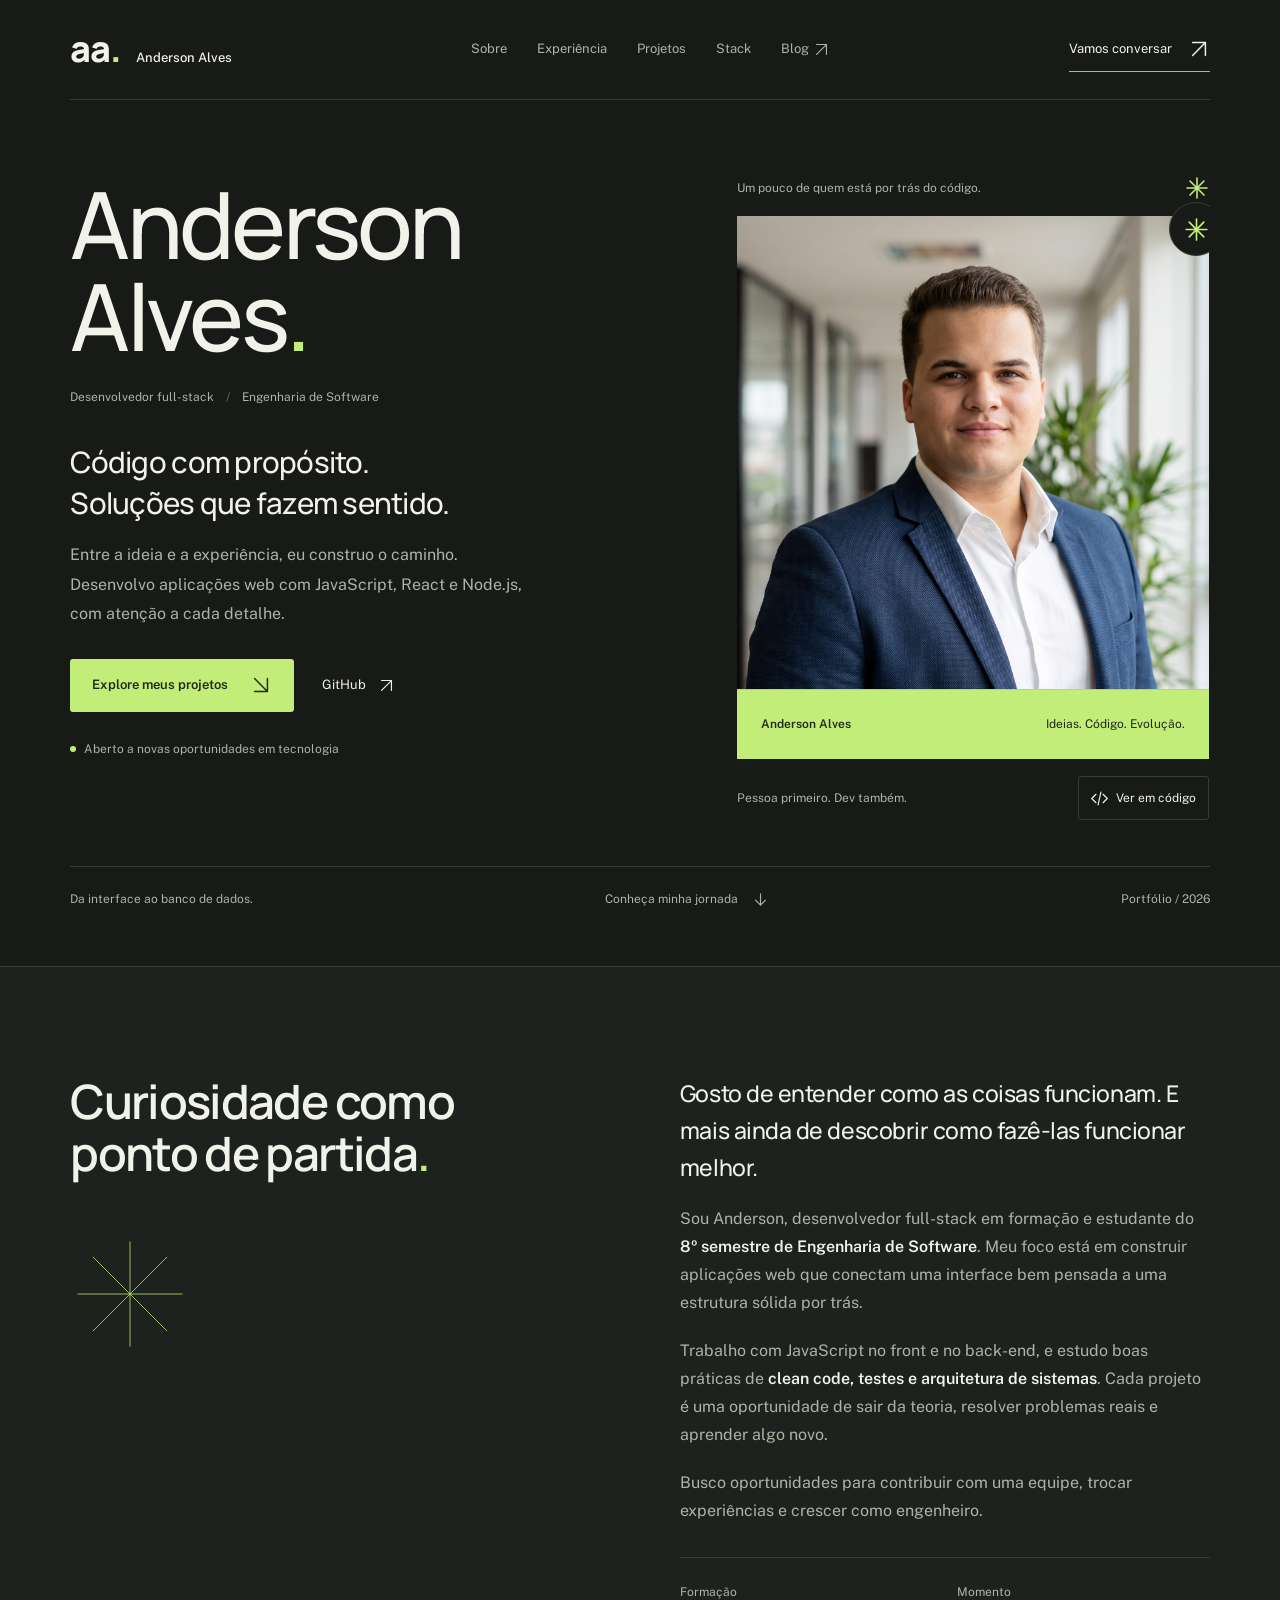
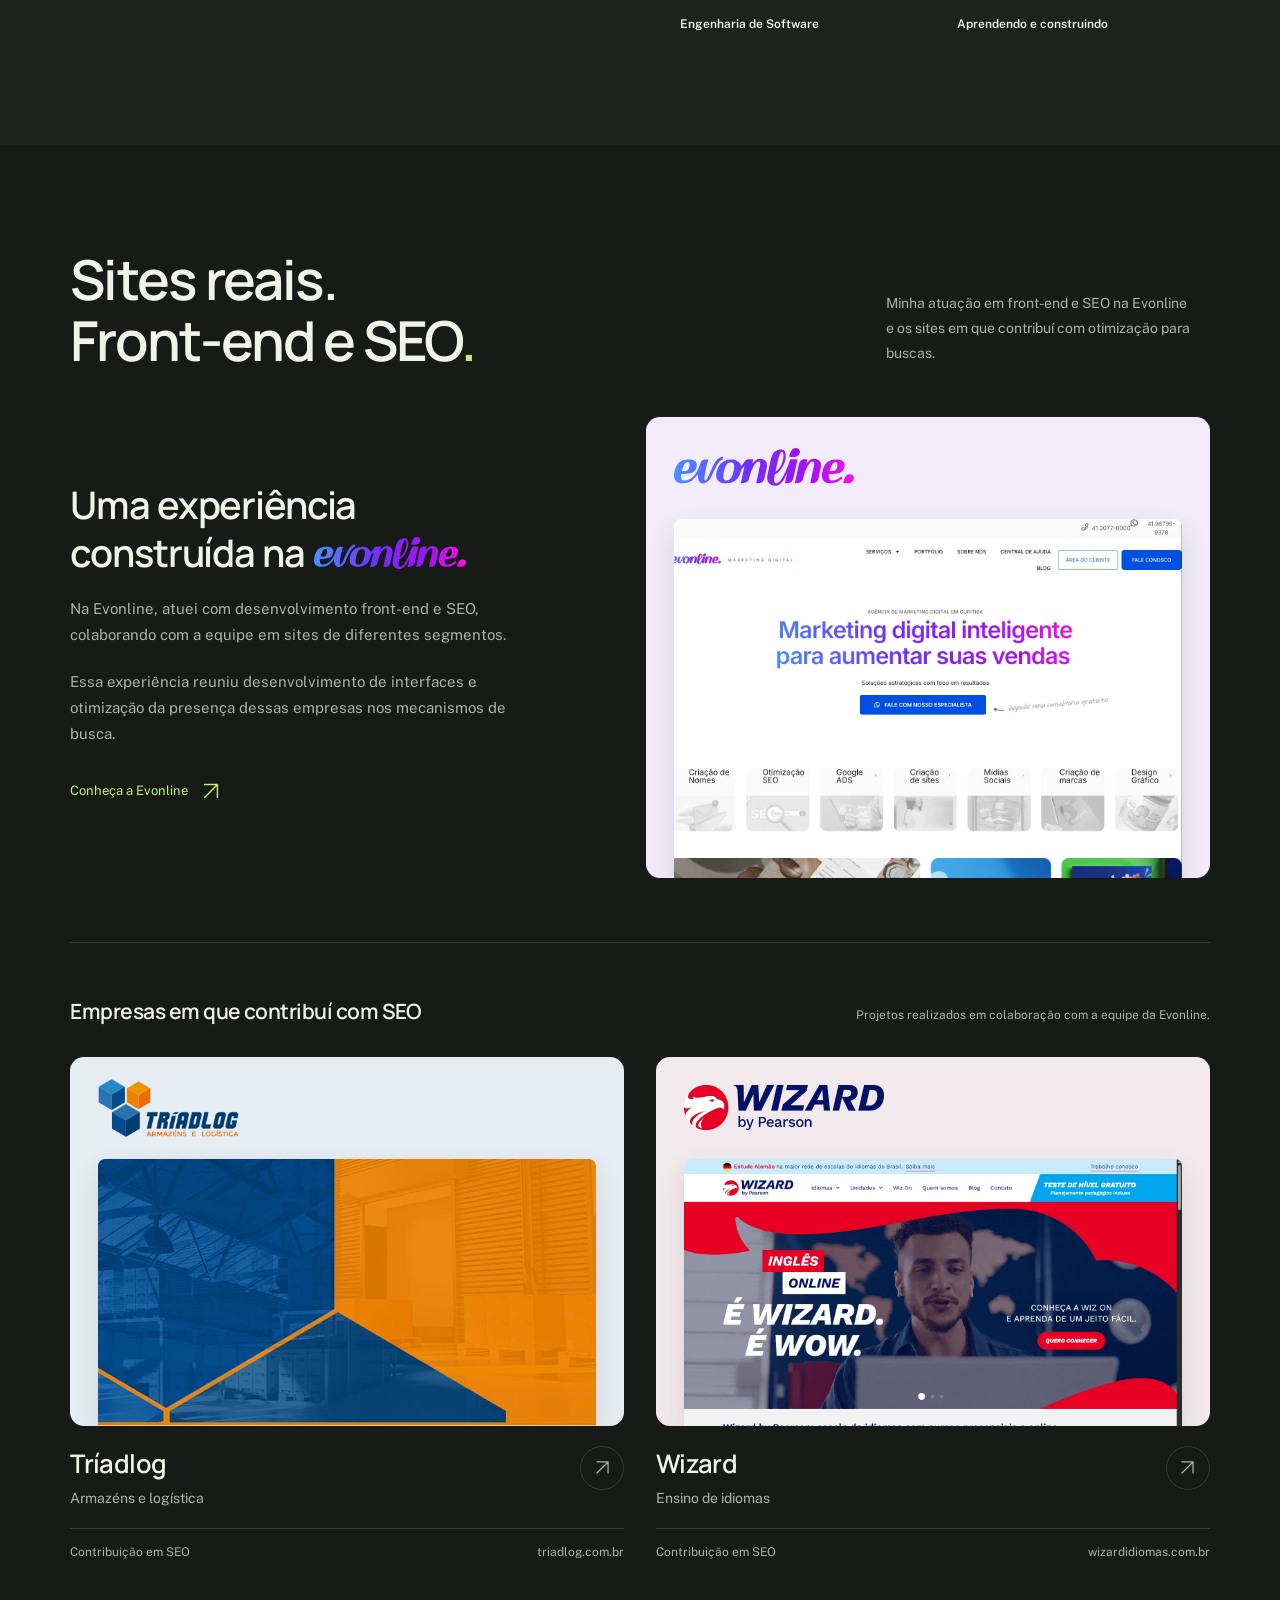
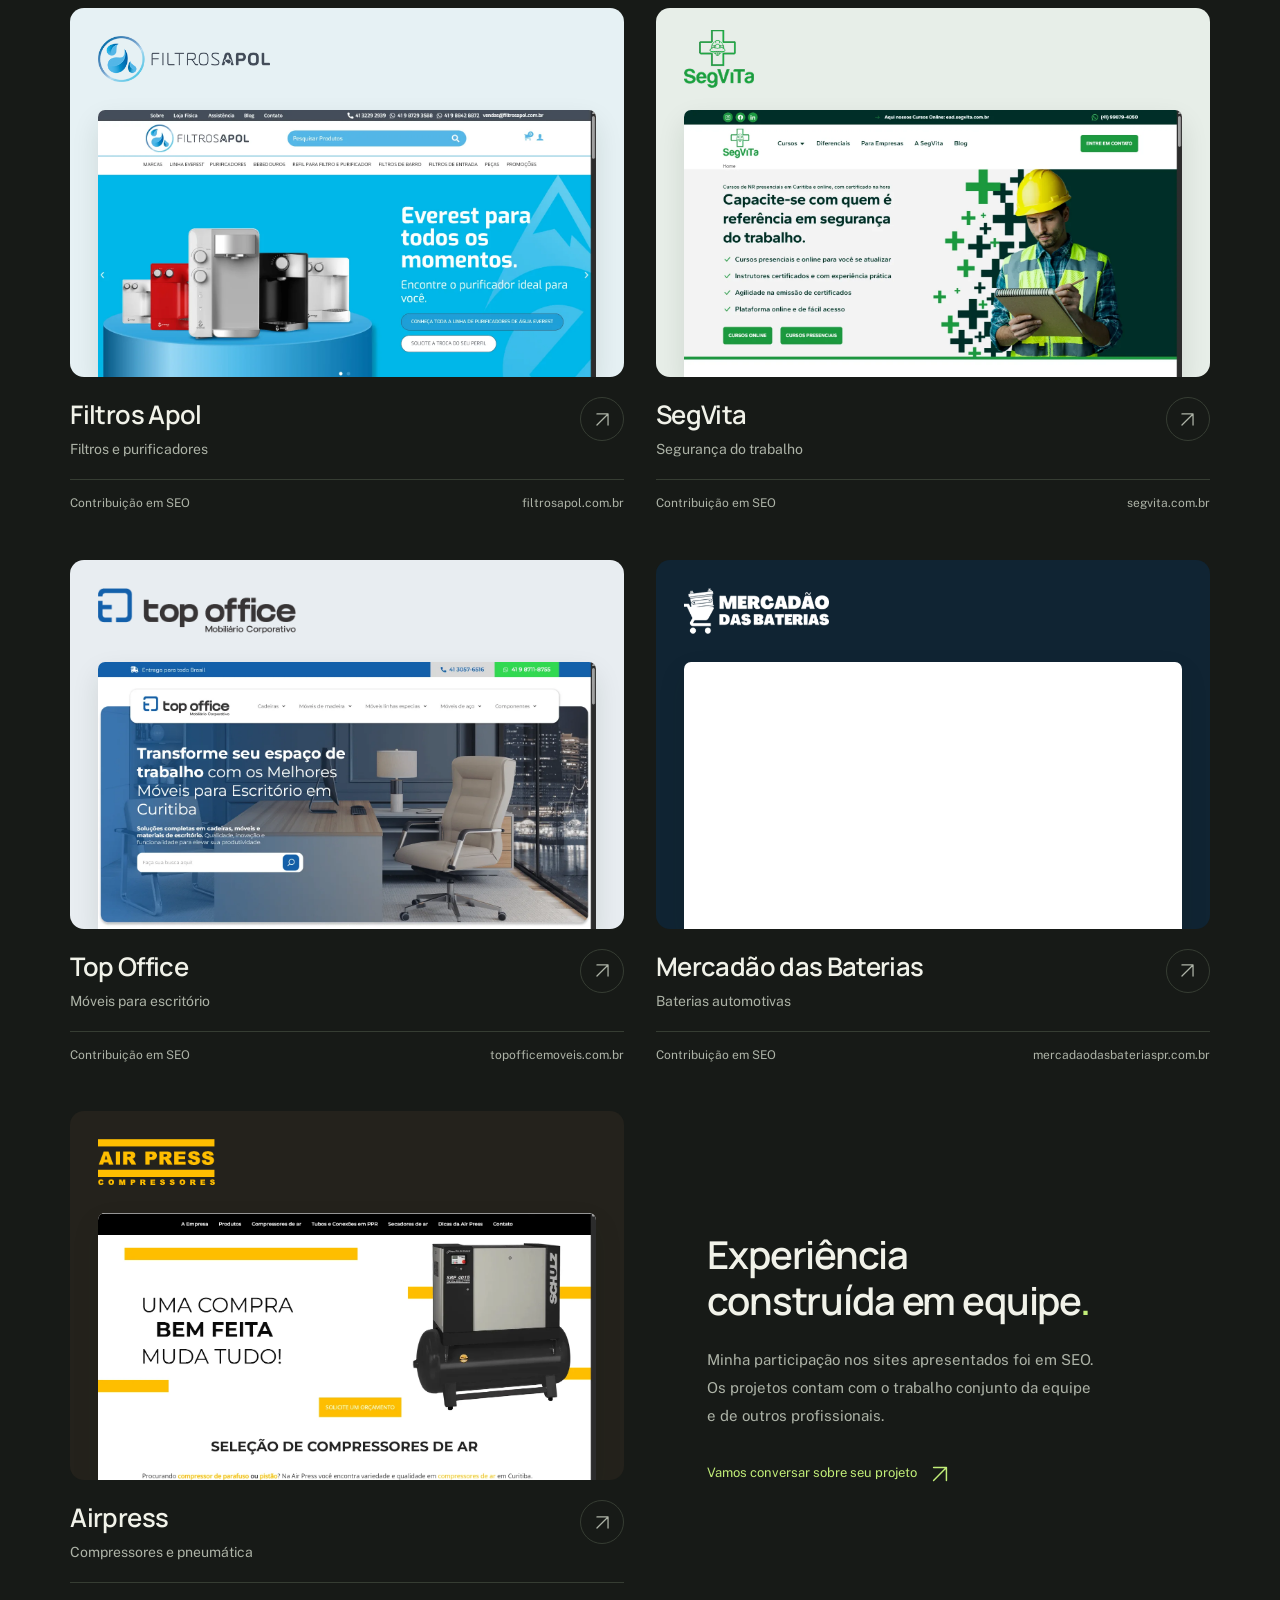
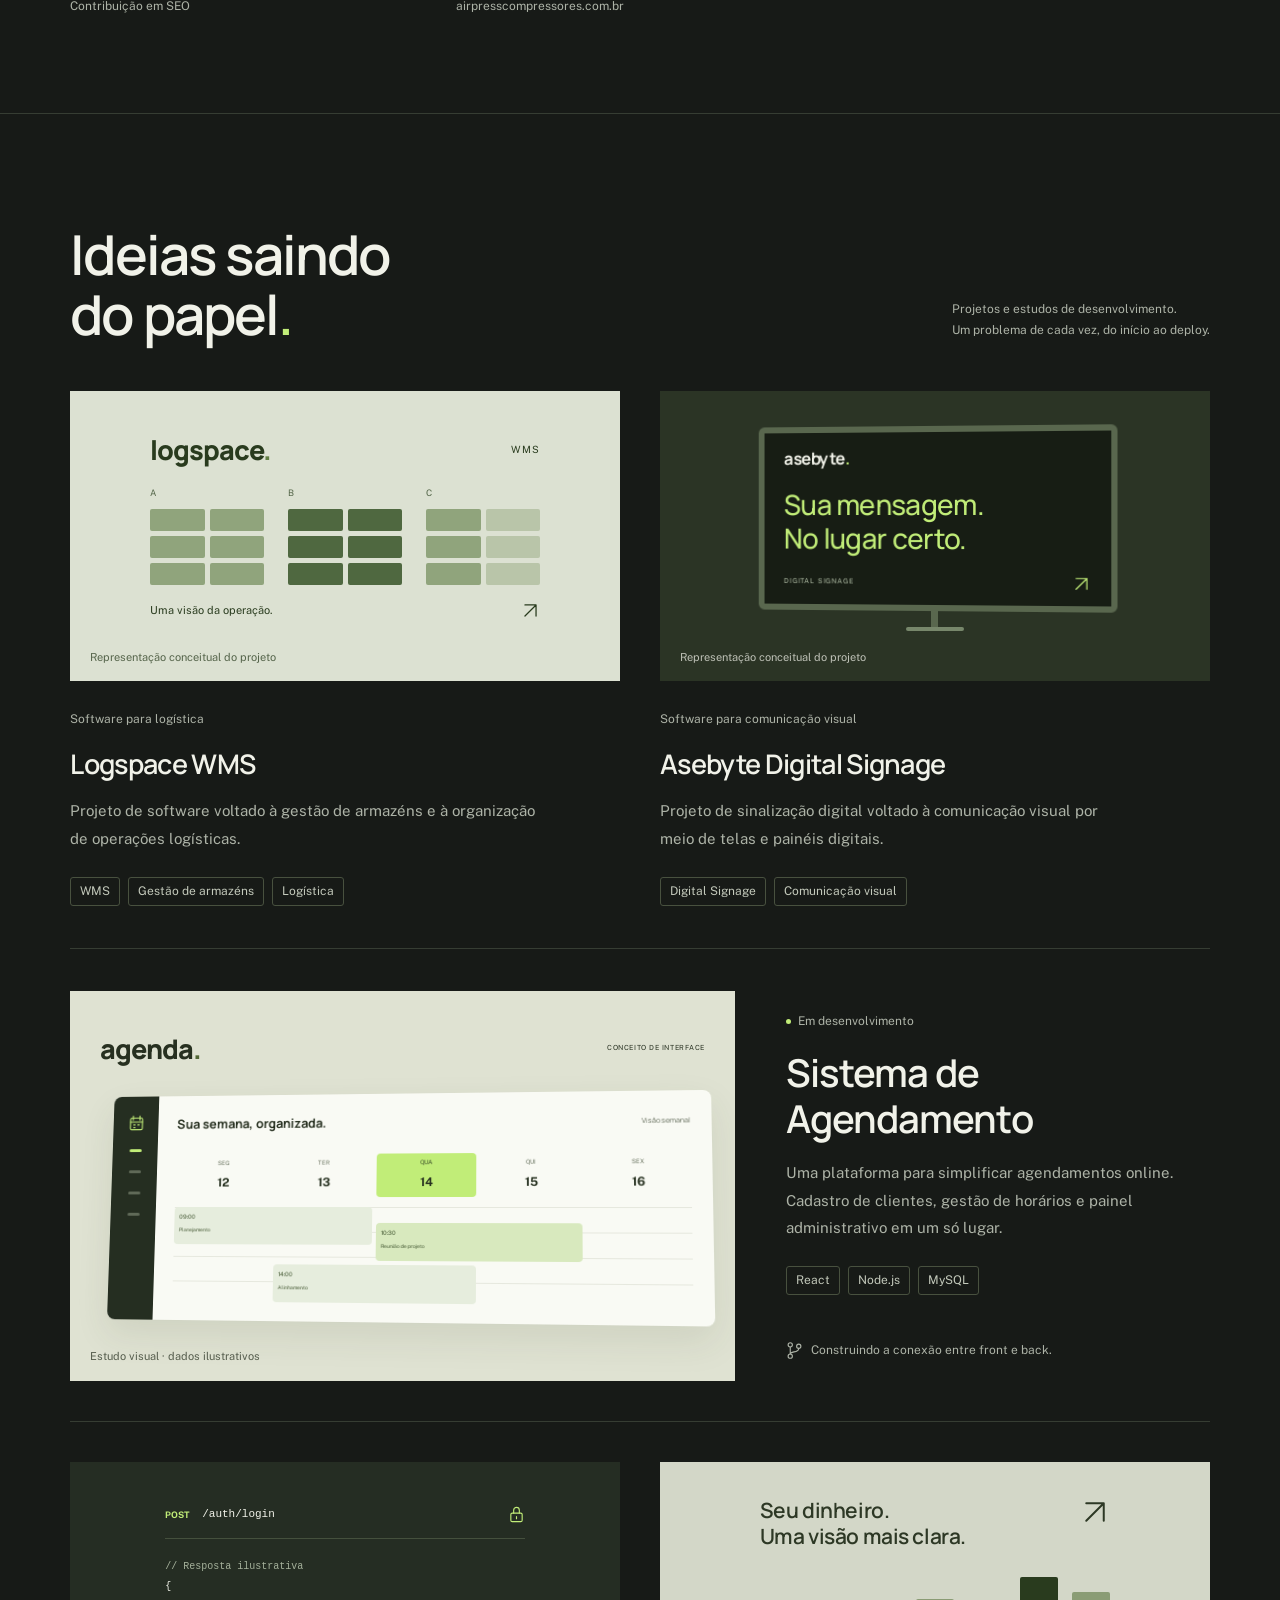
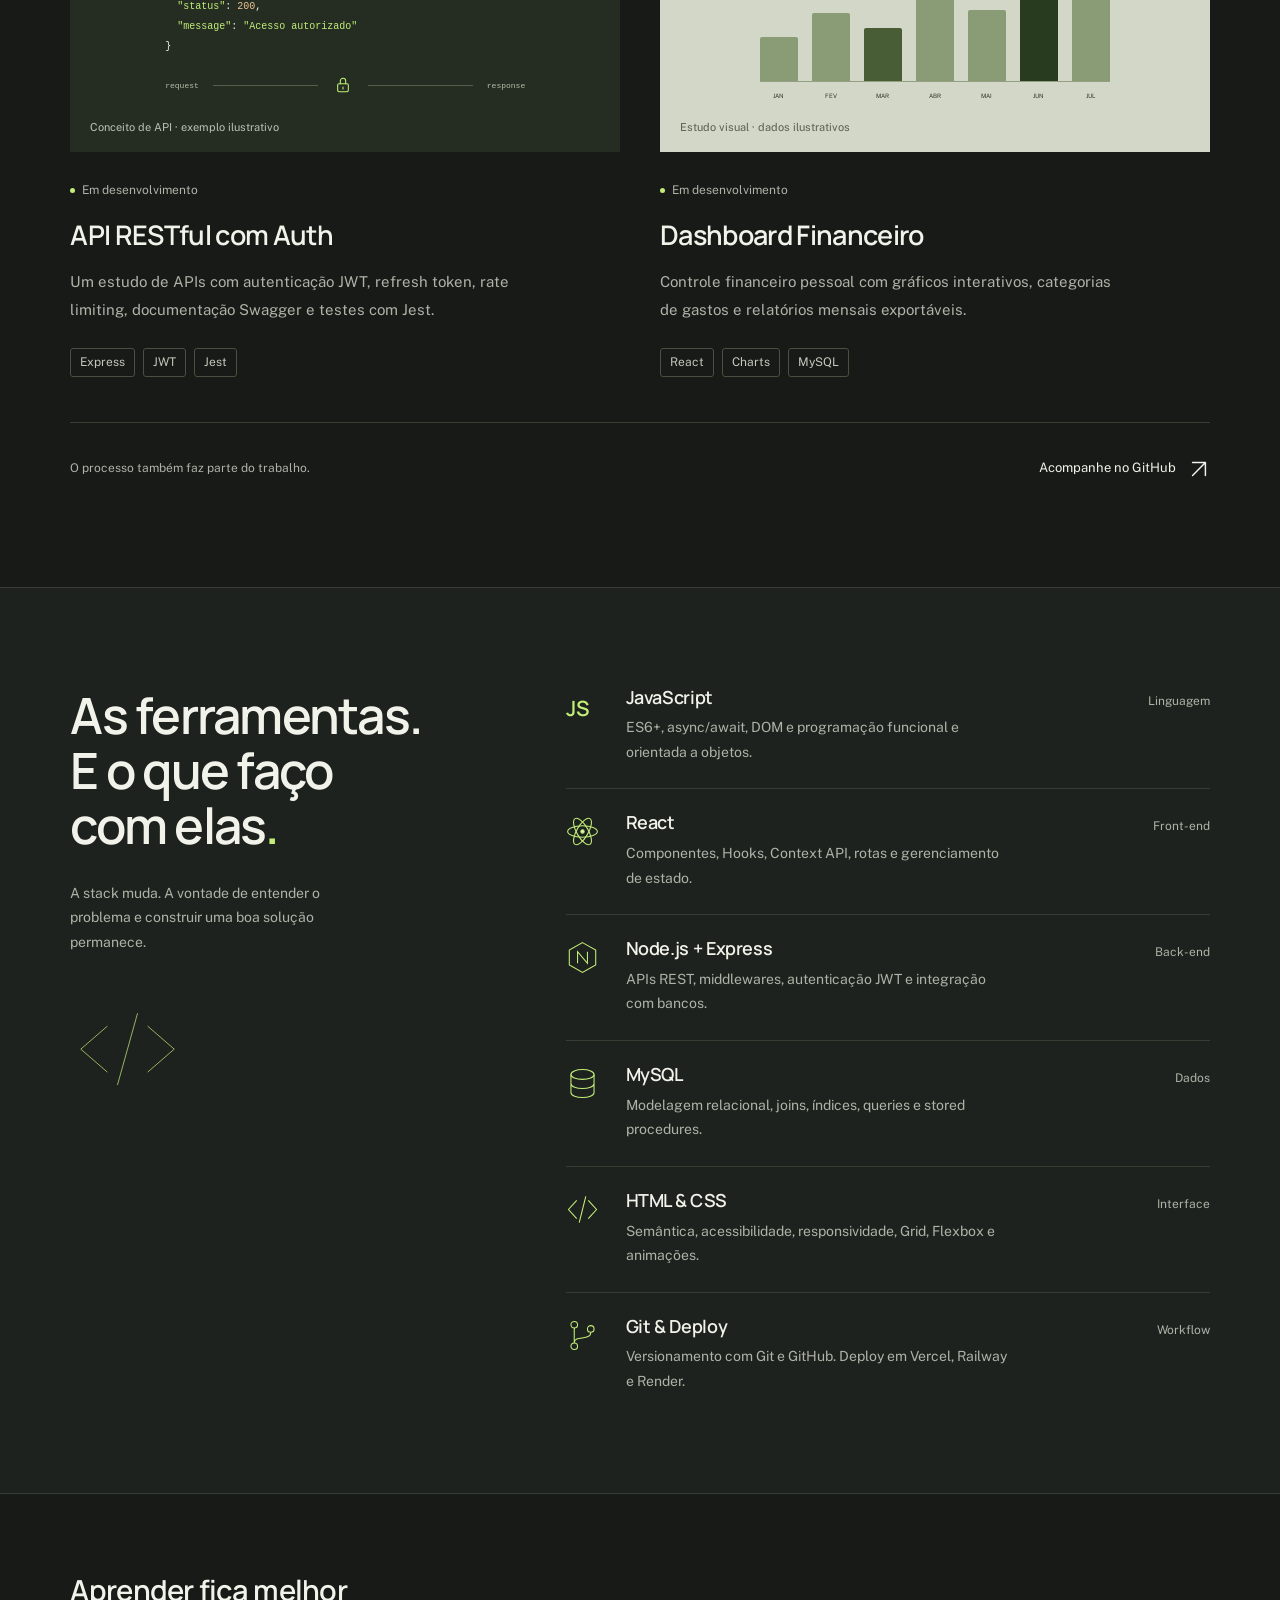
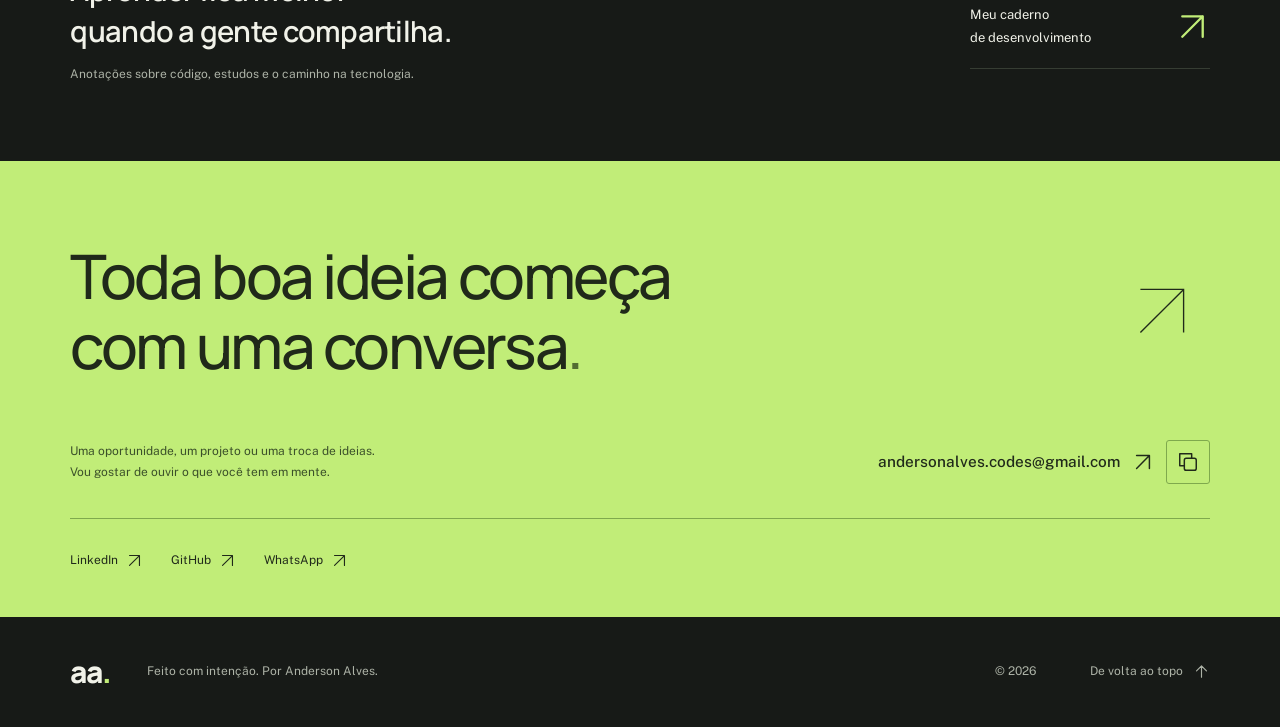
<file: index.html>
<!DOCTYPE html>
<html lang="pt-BR">
<head>
  <meta charset="UTF-8">
  <meta name="viewport" content="width=device-width, initial-scale=1.0">
  <meta name="description" content="Anderson Alves — desenvolvedor full-stack e estudante de Engenharia de Software. Projetos, ideias e experiências com JavaScript, React, Node.js e MySQL.">
  <meta name="theme-color" content="#171a17">
  <meta property="og:title" content="Anderson Alves — Software Developer">
  <meta property="og:description" content="Código com propósito. Conheça meus projetos, minha stack e minha jornada na Engenharia de Software.">
  <meta property="og:type" content="website">
  <meta property="og:locale" content="pt_BR">
  <title>Anderson Alves — Desenvolvedor de Software</title>
  <link rel="canonical" href="https://anderson-alves-portfolio.vercel.app/">
  <link rel="icon" href="assets/favicon.svg" type="image/svg+xml">
  <link rel="preload" href="assets/fonts/Manrope-Variable.ttf" as="font" type="font/ttf" crossorigin>
  <link rel="preload" href="assets/fonts/PublicSans-Variable.ttf" as="font" type="font/ttf" crossorigin>
  <link rel="stylesheet" href="style.css">
  <script async src="https://www.googletagmanager.com/gtag/js?id=G-TJ0EEB6J4Q"></script>
  <script>
    window.dataLayer = window.dataLayer || [];
    function gtag(){dataLayer.push(arguments);}
    gtag('js', new Date());
    gtag('config', 'G-TJ0EEB6J4Q');
  </script>
  <script src="script.js" defer></script>
</head>
<body>
  <a class="skip-link" href="#main">Pular para o conteúdo</a>
  <header class="site-header">
    <div class="nav-shell container">
      <a class="nav-logo" href="#hero" aria-label="Anderson Alves, início">aa<span class="logo-dot">.</span><span class="logo-caption">Anderson Alves</span></a>
      <nav class="main-nav" id="main-nav" aria-label="Navegação principal">
        <a href="#about">Sobre</a><a href="#experience">Experiência</a><a href="#projects">Projetos</a><a href="#skills">Stack</a>
        <a href="blog.html">Blog <svg class="icon small" aria-hidden="true"><use href="#arrow-up-right"/></svg></a>
      </nav>
      <a class="nav-contact" href="#contact">Vamos conversar <svg class="icon" aria-hidden="true"><use href="#arrow-up-right"/></svg></a>
      <button class="menu-toggle" type="button" aria-label="Abrir menu" aria-expanded="false" aria-controls="main-nav"><span></span><span></span></button>
    </div>
  </header>
  <main id="main">
    <section class="hero container" id="hero" aria-labelledby="hero-title">
      <div class="hero-copy">
        <h1 id="hero-title">Anderson<br>Alves<span class="accent">.</span></h1>
        <p class="hero-role">Desenvolvedor full-stack <span>/</span><br class="role-break"> Engenharia de Software</p>
        <p class="hero-intro">Código com propósito.<br>Soluções que fazem sentido.</p>
        <p class="hero-desc">Entre a ideia e a experiência, eu construo o caminho. Desenvolvo aplicações web com JavaScript, React e Node.js, com atenção a cada detalhe.</p>
        <div class="hero-cta"><a class="btn-primary" href="#projects">Explore meus projetos <svg class="icon" aria-hidden="true"><use href="#arrow-down-right"/></svg></a><a class="text-link" href="https://github.com/andersdev23" target="_blank" rel="noopener noreferrer">GitHub <svg class="icon small" aria-hidden="true"><use href="#arrow-up-right"/></svg></a></div>
        <p class="availability"><span class="status-dot" aria-hidden="true"></span>Aberto a novas oportunidades em tecnologia</p>
      </div>
      <div class="hero-art">
        <div class="profile-toolbar"><span>Um pouco de quem está por trás do código.</span><svg class="icon" aria-hidden="true"><use href="#asterisk"/></svg></div>
        <div class="profile-stage" id="profile-stage">
          <div class="portrait-panel" id="portrait-panel">
            <!-- FOTO DE PERFIL: mantenha o arquivo me-profile.jpg junto ao index.html no deploy. -->
            <img class="profile-image" src="me-profile.jpg" alt="Foto de Anderson Alves" width="2400" height="1792" fetchpriority="high">
            <div class="portrait-caption"><span>Anderson Alves</span><span>Ideias. Código. Evolução.</span></div>
          </div>
          <div class="code-panel" id="code-panel" hidden>
            <div class="code-file"><span class="code-file-dot"></span>anderson.js</div>
            <pre aria-label="Perfil de Anderson em JavaScript"><code><span class="code-muted">// Aprender. Construir. Repetir.</span>
<span class="code-key">const</span> anderson = {
  nome: <span class="code-string">'Anderson Alves'</span>,
  área: <span class="code-string">'Full-stack'</span>,
  formação: {
    curso: <span class="code-string">'Eng. de Software'</span>,
    semestre: <span class="code-number">8</span>
  },
  stack: [
    <span class="code-string">'JavaScript'</span>, <span class="code-string">'React'</span>,
    <span class="code-string">'Node.js'</span>, <span class="code-string">'MySQL'</span>
  ],
  próximoPasso: <span class="code-string">'Vamos conversar?'</span>
};</code></pre>
            <span class="code-note">Uma outra forma de me apresentar.</span>
          </div>
          <div class="profile-corner" aria-hidden="true"><svg class="icon"><use href="#asterisk"/></svg></div>
        </div>
        <div class="profile-bottom"><span class="profile-label">Pessoa primeiro. Dev também.</span><button class="view-toggle" type="button" aria-pressed="false" aria-controls="portrait-panel code-panel"><svg class="icon small" aria-hidden="true"><use href="#code"/></svg><span>Ver em código</span></button></div>
      </div>
      <div class="hero-baseline"><span>Da interface ao banco de dados.</span><a href="#about">Conheça minha jornada <svg class="icon small" aria-hidden="true"><use href="#arrow-down"/></svg></a><span class="baseline-year">Portfólio / 2026</span></div>
    </section>
    <section class="about-section" id="about" aria-labelledby="about-title">
      <div class="container about-grid">
        <div class="about-heading" data-reveal><h2 id="about-title">Curiosidade como<br>ponto de partida<span class="accent">.</span></h2><div class="about-mark" aria-hidden="true"><svg viewBox="0 0 160 160"><path d="M80 10v140M10 80h140M30.5 30.5l99 99m0-99-99 99"/></svg></div></div>
        <div class="about-content" data-reveal>
          <p class="large-copy">Gosto de entender como as coisas funcionam. E mais ainda de descobrir como fazê-las funcionar melhor.</p>
          <p>Sou Anderson, desenvolvedor full-stack em formação e estudante do <strong>8º semestre de Engenharia de Software</strong>. Meu foco está em construir aplicações web que conectam uma interface bem pensada a uma estrutura sólida por trás.</p>
          <p>Trabalho com JavaScript no front e no back-end, e estudo boas práticas de <strong>clean code, testes e arquitetura de sistemas</strong>. Cada projeto é uma oportunidade de sair da teoria, resolver problemas reais e aprender algo novo.</p>
          <p>Busco oportunidades para contribuir com uma equipe, trocar experiências e crescer como engenheiro.</p>
          <div class="about-facts"><div><span>Formação</span><strong>Engenharia de Software</strong></div><div><span>Momento</span><strong>Aprendendo e construindo</strong></div></div>
        </div>
      </div>
    </section>
    <section class="seo-section" id="experience" aria-labelledby="experience-title">
      <div class="container">
        <div class="section-heading seo-heading" data-reveal>
          <h2 id="experience-title">Sites reais.<br>Front-end e SEO<span class="accent">.</span></h2>
          <p>Minha atuação em front-end e SEO na Evonline<br> e os sites em que contribuí com otimização para buscas.</p>
        </div>
        <article class="seo-agency" aria-labelledby="seo-agency-title" data-reveal>
          <div class="seo-agency-copy">
            <h3 id="seo-agency-title">Uma experiência<br> construída na <img class="seo-inline-logo" src="assets/seo/evonline-logo.svg" alt="Evonline" width="139" height="30"></h3>
            <p>Na Evonline, atuei com desenvolvimento front-end e SEO, colaborando com a equipe em sites de diferentes segmentos.</p>
            <p>Essa experiência reuniu desenvolvimento de interfaces e otimização da presença dessas empresas nos mecanismos de busca.</p>
            <a class="text-link" href="https://www.evonline.com.br/" target="_blank" rel="noopener noreferrer">Conheça a Evonline <svg class="icon" aria-hidden="true"><use href="#arrow-up-right"/></svg><span class="seo-sr-only"> (abre em nova aba)</span></a>
          </div>
          <a class="seo-agency-art seo-art" href="https://www.evonline.com.br/" target="_blank" rel="noopener noreferrer" aria-label="Visitar o site da Evonline (abre em nova aba)">
            <span class="seo-brand-bar"><img class="seo-brand-logo" src="assets/seo/evonline-logo.svg" alt="" width="139" height="30" loading="lazy" decoding="async"></span>
              <span class="seo-site-preview"><img class="seo-site-image" src="assets/seo/evonline-site.webp" alt="" width="1440" height="1000" loading="lazy" decoding="async"></span>
          </a>
        </article>
        <div class="seo-work-heading"><h3>Empresas em que contribuí com SEO</h3><p>Projetos realizados em colaboração com a equipe da Evonline.</p></div>
        <ul class="seo-projects" aria-label="Sites com minha participação em SEO">
          <li class="seo-project" data-reveal>
            <a class="seo-project-link" href="https://www.triadlog.com.br/" target="_blank" rel="noopener noreferrer" aria-label="Visitar o site de Tríadlog (abre em nova aba)">
              <div class="seo-art seo-art-triadlog">
                <span class="seo-brand-bar"><img class="seo-brand-logo" src="assets/seo/triadlog-logo.png" alt="" width="211" height="87" loading="lazy" decoding="async"></span>
                <span class="seo-site-preview"><img class="seo-site-image" src="assets/seo/triadlog-photo.jpg" alt="" width="1920" height="448" loading="lazy" decoding="async"></span>
              </div>
              <div class="seo-project-caption"><div><h3>Tríadlog</h3><p>Armazéns e logística</p></div><span class="seo-project-arrow"><svg class="icon" aria-hidden="true"><use href="#arrow-up-right"/></svg></span></div>
              <div class="seo-project-meta"><span>Contribuição em SEO</span><span class="seo-project-domain">triadlog.com.br</span></div>
            </a>
          </li>
          <li class="seo-project" data-reveal>
            <a class="seo-project-link" href="https://wizardidiomas.com.br/" target="_blank" rel="noopener noreferrer" aria-label="Visitar o site de Wizard (abre em nova aba)">
              <div class="seo-art seo-art-wizard">
                <span class="seo-brand-bar"><img class="seo-brand-logo" src="assets/seo/wizard-logo.webp" alt="" width="800" height="177" loading="lazy" decoding="async"></span>
                <span class="seo-site-preview"><img class="seo-site-image" src="assets/seo/wizard-site.webp" alt="" width="1440" height="1000" loading="lazy" decoding="async"></span>
              </div>
              <div class="seo-project-caption"><div><h3>Wizard</h3><p>Ensino de idiomas</p></div><span class="seo-project-arrow"><svg class="icon" aria-hidden="true"><use href="#arrow-up-right"/></svg></span></div>
              <div class="seo-project-meta"><span>Contribuição em SEO</span><span class="seo-project-domain">wizardidiomas.com.br</span></div>
            </a>
          </li>
          <li class="seo-project" data-reveal>
            <a class="seo-project-link" href="https://filtrosapol.com.br/" target="_blank" rel="noopener noreferrer" aria-label="Visitar o site de Filtros Apol (abre em nova aba)">
              <div class="seo-art seo-art-filtros-apol">
                <span class="seo-brand-bar"><img class="seo-brand-logo" src="assets/seo/filtros-apol-logo.png" alt="" width="298" height="80" loading="lazy" decoding="async"></span>
                <span class="seo-site-preview"><img class="seo-site-image" src="assets/seo/filtros-apol-site.webp" alt="" width="1440" height="1000" loading="lazy" decoding="async"></span>
              </div>
              <div class="seo-project-caption"><div><h3>Filtros Apol</h3><p>Filtros e purificadores</p></div><span class="seo-project-arrow"><svg class="icon" aria-hidden="true"><use href="#arrow-up-right"/></svg></span></div>
              <div class="seo-project-meta"><span>Contribuição em SEO</span><span class="seo-project-domain">filtrosapol.com.br</span></div>
            </a>
          </li>
          <li class="seo-project" data-reveal>
            <a class="seo-project-link" href="https://segvita.com.br/" target="_blank" rel="noopener noreferrer" aria-label="Visitar o site de SegVita (abre em nova aba)">
              <div class="seo-art seo-art-segvita">
                <span class="seo-brand-bar"><img class="seo-brand-logo" src="assets/seo/segvita-logo.png" alt="" width="102" height="85" loading="lazy" decoding="async"></span>
                <span class="seo-site-preview"><img class="seo-site-image" src="assets/seo/segvita-site.webp" alt="" width="1440" height="1000" loading="lazy" decoding="async"></span>
              </div>
              <div class="seo-project-caption"><div><h3>SegVita</h3><p>Segurança do trabalho</p></div><span class="seo-project-arrow"><svg class="icon" aria-hidden="true"><use href="#arrow-up-right"/></svg></span></div>
              <div class="seo-project-meta"><span>Contribuição em SEO</span><span class="seo-project-domain">segvita.com.br</span></div>
            </a>
          </li>
          <li class="seo-project" data-reveal>
            <a class="seo-project-link" href="https://www.topofficemoveis.com.br/" target="_blank" rel="noopener noreferrer" aria-label="Visitar o site de Top Office (abre em nova aba)">
              <div class="seo-art seo-art-top-office">
                <span class="seo-brand-bar"><img class="seo-brand-logo" src="assets/seo/top-office-logo.png" alt="" width="249" height="58" loading="lazy" decoding="async"></span>
                <span class="seo-site-preview"><img class="seo-site-image" src="assets/seo/top-office-site.webp" alt="" width="1440" height="1000" loading="lazy" decoding="async"></span>
              </div>
              <div class="seo-project-caption"><div><h3>Top Office</h3><p>Móveis para escritório</p></div><span class="seo-project-arrow"><svg class="icon" aria-hidden="true"><use href="#arrow-up-right"/></svg></span></div>
              <div class="seo-project-meta"><span>Contribuição em SEO</span><span class="seo-project-domain">topofficemoveis.com.br</span></div>
            </a>
          </li>
          <li class="seo-project" data-reveal>
            <a class="seo-project-link" href="https://mercadaodasbateriaspr.com.br/" target="_blank" rel="noopener noreferrer" aria-label="Visitar o site de Mercadão das Baterias (abre em nova aba)">
              <div class="seo-art seo-art-mercadao-baterias">
                <span class="seo-brand-bar"><img class="seo-brand-logo" src="assets/seo/mercadao-baterias-logo.png" alt="" width="258" height="82" loading="lazy" decoding="async"></span>
                <span class="seo-site-preview"><img class="seo-site-image" src="assets/seo/mercadao-baterias-site.webp" alt="" width="1440" height="1000" loading="lazy" decoding="async"></span>
              </div>
              <div class="seo-project-caption"><div><h3>Mercadão das Baterias</h3><p>Baterias automotivas</p></div><span class="seo-project-arrow"><svg class="icon" aria-hidden="true"><use href="#arrow-up-right"/></svg></span></div>
              <div class="seo-project-meta"><span>Contribuição em SEO</span><span class="seo-project-domain">mercadaodasbateriaspr.com.br</span></div>
            </a>
          </li>
          <li class="seo-project" data-reveal>
            <a class="seo-project-link" href="https://www.airpresscompressores.com.br/" target="_blank" rel="noopener noreferrer" aria-label="Visitar o site de Airpress (abre em nova aba)">
              <div class="seo-art seo-art-airpress">
                <span class="seo-brand-bar"><img class="seo-brand-logo" src="assets/seo/airpress-logo.png" alt="" width="175" height="69" loading="lazy" decoding="async"></span>
                <span class="seo-site-preview"><img class="seo-site-image" src="assets/seo/airpress-site.webp" alt="" width="1440" height="1000" loading="lazy" decoding="async"></span>
              </div>
              <div class="seo-project-caption"><div><h3>Airpress</h3><p>Compressores e pneumática</p></div><span class="seo-project-arrow"><svg class="icon" aria-hidden="true"><use href="#arrow-up-right"/></svg></span></div>
              <div class="seo-project-meta"><span>Contribuição em SEO</span><span class="seo-project-domain">airpresscompressores.com.br</span></div>
            </a>
          </li>
          <li class="seo-gallery-note">
            <h3>Experiência<br>construída em equipe<span class="accent">.</span></h3>
            <p>Minha participação nos sites apresentados foi em SEO. Os projetos contam com o trabalho conjunto da equipe e de outros profissionais.</p>
            <a class="text-link" href="#contact">Vamos conversar sobre seu projeto <svg class="icon" aria-hidden="true"><use href="#arrow-up-right"/></svg></a>
          </li>
        </ul>
      </div>
    </section>
    <section class="projects-section container" id="projects" aria-labelledby="projects-title">
      <div class="section-heading" data-reveal><h2 id="projects-title">Ideias saindo<br>do papel<span class="accent">.</span></h2><p>Projetos e estudos de desenvolvimento.<br>Um problema de cada vez, do início ao deploy.</p></div>
      <div class="project-pair project-highlights">
        <article class="project-secondary" id="logspace-wms" data-reveal>
          <div class="project-visual wms-visual">
            <div class="warehouse-preview" aria-hidden="true">
              <div class="warehouse-heading"><span>logspace<span class="warehouse-dot">.</span></span><span>WMS</span></div>
              <div class="warehouse-plan">
                <div class="warehouse-aisle"><span>A</span><div><i></i><i></i><i></i><i></i><i></i><i></i></div></div>
                <div class="warehouse-aisle"><span>B</span><div><i></i><i></i><i></i><i></i><i></i><i></i></div></div>
                <div class="warehouse-aisle"><span>C</span><div><i></i><i></i><i></i><i></i><i></i><i></i></div></div>
              </div>
              <div class="warehouse-baseline"><span>Uma visão da operação.</span><svg class="icon"><use href="#arrow-up-right"/></svg></div>
            </div>
            <span class="preview-caption">Representação conceitual do projeto</span>
          </div>
          <div class="project-info">
            <span class="project-category">Software para logística</span>
            <h3>Logspace WMS</h3>
            <p>Projeto de software voltado à gestão de armazéns e à organização de operações logísticas.</p>
            <ul class="tech-tags" aria-label="Áreas do projeto Logspace WMS"><li>WMS</li><li>Gestão de armazéns</li><li>Logística</li></ul>
            <!-- LOGSPACE WMS: adicionar o link do projeto ou repositório aqui quando estiver disponível. -->
          </div>
        </article>
        <article class="project-secondary" id="asebyte-digital-signage" data-reveal>
          <div class="project-visual signage-visual">
            <div class="signage-preview" aria-hidden="true">
              <div class="signage-screen">
                <div class="signage-brand">asebyte<span>.</span></div>
                <div class="signage-message">Sua mensagem.<br>No lugar certo.</div>
                <div class="signage-screen-footer"><span>DIGITAL SIGNAGE</span><svg class="icon"><use href="#arrow-up-right"/></svg></div>
              </div>
              <div class="signage-stand"></div>
              <div class="signage-base"></div>
            </div>
            <span class="preview-caption">Representação conceitual do projeto</span>
          </div>
          <div class="project-info">
            <span class="project-category">Software para comunicação visual</span>
            <h3>Asebyte Digital Signage</h3>
            <p>Projeto de sinalização digital voltado à comunicação visual por meio de telas e painéis digitais.</p>
            <ul class="tech-tags" aria-label="Áreas do projeto Asebyte Digital Signage"><li>Digital Signage</li><li>Comunicação visual</li></ul>
            <!-- ASEBYTE DIGITAL SIGNAGE: adicionar o link do projeto ou repositório aqui quando estiver disponível. -->
          </div>
        </article>
      </div>
      <article class="project-feature" data-reveal>
        <div class="project-visual scheduling-visual">
          <div class="preview-topline"><span>agenda<span class="accent">.</span></span><span>CONCEITO DE INTERFACE</span></div>
          <div class="agenda-preview" aria-hidden="true"><div class="agenda-sidebar"><svg class="icon"><use href="#calendar"/></svg><span class="sidebar-line active"></span><span class="sidebar-line"></span><span class="sidebar-line"></span><span class="sidebar-line"></span></div><div class="agenda-main"><div class="agenda-title">Sua semana, organizada.<span>Visão semanal</span></div><div class="calendar-days"><span>SEG<b>12</b></span><span>TER<b>13</b></span><span class="selected">QUA<b>14</b></span><span>QUI<b>15</b></span><span>SEX<b>16</b></span></div><div class="calendar-slots"><div class="slot slot-one">09:00<span>Planejamento</span></div><div class="slot slot-two">10:30<span>Reunião de projeto</span></div><div class="slot slot-three">14:00<span>Alinhamento</span></div></div></div></div>
          <span class="preview-caption">Estudo visual · dados ilustrativos</span>
        </div>
        <div class="project-info"><span class="project-state"><span aria-hidden="true"></span>Em desenvolvimento</span><h3>Sistema de<br>Agendamento</h3><p>Uma plataforma para simplificar agendamentos online. Cadastro de clientes, gestão de horários e painel administrativo em um só lugar.</p><ul class="tech-tags" aria-label="Tecnologias do projeto"><li>React</li><li>Node.js</li><li>MySQL</li></ul><div class="project-footnote"><svg class="icon small" aria-hidden="true"><use href="#git-branch"/></svg>Construindo a conexão entre front e back.</div></div>
      </article>
      <div class="project-pair">
        <article class="project-secondary" data-reveal><div class="project-visual api-visual"><div class="api-demo" aria-label="Exemplo ilustrativo de uma requisição autenticada"><div class="api-demo-title"><span class="method">POST</span><code>/auth/login</code><svg class="icon small" aria-hidden="true"><use href="#lock"/></svg></div><pre><code><span class="code-muted">// Resposta ilustrativa</span>
{
  <span class="code-string">"status"</span>: <span class="code-number">200</span>,
  <span class="code-string">"message"</span>: <span class="code-string">"Acesso autorizado"</span>
}</code></pre><div class="api-flow" aria-hidden="true"><span>request</span><i></i><svg class="icon"><use href="#lock"/></svg><i></i><span>response</span></div></div><span class="preview-caption">Conceito de API · exemplo ilustrativo</span></div><div class="project-info"><span class="project-state"><span aria-hidden="true"></span>Em desenvolvimento</span><h3>API RESTful com Auth</h3><p>Um estudo de APIs com autenticação JWT, refresh token, rate limiting, documentação Swagger e testes com Jest.</p><ul class="tech-tags" aria-label="Tecnologias do projeto"><li>Express</li><li>JWT</li><li>Jest</li></ul></div></article>
        <article class="project-secondary" data-reveal><div class="project-visual finance-visual"><div class="finance-demo" aria-hidden="true"><div class="finance-demo-header"><span>Seu dinheiro.<br>Uma visão mais clara.</span><svg class="icon"><use href="#arrow-up-right"/></svg></div><div class="finance-chart"><span style="--bar:38%"></span><span style="--bar:59%"></span><span style="--bar:46%"></span><span style="--bar:72%"></span><span style="--bar:62%"></span><span style="--bar:91%"></span><span style="--bar:78%"></span></div><div class="chart-months"><span>JAN</span><span>FEV</span><span>MAR</span><span>ABR</span><span>MAI</span><span>JUN</span><span>JUL</span></div></div><span class="preview-caption">Estudo visual · dados ilustrativos</span></div><div class="project-info"><span class="project-state"><span aria-hidden="true"></span>Em desenvolvimento</span><h3>Dashboard Financeiro</h3><p>Controle financeiro pessoal com gráficos interativos, categorias de gastos e relatórios mensais exportáveis.</p><ul class="tech-tags" aria-label="Tecnologias do projeto"><li>React</li><li>Charts</li><li>MySQL</li></ul></div></article>
      </div>
      <div class="projects-outro"><p>O processo também faz parte do trabalho.</p><a class="text-link" href="https://github.com/andersdev23" target="_blank" rel="noopener noreferrer">Acompanhe no GitHub <svg class="icon" aria-hidden="true"><use href="#arrow-up-right"/></svg></a></div>
    </section>
    <section class="skills-section" id="skills" aria-labelledby="skills-title"><div class="container skills-layout">
      <div class="skills-heading" data-reveal><h2 id="skills-title">As ferramentas.<br>E o que faço<br>com elas<span class="accent">.</span></h2><p>A stack muda. A vontade de entender o problema e construir uma boa solução permanece.</p><svg class="stack-symbol" viewBox="0 0 160 120" fill="none" aria-hidden="true"><path d="m52 28-37 32 37 32m56-64 37 32-37 32M94 10l-28 100"/></svg></div>
      <div class="skill-list">
        <div class="skill-row" data-reveal><span class="skill-monogram">JS</span><div><h3>JavaScript</h3><p>ES6+, async/await, DOM e programação funcional e orientada a objetos.</p></div><span class="skill-domain">Linguagem</span></div>
        <div class="skill-row" data-reveal><svg class="skill-svg" viewBox="0 0 40 40" fill="none" aria-hidden="true"><ellipse cx="20" cy="20" rx="18" ry="7"/><ellipse cx="20" cy="20" rx="18" ry="7" transform="rotate(60 20 20)"/><ellipse cx="20" cy="20" rx="18" ry="7" transform="rotate(120 20 20)"/><circle cx="20" cy="20" r="2" fill="currentColor"/></svg><div><h3>React</h3><p>Componentes, Hooks, Context API, rotas e gerenciamento de estado.</p></div><span class="skill-domain">Front-end</span></div>
        <div class="skill-row" data-reveal><svg class="skill-svg" viewBox="0 0 40 40" fill="none" aria-hidden="true"><path d="m20 2 16 9v18l-16 9-16-9V11Z"/><path d="M14 27V13l12 14V13"/></svg><div><h3>Node.js + Express</h3><p>APIs REST, middlewares, autenticação JWT e integração com bancos.</p></div><span class="skill-domain">Back-end</span></div>
        <div class="skill-row" data-reveal><svg class="skill-svg" viewBox="0 0 40 40" fill="none" aria-hidden="true"><ellipse cx="20" cy="9" rx="14" ry="6"/><path d="M6 9v22c0 8 28 8 28 0V9M6 20c0 8 28 8 28 0"/></svg><div><h3>MySQL</h3><p>Modelagem relacional, joins, índices, queries e stored procedures.</p></div><span class="skill-domain">Dados</span></div>
        <div class="skill-row" data-reveal><svg class="skill-svg" viewBox="0 0 40 40" fill="none" aria-hidden="true"><path d="m13 9-10 11 10 11m14-22 10 11-10 11M24 4l-8 32"/></svg><div><h3>HTML & CSS</h3><p>Semântica, acessibilidade, responsividade, Grid, Flexbox e animações.</p></div><span class="skill-domain">Interface</span></div>
        <div class="skill-row" data-reveal><svg class="skill-svg" viewBox="0 0 40 40" fill="none" aria-hidden="true"><circle cx="10" cy="7" r="4"/><circle cx="30" cy="12" r="4"/><circle cx="10" cy="33" r="4"/><path d="M10 11v18m20-13c0 11-20 3-20 13"/></svg><div><h3>Git & Deploy</h3><p>Versionamento com Git e GitHub. Deploy em Vercel, Railway e Render.</p></div><span class="skill-domain">Workflow</span></div>
      </div>
    </div></section>
    <section class="journal-section container" aria-labelledby="journal-title" data-reveal><div><h2 id="journal-title">Aprender fica melhor<br>quando a gente compartilha.</h2><p>Anotações sobre código, estudos e o caminho na tecnologia.</p></div><a href="blog.html" class="journal-link"><span>Meu caderno<br>de desenvolvimento</span><svg class="icon" aria-hidden="true"><use href="#arrow-up-right"/></svg></a></section>
    <section class="contact-section" id="contact" aria-labelledby="contact-title"><div class="container">
      <div class="contact-heading" data-reveal><h2 id="contact-title">Toda boa ideia começa<br>com uma conversa<span>.</span></h2><a class="contact-arrow" href="mailto:andersonalves.codes@gmail.com" aria-label="Enviar um e-mail para Anderson"><svg viewBox="0 0 80 80" fill="none" aria-hidden="true"><path d="M16 64 64 16M16 16h48v48"/></svg></a></div>
      <div class="contact-bottom"><p>Uma oportunidade, um projeto ou uma troca de ideias.<br>Vou gostar de ouvir o que você tem em mente.</p><a href="mailto:andersonalves.codes@gmail.com" class="email-link">andersonalves.codes@gmail.com <svg class="icon" aria-hidden="true"><use href="#arrow-up-right"/></svg></a><button class="copy-email" type="button" aria-label="Copiar endereço de e-mail"><svg class="icon" aria-hidden="true"><use href="#copy"/></svg></button></div>
      <div class="contact-socials"><a href="https://www.linkedin.com/in/anderson-a-983170114" target="_blank" rel="noopener noreferrer">LinkedIn <svg class="icon small" aria-hidden="true"><use href="#arrow-up-right"/></svg></a><a href="https://github.com/andersdev23" target="_blank" rel="noopener noreferrer">GitHub <svg class="icon small" aria-hidden="true"><use href="#arrow-up-right"/></svg></a><a href="https://wa.me/5541988114903?text=Ol%C3%A1%2C%20Anderson!%20Vi%20seu%20portf%C3%B3lio%20e%20gostaria%20de%20conversar." target="_blank" rel="noopener noreferrer">WhatsApp <svg class="icon small" aria-hidden="true"><use href="#arrow-up-right"/></svg></a></div>
    </div></section>
  </main>
  <footer class="site-footer container"><a class="nav-logo" href="#hero" aria-label="Voltar ao início">aa<span class="logo-dot">.</span></a><p>Feito com intenção. Por Anderson Alves.</p><span>© <span data-year>2026</span></span><a href="#hero" class="back-to-top">De volta ao topo <svg class="icon small" aria-hidden="true"><use href="#arrow-up"/></svg></a></footer>
  <div class="toast" role="status" aria-live="polite"></div>
  <svg class="svg-library" xmlns="http://www.w3.org/2000/svg" aria-hidden="true"><defs>
    <symbol id="arrow-up-right" viewBox="0 0 24 24"><path d="M5 19 19 5M5 5h14v14"/></symbol><symbol id="arrow-down-right" viewBox="0 0 24 24"><path d="m5 5 14 14M5 19h14V5"/></symbol><symbol id="arrow-down" viewBox="0 0 24 24"><path d="M12 4v16m-7-7 7 7 7-7"/></symbol><symbol id="arrow-up" viewBox="0 0 24 24"><path d="M12 20V4m-7 7 7-7 7 7"/></symbol><symbol id="asterisk" viewBox="0 0 24 24"><path d="M12 2v20M2 12h20M5 5l14 14M5 19 19 5"/></symbol><symbol id="code" viewBox="0 0 24 24"><path d="m7 6-6 6 6 6m10-12 6 6-6 6M14 3l-4 18"/></symbol><symbol id="calendar" viewBox="0 0 24 24"><rect x="3" y="5" width="18" height="17" rx="2"/><path d="M7 2v6m10-6v6M3 11h18m-13 4h2m4 0h2m-8 4h2"/></symbol><symbol id="lock" viewBox="0 0 24 24"><rect x="4" y="10" width="16" height="12" rx="2"/><path d="M8 10V6a4 4 0 0 1 8 0v4m-4 5v3"/></symbol><symbol id="git-branch" viewBox="0 0 24 24"><circle cx="6" cy="4" r="3"/><circle cx="6" cy="20" r="3"/><circle cx="18" cy="6" r="3"/><path d="M6 7v10m12-8c0 7-12 3-12 8"/></symbol><symbol id="copy" viewBox="0 0 24 24"><rect x="8" y="8" width="13" height="13" rx="2"/><path d="M16 8V3H3v13h5"/></symbol>
  </defs></svg>
</body>
</html>
</file>
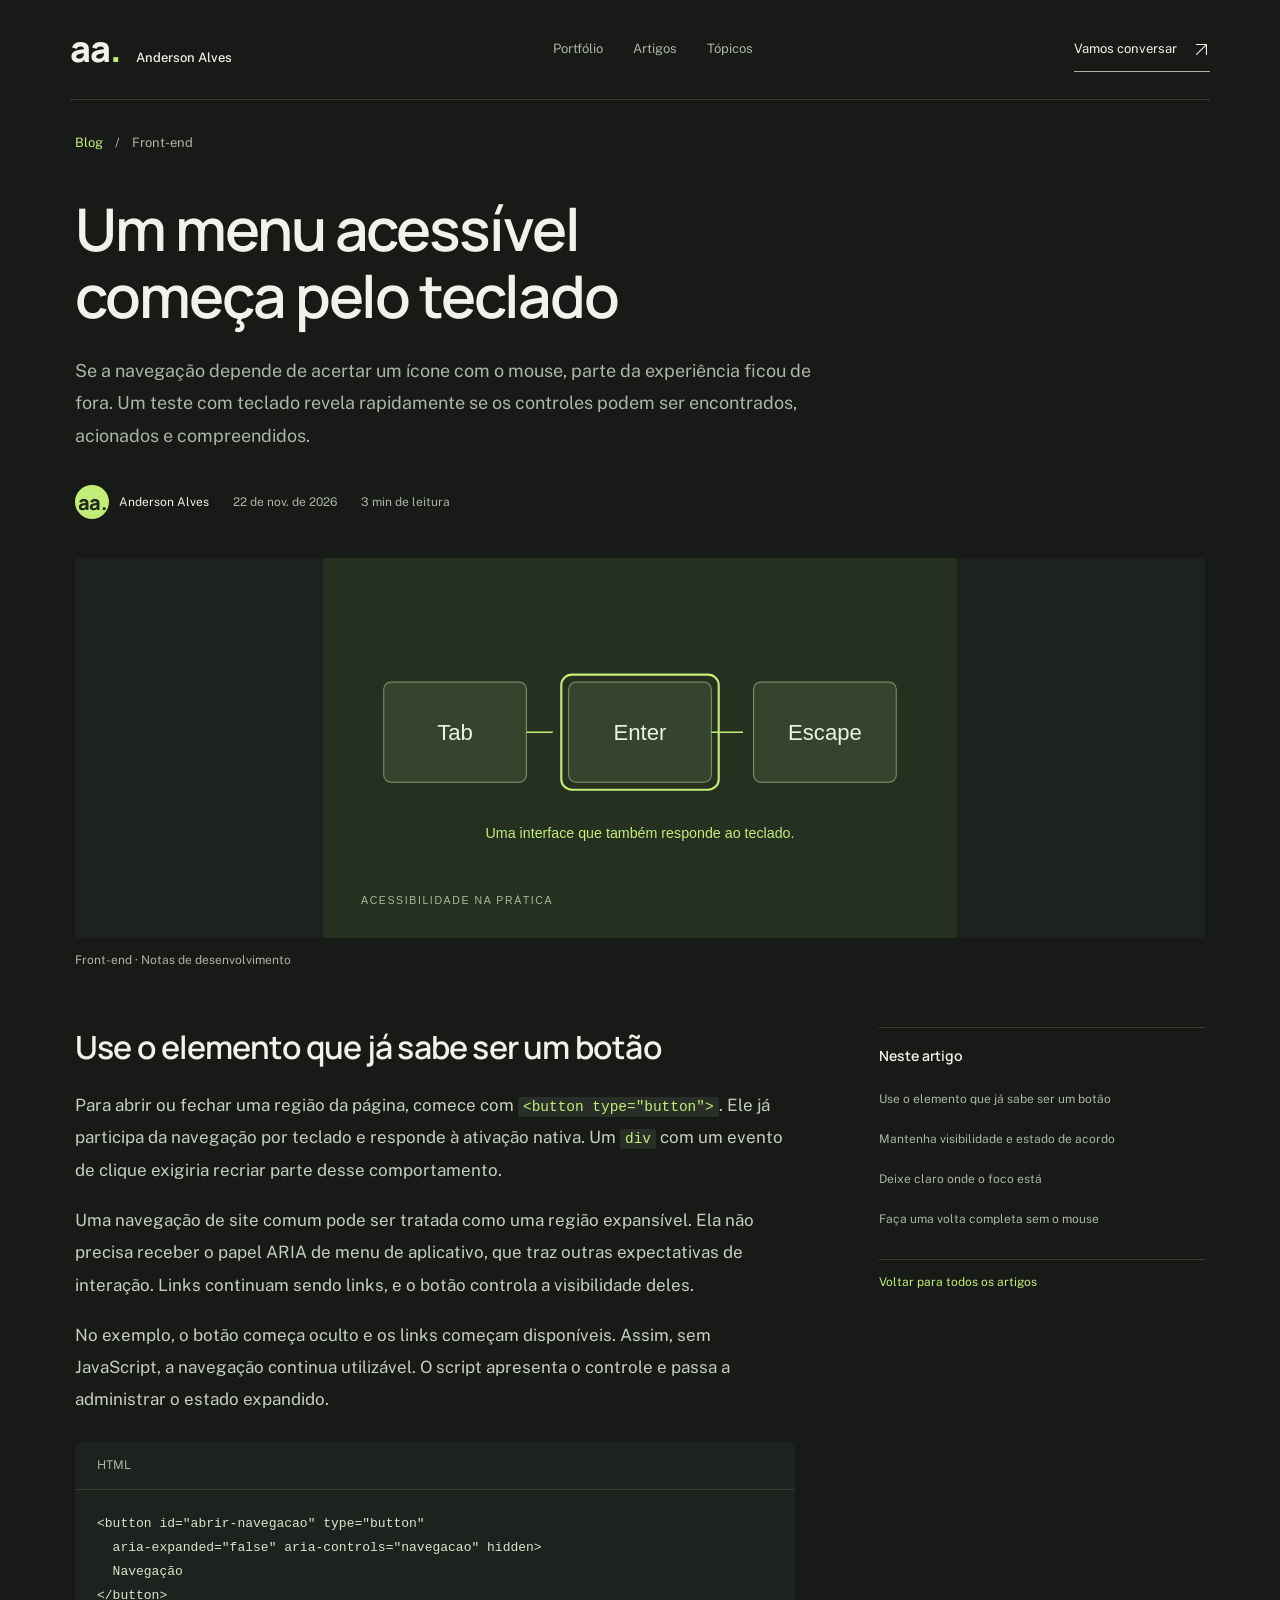
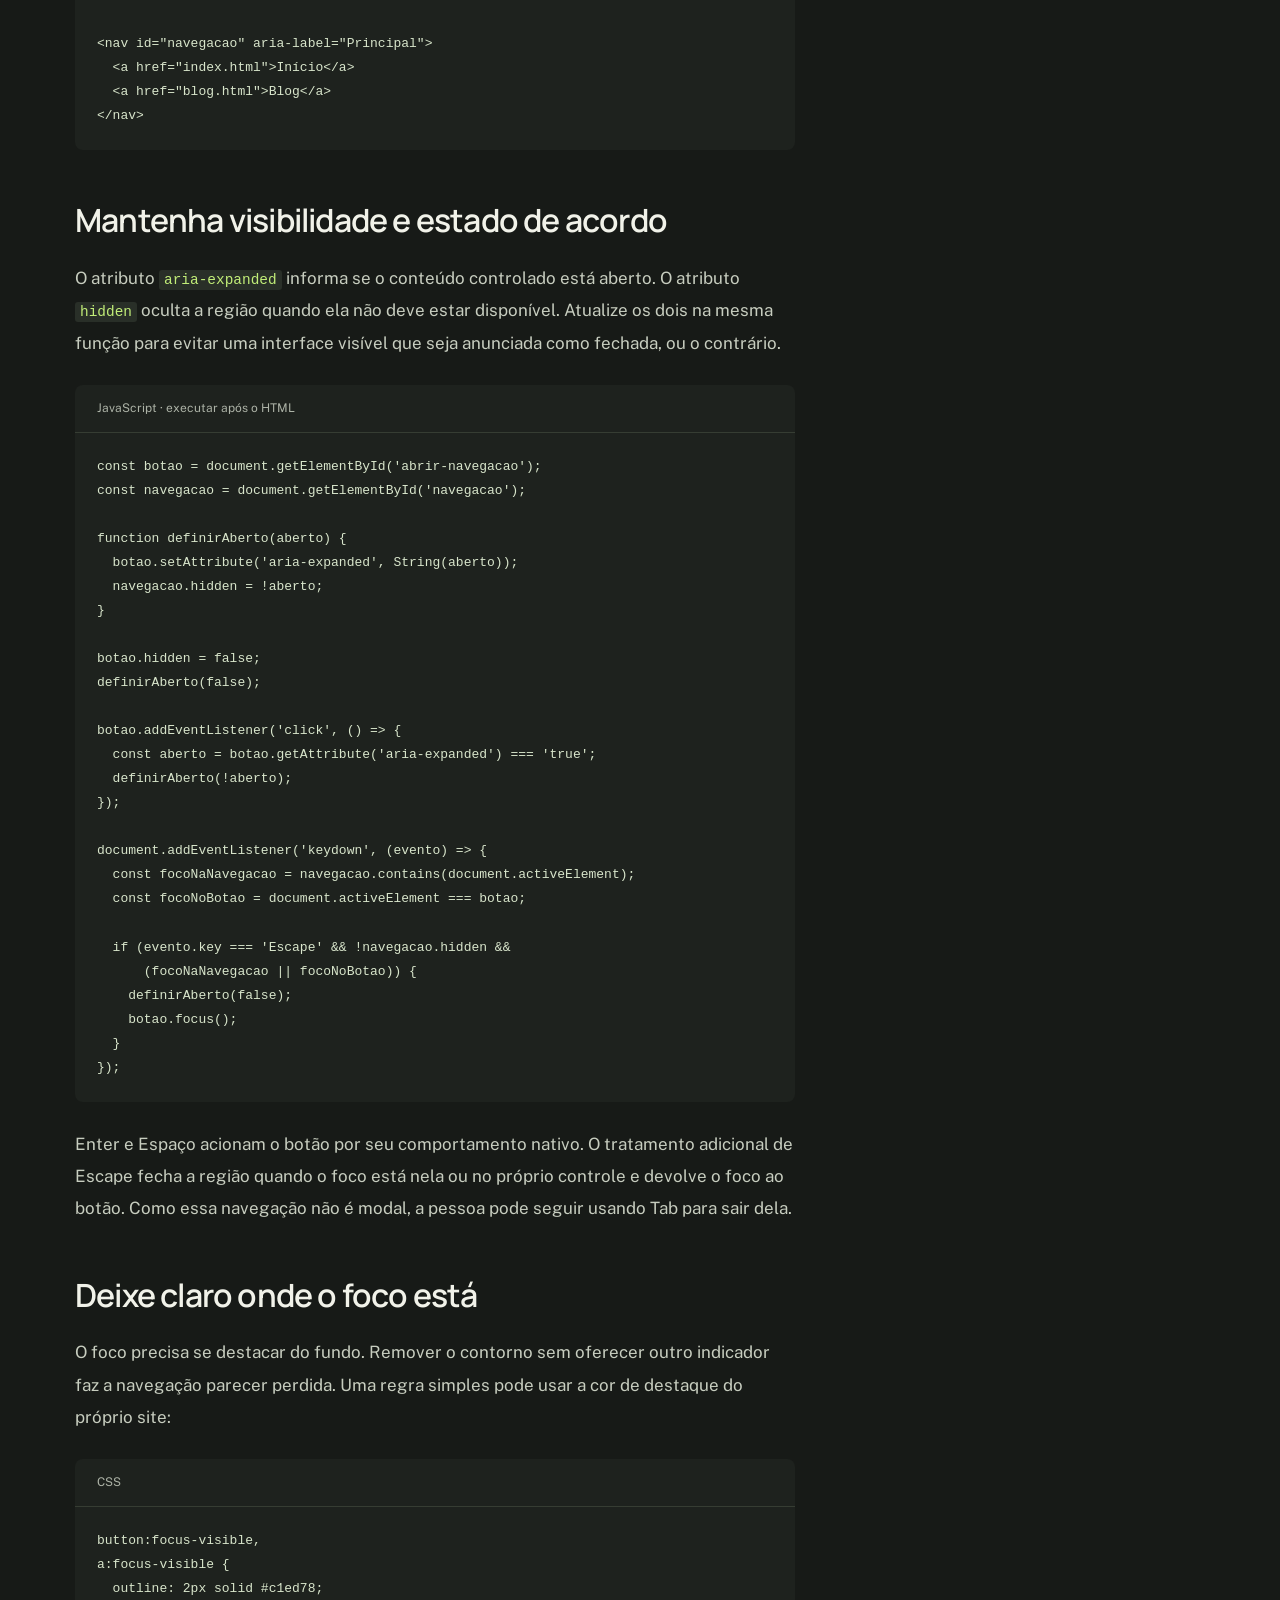
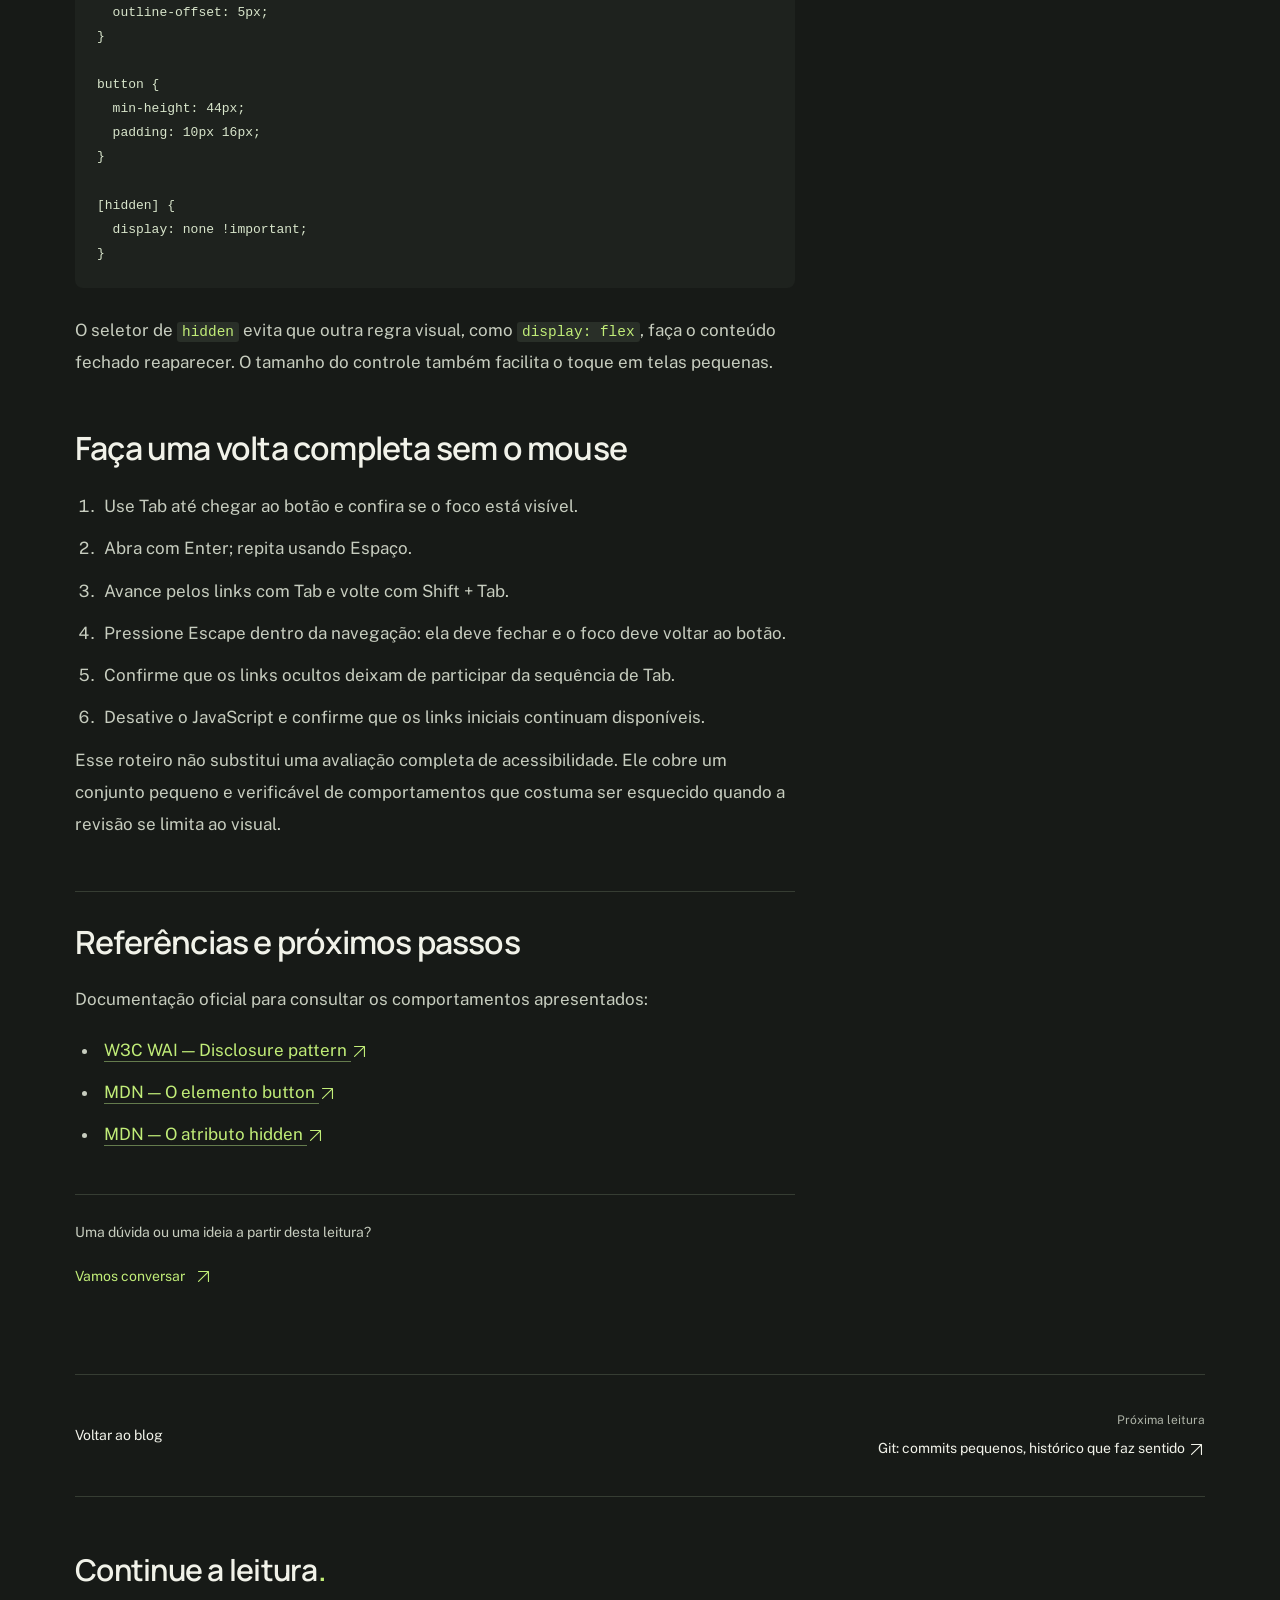
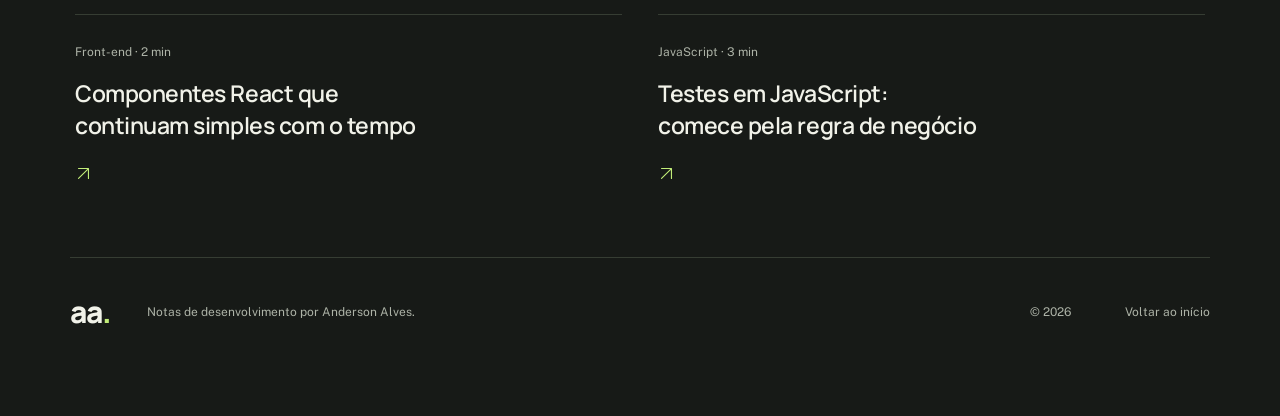
<file: artigos/acessibilidade-teclado.html>
<!DOCTYPE html>
<html lang="pt-BR">
<head>
  <meta charset="UTF-8">
  <meta name="viewport" content="width=device-width, initial-scale=1.0">
  <title>Um menu acessível começa pelo teclado | Anderson Alves</title>
  <meta name="description" content="Como criar uma navegação expansível com botão nativo, estado acessível, foco visível e uma verificação manual simples.">
  <meta name="author" content="Anderson Alves">
  <meta name="theme-color" content="#171a17">
  <meta property="og:type" content="article">
  <meta property="og:locale" content="pt_BR">
  <meta property="og:title" content="Um menu acessível começa pelo teclado">
  <meta property="og:description" content="Como criar uma navegação expansível com botão nativo, estado acessível, foco visível e uma verificação manual simples.">
  <meta property="og:url" content="https://anderson-alves-portfolio.vercel.app/artigos/acessibilidade-teclado.html">
  <meta property="og:image" content="https://anderson-alves-portfolio.vercel.app/assets/blog/keyboard-accessibility.svg">
  <link rel="canonical" href="https://anderson-alves-portfolio.vercel.app/artigos/acessibilidade-teclado.html">
  <link rel="icon" href="../assets/favicon.svg" type="image/svg+xml">
  <link rel="preload" href="../assets/fonts/Manrope-Variable.ttf" as="font" type="font/ttf" crossorigin>
  <link rel="stylesheet" href="../style.css">
  <link rel="stylesheet" href="../article.css">
  <script type="application/ld+json">{"@context":"https://schema.org","@type":"BlogPosting","headline":"Um menu acessível começa pelo teclado","description":"Como criar uma navegação expansível com botão nativo, estado acessível, foco visível e uma verificação manual simples.","image":"https://anderson-alves-portfolio.vercel.app/assets/blog/keyboard-accessibility.svg","datePublished":"2026-11-22","dateModified":"2026-11-22","author":{"@type":"Person","name":"Anderson Alves","url":"https://anderson-alves-portfolio.vercel.app/"},"inLanguage":"pt-BR","mainEntityOfPage":{"@type":"WebPage","@id":"https://anderson-alves-portfolio.vercel.app/artigos/acessibilidade-teclado.html"}}</script>
  <script src="../script.js" defer></script>
</head>
<body class="article-page">

  <a class="skip-link" href="#main">Pular para o conteúdo</a>
  <header class="site-header"><div class="nav-shell container">
    <a class="nav-logo" href="../index.html" aria-label="Anderson Alves, início">aa<span class="logo-dot">.</span><span class="logo-caption">Anderson Alves</span></a>
    <nav class="main-nav" id="main-nav" aria-label="Navegação principal"><a href="../index.html">Portfólio</a><a href="../blog.html#posts">Artigos</a><a href="../blog.html#topics">Tópicos</a></nav>
    <a class="nav-contact" href="../index.html#contact">Vamos conversar <svg class="icon small" viewBox="0 0 24 24" aria-hidden="true"><path d="M5 19 19 5M5 5h14v14"/></svg></a>
    <button class="menu-toggle" type="button" aria-label="Abrir menu" aria-expanded="false" aria-controls="main-nav"><span></span><span></span></button>
  </div></header>
  <main id="main" class="article-main container">
    <nav class="breadcrumbs" aria-label="Caminho de navegação"><a href="../blog.html">Blog</a><span aria-hidden="true">/</span><span>Front-end</span></nav>
    <article aria-labelledby="article-title">
      <header class="article-header">
        <h1 id="article-title">Um menu acessível começa pelo teclado</h1>
        <p class="article-intro">Se a navegação depende de acertar um ícone com o mouse, parte da experiência ficou de fora. Um teste com teclado revela rapidamente se os controles podem ser encontrados, acionados e compreendidos.</p>
        <div class="article-meta"><a href="../index.html#about" class="article-author"><span class="author-initials" aria-hidden="true">aa.</span>Anderson Alves</a><time datetime="2026-11-22">22 de nov. de 2026</time><span>3 min de leitura</span></div>
      </header>
      <figure class="article-cover"><img src="../assets/blog/keyboard-accessibility.svg" alt="Ilustração das teclas Tab, Enter e Escape com um indicador de foco" width="1200" height="720" fetchpriority="high"><figcaption>Front-end · Notas de desenvolvimento</figcaption></figure>
      <div class="article-layout">
        <aside class="article-sidebar"><nav class="article-toc" aria-labelledby="contents-title"><h2 id="contents-title">Neste artigo</h2><ol><li><a href="#comece-pelo-html">Use o elemento que já sabe ser um botão</a></li><li><a href="#sincronize-o-estado">Mantenha visibilidade e estado de acordo</a></li><li><a href="#preserve-o-foco">Deixe claro onde o foco está</a></li><li><a href="#teste-a-navegacao">Faça uma volta completa sem o mouse</a></li></ol><a class="article-back" href="../blog.html#posts">Voltar para todos os artigos</a></nav></aside>
        <div class="article-body">
          <section id="comece-pelo-html" aria-labelledby="heading-comece-pelo-html"><h2 id="heading-comece-pelo-html">Use o elemento que já sabe ser um botão</h2><p>Para abrir ou fechar uma região da página, comece com <code>&lt;button type="button"&gt;</code>. Ele já participa da navegação por teclado e responde à ativação nativa. Um <code>div</code> com um evento de clique exigiria recriar parte desse comportamento.</p><p>Uma navegação de site comum pode ser tratada como uma região expansível. Ela não precisa receber o papel ARIA de menu de aplicativo, que traz outras expectativas de interação. Links continuam sendo links, e o botão controla a visibilidade deles.</p><p>No exemplo, o botão começa oculto e os links começam disponíveis. Assim, sem JavaScript, a navegação continua utilizável. O script apresenta o controle e passa a administrar o estado expandido.</p><div class="code-example"><span class="code-language">HTML</span><pre tabindex="0" aria-label="Exemplo de código: HTML"><code>&lt;button id=&quot;abrir-navegacao&quot; type=&quot;button&quot;
  aria-expanded=&quot;false&quot; aria-controls=&quot;navegacao&quot; hidden&gt;
  Navegação
&lt;/button&gt;

&lt;nav id=&quot;navegacao&quot; aria-label=&quot;Principal&quot;&gt;
  &lt;a href=&quot;index.html&quot;&gt;Início&lt;/a&gt;
  &lt;a href=&quot;blog.html&quot;&gt;Blog&lt;/a&gt;
&lt;/nav&gt;</code></pre></div></section>
          <section id="sincronize-o-estado" aria-labelledby="heading-sincronize-o-estado"><h2 id="heading-sincronize-o-estado">Mantenha visibilidade e estado de acordo</h2><p>O atributo <code>aria-expanded</code> informa se o conteúdo controlado está aberto. O atributo <code>hidden</code> oculta a região quando ela não deve estar disponível. Atualize os dois na mesma função para evitar uma interface visível que seja anunciada como fechada, ou o contrário.</p><div class="code-example"><span class="code-language">JavaScript · executar após o HTML</span><pre tabindex="0" aria-label="Exemplo de código: JavaScript · executar após o HTML"><code>const botao = document.getElementById(&#39;abrir-navegacao&#39;);
const navegacao = document.getElementById(&#39;navegacao&#39;);

function definirAberto(aberto) {
  botao.setAttribute(&#39;aria-expanded&#39;, String(aberto));
  navegacao.hidden = !aberto;
}

botao.hidden = false;
definirAberto(false);

botao.addEventListener(&#39;click&#39;, () =&gt; {
  const aberto = botao.getAttribute(&#39;aria-expanded&#39;) === &#39;true&#39;;
  definirAberto(!aberto);
});

document.addEventListener(&#39;keydown&#39;, (evento) =&gt; {
  const focoNaNavegacao = navegacao.contains(document.activeElement);
  const focoNoBotao = document.activeElement === botao;

  if (evento.key === &#39;Escape&#39; &amp;&amp; !navegacao.hidden &amp;&amp;
      (focoNaNavegacao || focoNoBotao)) {
    definirAberto(false);
    botao.focus();
  }
});</code></pre></div><p>Enter e Espaço acionam o botão por seu comportamento nativo. O tratamento adicional de Escape fecha a região quando o foco está nela ou no próprio controle e devolve o foco ao botão. Como essa navegação não é modal, a pessoa pode seguir usando Tab para sair dela.</p></section>
          <section id="preserve-o-foco" aria-labelledby="heading-preserve-o-foco"><h2 id="heading-preserve-o-foco">Deixe claro onde o foco está</h2><p>O foco precisa se destacar do fundo. Remover o contorno sem oferecer outro indicador faz a navegação parecer perdida. Uma regra simples pode usar a cor de destaque do próprio site:</p><div class="code-example"><span class="code-language">CSS</span><pre tabindex="0" aria-label="Exemplo de código: CSS"><code>button:focus-visible,
a:focus-visible {
  outline: 2px solid #c1ed78;
  outline-offset: 5px;
}

button {
  min-height: 44px;
  padding: 10px 16px;
}

[hidden] {
  display: none !important;
}</code></pre></div><p>O seletor de <code>hidden</code> evita que outra regra visual, como <code>display: flex</code>, faça o conteúdo fechado reaparecer. O tamanho do controle também facilita o toque em telas pequenas.</p></section>
          <section id="teste-a-navegacao" aria-labelledby="heading-teste-a-navegacao"><h2 id="heading-teste-a-navegacao">Faça uma volta completa sem o mouse</h2><ol><li>Use Tab até chegar ao botão e confira se o foco está visível.</li><li>Abra com Enter; repita usando Espaço.</li><li>Avance pelos links com Tab e volte com Shift + Tab.</li><li>Pressione Escape dentro da navegação: ela deve fechar e o foco deve voltar ao botão.</li><li>Confirme que os links ocultos deixam de participar da sequência de Tab.</li><li>Desative o JavaScript e confirme que os links iniciais continuam disponíveis.</li></ol><p>Esse roteiro não substitui uma avaliação completa de acessibilidade. Ele cobre um conjunto pequeno e verificável de comportamentos que costuma ser esquecido quando a revisão se limita ao visual.</p></section>
          <section class="article-references" id="referencias" aria-labelledby="references-title"><h2 id="references-title">Referências e próximos passos</h2><p>Documentação oficial para consultar os comportamentos apresentados:</p><ul><li><a href="https://www.w3.org/WAI/ARIA/apg/patterns/disclosure/" target="_blank" rel="noopener noreferrer">W3C WAI — Disclosure pattern <svg class="icon small" viewBox="0 0 24 24" aria-hidden="true"><path d="M5 19 19 5M5 5h14v14"/></svg><span class="sr-only"> (abre em nova aba)</span></a></li><li><a href="https://developer.mozilla.org/en-US/docs/Web/HTML/Reference/Elements/button" target="_blank" rel="noopener noreferrer">MDN — O elemento button <svg class="icon small" viewBox="0 0 24 24" aria-hidden="true"><path d="M5 19 19 5M5 5h14v14"/></svg><span class="sr-only"> (abre em nova aba)</span></a></li><li><a href="https://developer.mozilla.org/en-US/docs/Web/HTML/Reference/Global_attributes/hidden" target="_blank" rel="noopener noreferrer">MDN — O atributo hidden <svg class="icon small" viewBox="0 0 24 24" aria-hidden="true"><path d="M5 19 19 5M5 5h14v14"/></svg><span class="sr-only"> (abre em nova aba)</span></a></li></ul></section>
          <div class="article-end"><p>Uma dúvida ou uma ideia a partir desta leitura?</p><a href="mailto:andersonalves.codes@gmail.com?subject=Sobre%20o%20artigo%3A%20Um%20menu%20acess%C3%ADvel%20come%C3%A7a%20pelo%20teclado">Vamos conversar <svg class="icon small" viewBox="0 0 24 24" aria-hidden="true"><path d="M5 19 19 5M5 5h14v14"/></svg></a></div>
        </div>
      </div>
    </article>
    <nav class="article-pagination" aria-label="Navegação entre artigos"><a href="../blog.html#posts">Voltar ao blog</a><a href="git-commits-branches.html"><span>Próxima leitura</span>Git: commits pequenos, histórico que faz sentido <svg class="icon small" viewBox="0 0 24 24" aria-hidden="true"><path d="M5 19 19 5M5 5h14v14"/></svg></a></nav>
    <section class="related-section" aria-labelledby="related-title"><h2 id="related-title">Continue a leitura<span class="accent">.</span></h2><div class="related-grid"><a href="componentes-react.html"><span>Front-end · 2 min</span><h3>Componentes React que continuam simples com o tempo</h3><svg class="icon small" viewBox="0 0 24 24" aria-hidden="true"><path d="M5 19 19 5M5 5h14v14"/></svg></a><a href="testes-javascript.html"><span>JavaScript · 3 min</span><h3>Testes em JavaScript: comece pela regra de negócio</h3><svg class="icon small" viewBox="0 0 24 24" aria-hidden="true"><path d="M5 19 19 5M5 5h14v14"/></svg></a></div></section>
  </main>
  <footer class="site-footer container"><a class="nav-logo" href="../index.html" aria-label="Ir ao portfólio">aa<span class="logo-dot">.</span></a><p>Notas de desenvolvimento por Anderson Alves.</p><span>© <span data-year>2026</span></span><a class="back-to-top" href="#main">Voltar ao início</a></footer>
</body>
</html>
</file>
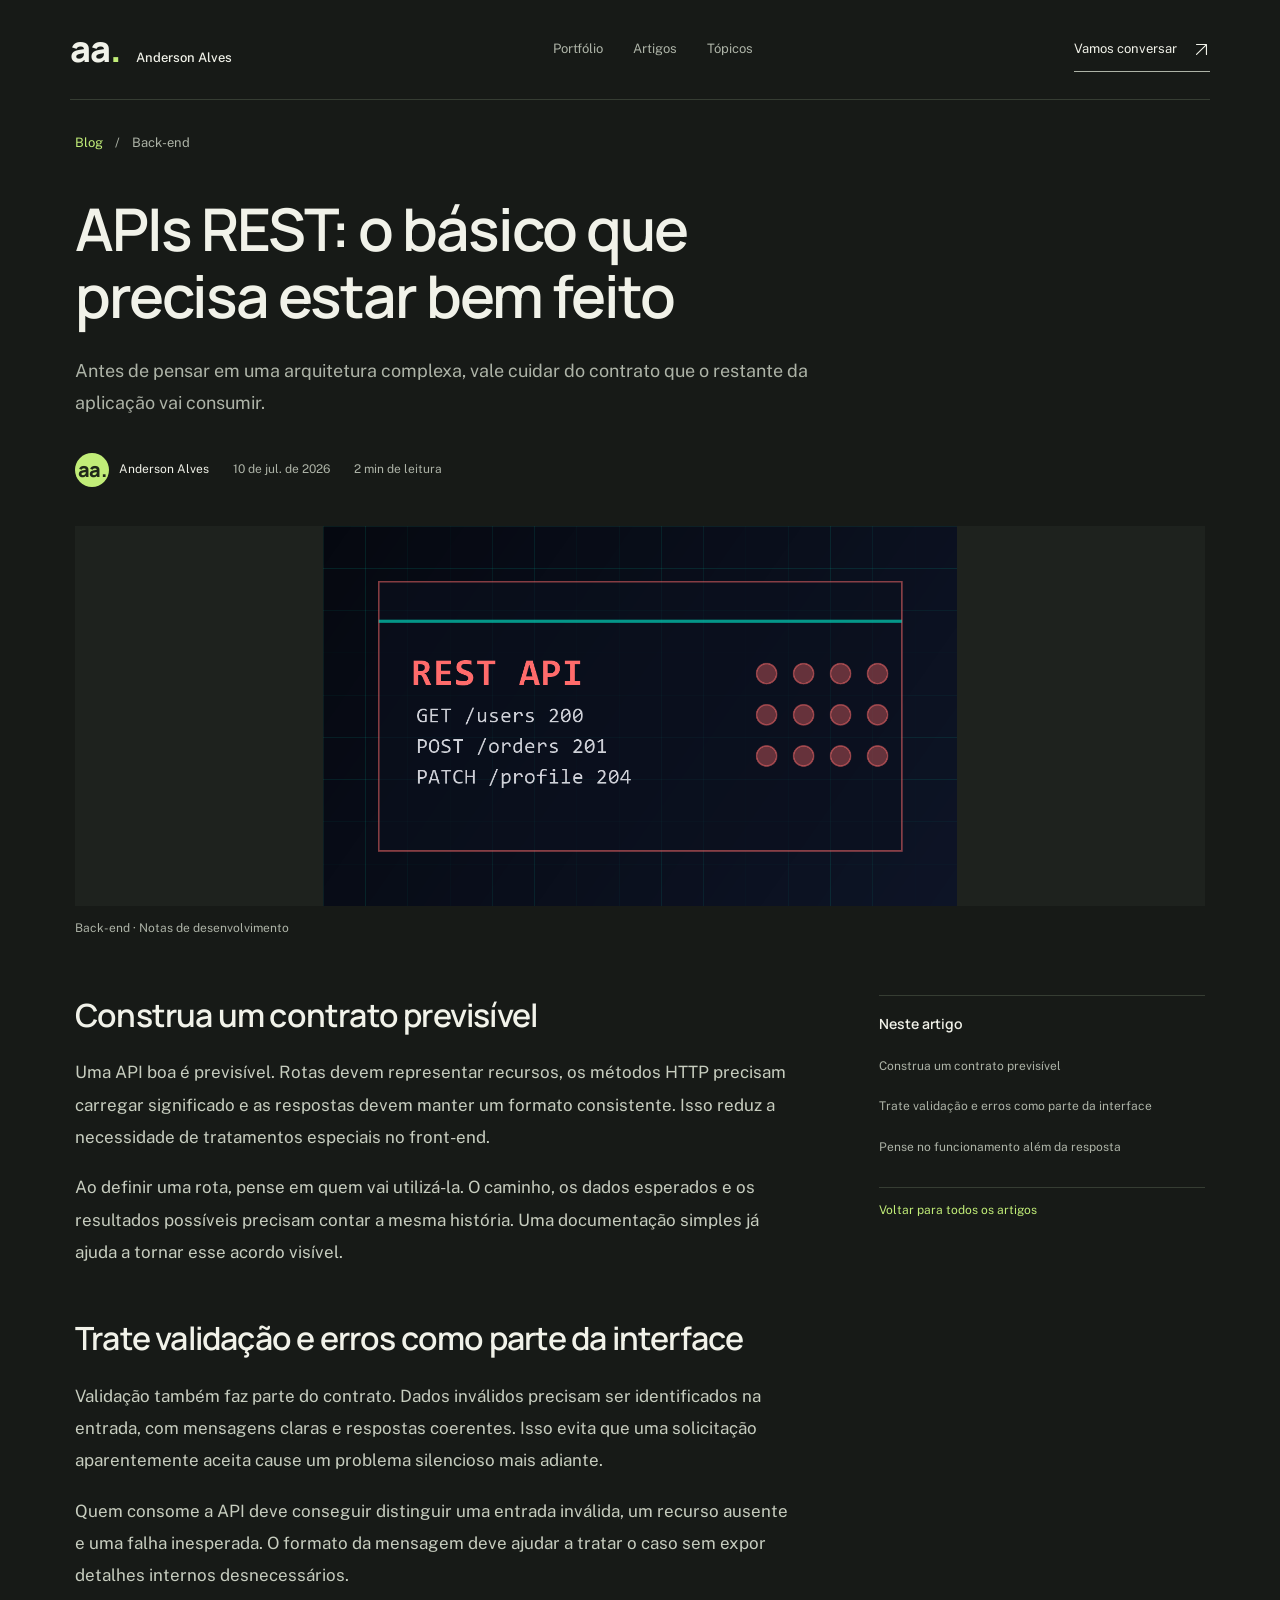
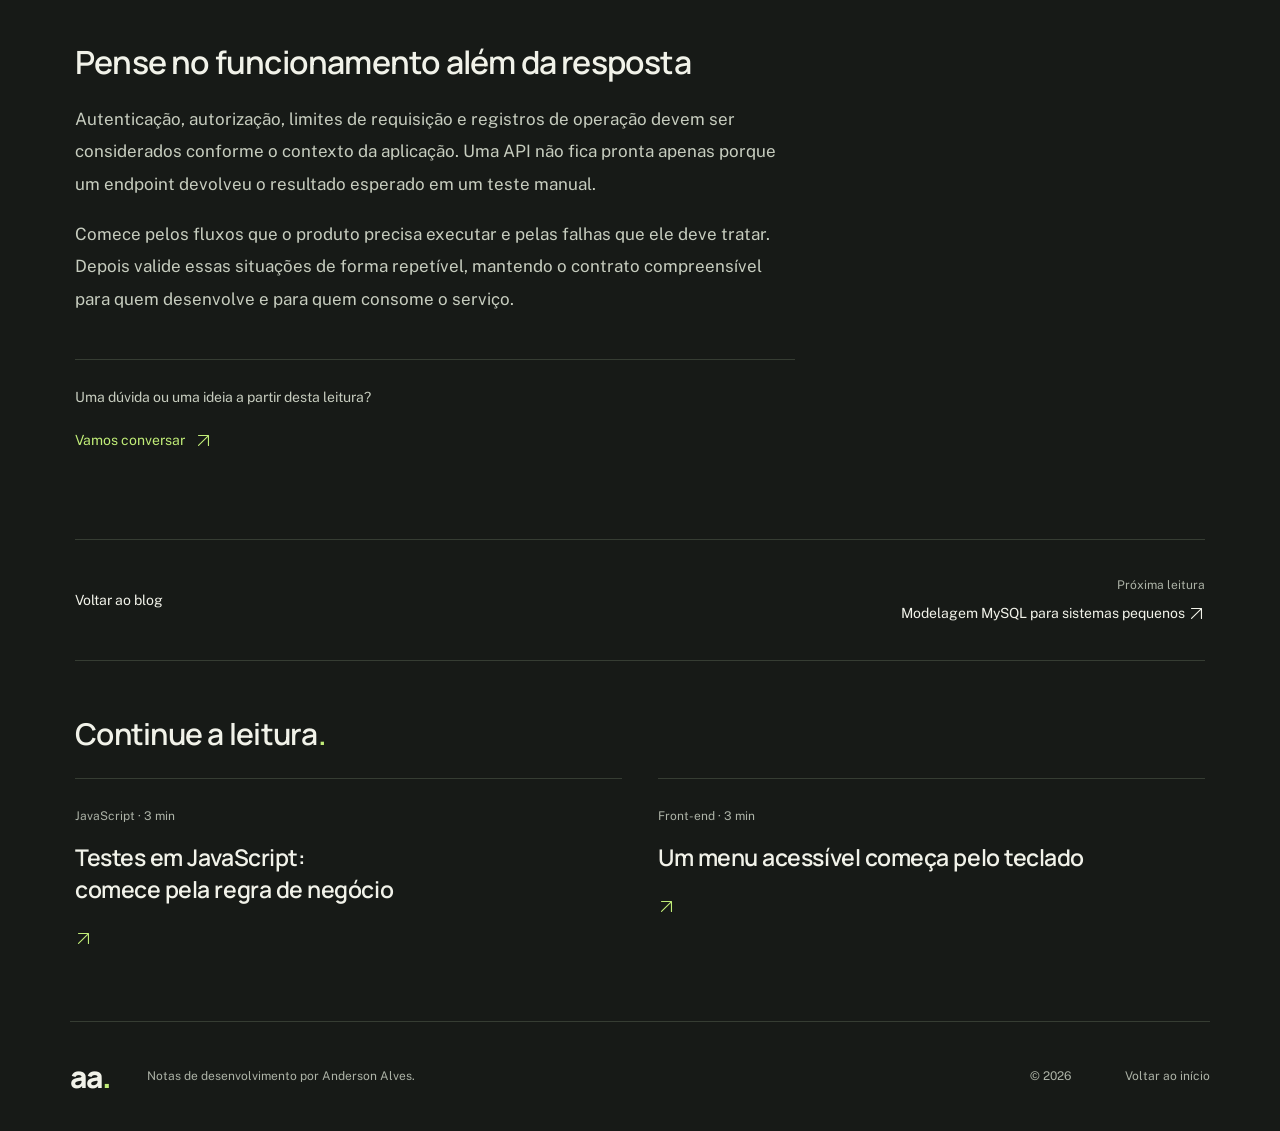
<file: artigos/apis-rest.html>
<!DOCTYPE html>
<html lang="pt-BR">
<head>
  <meta charset="UTF-8">
  <meta name="viewport" content="width=device-width, initial-scale=1.0">
  <title>APIs REST: o básico que precisa estar bem feito | Anderson Alves</title>
  <meta name="description" content="Rotas claras, validação e respostas consistentes para tornar uma API mais previsível para quem a consome.">
  <meta name="author" content="Anderson Alves">
  <meta name="theme-color" content="#171a17">
  <meta property="og:type" content="article">
  <meta property="og:locale" content="pt_BR">
  <meta property="og:title" content="APIs REST: o básico que precisa estar bem feito">
  <meta property="og:description" content="Rotas claras, validação e respostas consistentes para tornar uma API mais previsível para quem a consome.">
  <meta property="og:url" content="https://anderson-alves-portfolio.vercel.app/artigos/apis-rest.html">
  <meta property="og:image" content="https://anderson-alves-portfolio.vercel.app/assets/blog/api-rest.png">
  <link rel="canonical" href="https://anderson-alves-portfolio.vercel.app/artigos/apis-rest.html">
  <link rel="icon" href="../assets/favicon.svg" type="image/svg+xml">
  <link rel="preload" href="../assets/fonts/Manrope-Variable.ttf" as="font" type="font/ttf" crossorigin>
  <link rel="stylesheet" href="../style.css">
  <link rel="stylesheet" href="../article.css">
  <script type="application/ld+json">{"@context":"https://schema.org","@type":"BlogPosting","headline":"APIs REST: o básico que precisa estar bem feito","description":"Rotas claras, validação e respostas consistentes para tornar uma API mais previsível para quem a consome.","image":"https://anderson-alves-portfolio.vercel.app/assets/blog/api-rest.png","datePublished":"2026-07-10","dateModified":"2026-11-22","author":{"@type":"Person","name":"Anderson Alves","url":"https://anderson-alves-portfolio.vercel.app/"},"inLanguage":"pt-BR","mainEntityOfPage":{"@type":"WebPage","@id":"https://anderson-alves-portfolio.vercel.app/artigos/apis-rest.html"}}</script>
  <script src="../script.js" defer></script>
</head>
<body class="article-page">

  <a class="skip-link" href="#main">Pular para o conteúdo</a>
  <header class="site-header"><div class="nav-shell container">
    <a class="nav-logo" href="../index.html" aria-label="Anderson Alves, início">aa<span class="logo-dot">.</span><span class="logo-caption">Anderson Alves</span></a>
    <nav class="main-nav" id="main-nav" aria-label="Navegação principal"><a href="../index.html">Portfólio</a><a href="../blog.html#posts">Artigos</a><a href="../blog.html#topics">Tópicos</a></nav>
    <a class="nav-contact" href="../index.html#contact">Vamos conversar <svg class="icon small" viewBox="0 0 24 24" aria-hidden="true"><path d="M5 19 19 5M5 5h14v14"/></svg></a>
    <button class="menu-toggle" type="button" aria-label="Abrir menu" aria-expanded="false" aria-controls="main-nav"><span></span><span></span></button>
  </div></header>
  <main id="main" class="article-main container">
    <nav class="breadcrumbs" aria-label="Caminho de navegação"><a href="../blog.html">Blog</a><span aria-hidden="true">/</span><span>Back-end</span></nav>
    <article aria-labelledby="article-title">
      <header class="article-header">
        <h1 id="article-title">APIs REST: o básico que precisa estar bem feito</h1>
        <p class="article-intro">Antes de pensar em uma arquitetura complexa, vale cuidar do contrato que o restante da aplicação vai consumir.</p>
        <div class="article-meta"><a href="../index.html#about" class="article-author"><span class="author-initials" aria-hidden="true">aa.</span>Anderson Alves</a><time datetime="2026-07-10">10 de jul. de 2026</time><span>2 min de leitura</span></div>
      </header>
      <figure class="article-cover"><img src="../assets/blog/api-rest.png" alt="Ilustração de uma requisição e resposta de API REST" width="1200" height="720" fetchpriority="high"><figcaption>Back-end · Notas de desenvolvimento</figcaption></figure>
      <div class="article-layout">
        <aside class="article-sidebar"><nav class="article-toc" aria-labelledby="contents-title"><h2 id="contents-title">Neste artigo</h2><ol><li><a href="#contrato-previsivel">Construa um contrato previsível</a></li><li><a href="#validacao-e-erros">Trate validação e erros como parte da interface</a></li><li><a href="#seguranca-e-operacao">Pense no funcionamento além da resposta</a></li></ol><a class="article-back" href="../blog.html#posts">Voltar para todos os artigos</a></nav></aside>
        <div class="article-body">
          <section id="contrato-previsivel" aria-labelledby="heading-contrato-previsivel"><h2 id="heading-contrato-previsivel">Construa um contrato previsível</h2><p>Uma API boa é previsível. Rotas devem representar recursos, os métodos HTTP precisam carregar significado e as respostas devem manter um formato consistente. Isso reduz a necessidade de tratamentos especiais no front-end.</p><p>Ao definir uma rota, pense em quem vai utilizá-la. O caminho, os dados esperados e os resultados possíveis precisam contar a mesma história. Uma documentação simples já ajuda a tornar esse acordo visível.</p></section>
          <section id="validacao-e-erros" aria-labelledby="heading-validacao-e-erros"><h2 id="heading-validacao-e-erros">Trate validação e erros como parte da interface</h2><p>Validação também faz parte do contrato. Dados inválidos precisam ser identificados na entrada, com mensagens claras e respostas coerentes. Isso evita que uma solicitação aparentemente aceita cause um problema silencioso mais adiante.</p><p>Quem consome a API deve conseguir distinguir uma entrada inválida, um recurso ausente e uma falha inesperada. O formato da mensagem deve ajudar a tratar o caso sem expor detalhes internos desnecessários.</p></section>
          <section id="seguranca-e-operacao" aria-labelledby="heading-seguranca-e-operacao"><h2 id="heading-seguranca-e-operacao">Pense no funcionamento além da resposta</h2><p>Autenticação, autorização, limites de requisição e registros de operação devem ser considerados conforme o contexto da aplicação. Uma API não fica pronta apenas porque um endpoint devolveu o resultado esperado em um teste manual.</p><p>Comece pelos fluxos que o produto precisa executar e pelas falhas que ele deve tratar. Depois valide essas situações de forma repetível, mantendo o contrato compreensível para quem desenvolve e para quem consome o serviço.</p></section>

          <div class="article-end"><p>Uma dúvida ou uma ideia a partir desta leitura?</p><a href="mailto:andersonalves.codes@gmail.com?subject=Sobre%20o%20artigo%3A%20APIs%20REST%3A%20o%20b%C3%A1sico%20que%20precisa%20estar%20bem%20feito">Vamos conversar <svg class="icon small" viewBox="0 0 24 24" aria-hidden="true"><path d="M5 19 19 5M5 5h14v14"/></svg></a></div>
        </div>
      </div>
    </article>
    <nav class="article-pagination" aria-label="Navegação entre artigos"><a href="../blog.html#posts">Voltar ao blog</a><a href="modelagem-mysql.html"><span>Próxima leitura</span>Modelagem MySQL para sistemas pequenos <svg class="icon small" viewBox="0 0 24 24" aria-hidden="true"><path d="M5 19 19 5M5 5h14v14"/></svg></a></nav>
    <section class="related-section" aria-labelledby="related-title"><h2 id="related-title">Continue a leitura<span class="accent">.</span></h2><div class="related-grid"><a href="testes-javascript.html"><span>JavaScript · 3 min</span><h3>Testes em JavaScript: comece pela regra de negócio</h3><svg class="icon small" viewBox="0 0 24 24" aria-hidden="true"><path d="M5 19 19 5M5 5h14v14"/></svg></a><a href="acessibilidade-teclado.html"><span>Front-end · 3 min</span><h3>Um menu acessível começa pelo teclado</h3><svg class="icon small" viewBox="0 0 24 24" aria-hidden="true"><path d="M5 19 19 5M5 5h14v14"/></svg></a></div></section>
  </main>
  <footer class="site-footer container"><a class="nav-logo" href="../index.html" aria-label="Ir ao portfólio">aa<span class="logo-dot">.</span></a><p>Notas de desenvolvimento por Anderson Alves.</p><span>© <span data-year>2026</span></span><a class="back-to-top" href="#main">Voltar ao início</a></footer>
</body>
</html>
</file>
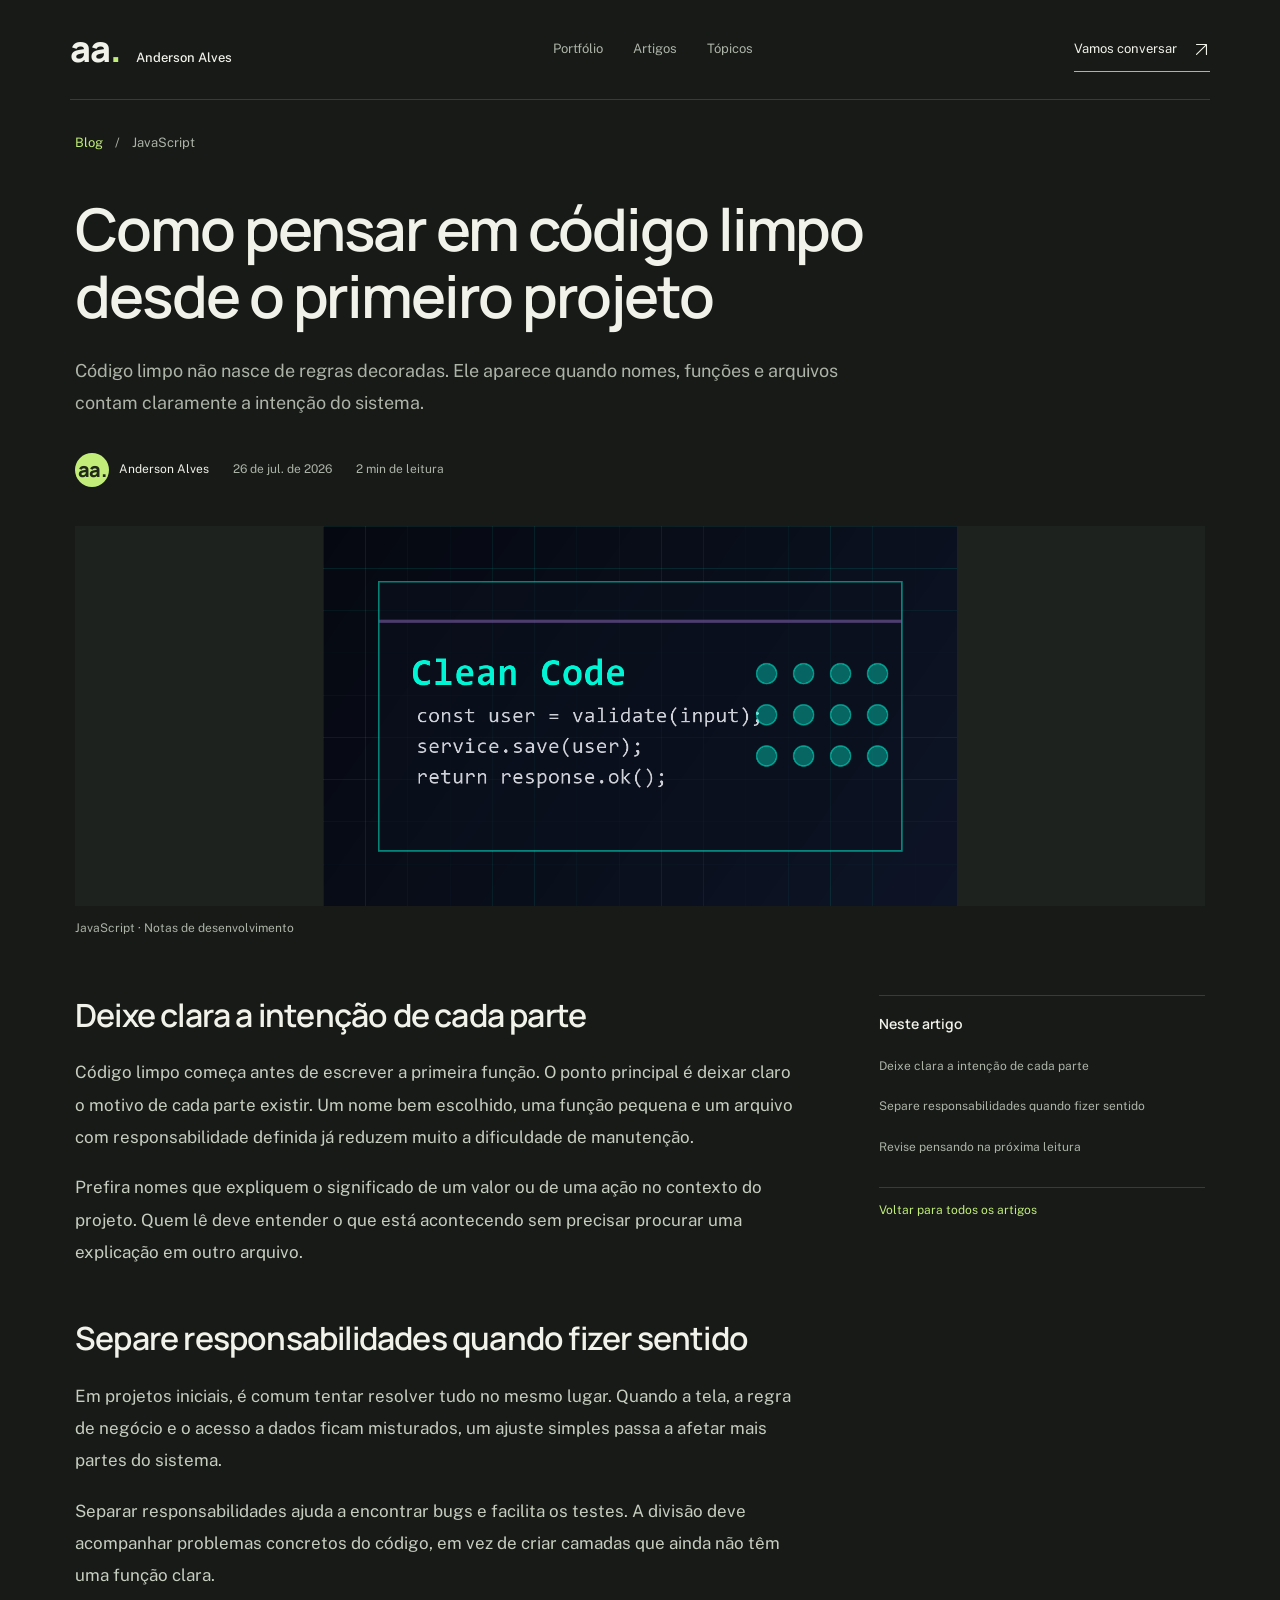
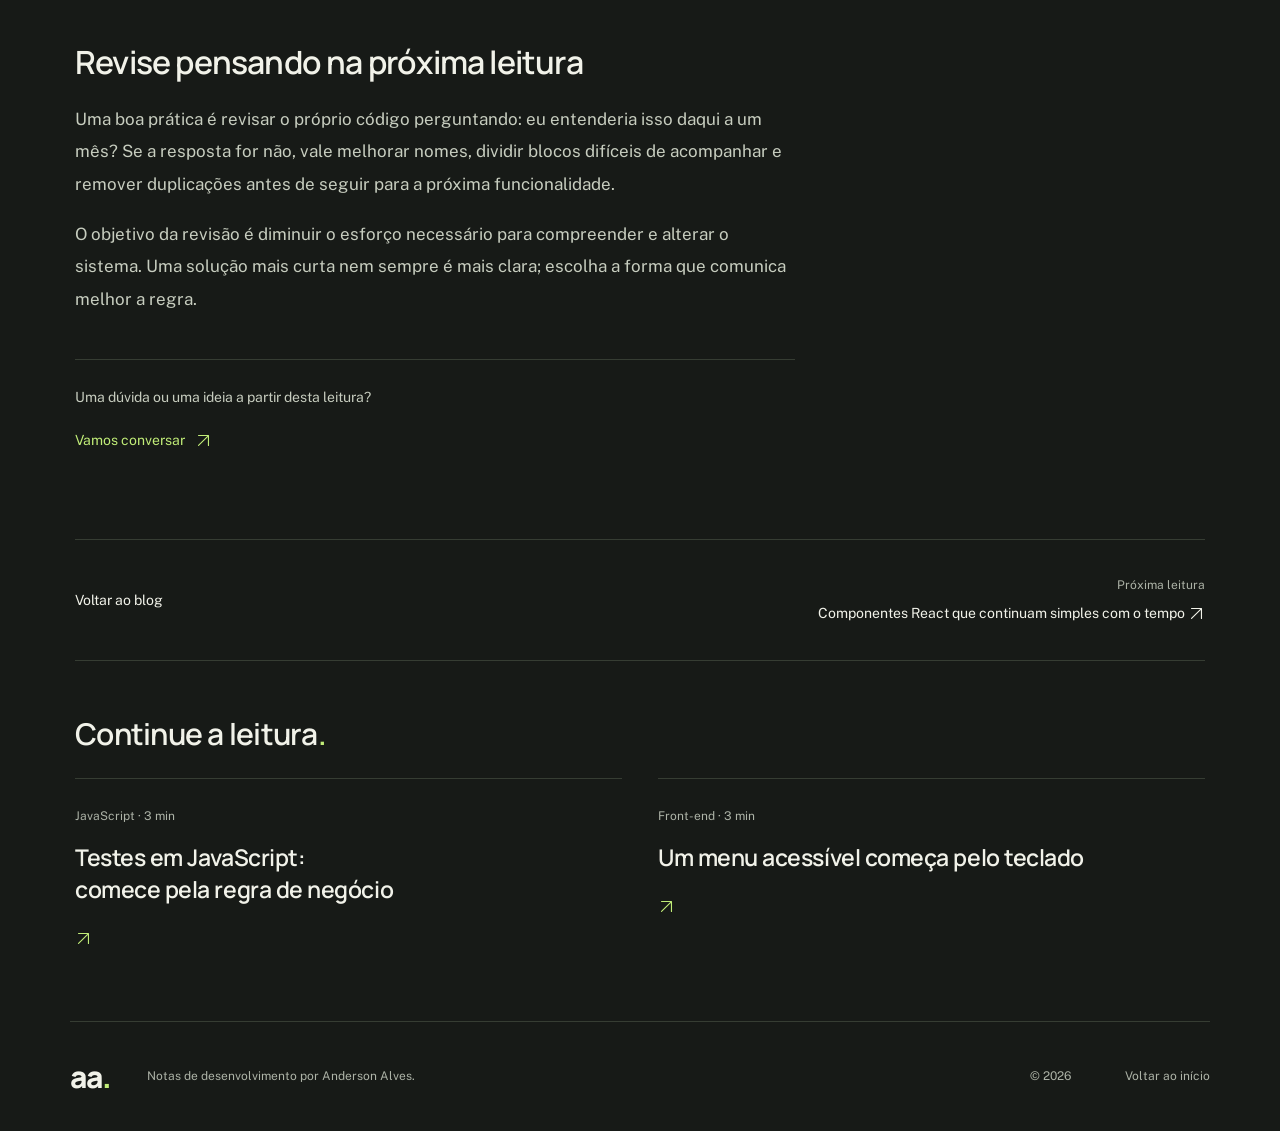
<file: artigos/codigo-limpo.html>
<!DOCTYPE html>
<html lang="pt-BR">
<head>
  <meta charset="UTF-8">
  <meta name="viewport" content="width=device-width, initial-scale=1.0">
  <title>Como pensar em código limpo desde o primeiro projeto | Anderson Alves</title>
  <meta name="description" content="Nomes, funções e responsabilidades que deixam a intenção do código mais clara e facilitam a manutenção.">
  <meta name="author" content="Anderson Alves">
  <meta name="theme-color" content="#171a17">
  <meta property="og:type" content="article">
  <meta property="og:locale" content="pt_BR">
  <meta property="og:title" content="Como pensar em código limpo desde o primeiro projeto">
  <meta property="og:description" content="Nomes, funções e responsabilidades que deixam a intenção do código mais clara e facilitam a manutenção.">
  <meta property="og:url" content="https://anderson-alves-portfolio.vercel.app/artigos/codigo-limpo.html">
  <meta property="og:image" content="https://anderson-alves-portfolio.vercel.app/assets/blog/clean-code.png">
  <link rel="canonical" href="https://anderson-alves-portfolio.vercel.app/artigos/codigo-limpo.html">
  <link rel="icon" href="../assets/favicon.svg" type="image/svg+xml">
  <link rel="preload" href="../assets/fonts/Manrope-Variable.ttf" as="font" type="font/ttf" crossorigin>
  <link rel="stylesheet" href="../style.css">
  <link rel="stylesheet" href="../article.css">
  <script type="application/ld+json">{"@context":"https://schema.org","@type":"BlogPosting","headline":"Como pensar em código limpo desde o primeiro projeto","description":"Nomes, funções e responsabilidades que deixam a intenção do código mais clara e facilitam a manutenção.","image":"https://anderson-alves-portfolio.vercel.app/assets/blog/clean-code.png","datePublished":"2026-07-26","dateModified":"2026-11-22","author":{"@type":"Person","name":"Anderson Alves","url":"https://anderson-alves-portfolio.vercel.app/"},"inLanguage":"pt-BR","mainEntityOfPage":{"@type":"WebPage","@id":"https://anderson-alves-portfolio.vercel.app/artigos/codigo-limpo.html"}}</script>
  <script src="../script.js" defer></script>
</head>
<body class="article-page">

  <a class="skip-link" href="#main">Pular para o conteúdo</a>
  <header class="site-header"><div class="nav-shell container">
    <a class="nav-logo" href="../index.html" aria-label="Anderson Alves, início">aa<span class="logo-dot">.</span><span class="logo-caption">Anderson Alves</span></a>
    <nav class="main-nav" id="main-nav" aria-label="Navegação principal"><a href="../index.html">Portfólio</a><a href="../blog.html#posts">Artigos</a><a href="../blog.html#topics">Tópicos</a></nav>
    <a class="nav-contact" href="../index.html#contact">Vamos conversar <svg class="icon small" viewBox="0 0 24 24" aria-hidden="true"><path d="M5 19 19 5M5 5h14v14"/></svg></a>
    <button class="menu-toggle" type="button" aria-label="Abrir menu" aria-expanded="false" aria-controls="main-nav"><span></span><span></span></button>
  </div></header>
  <main id="main" class="article-main container">
    <nav class="breadcrumbs" aria-label="Caminho de navegação"><a href="../blog.html">Blog</a><span aria-hidden="true">/</span><span>JavaScript</span></nav>
    <article aria-labelledby="article-title">
      <header class="article-header">
        <h1 id="article-title">Como pensar em código limpo desde o primeiro projeto</h1>
        <p class="article-intro">Código limpo não nasce de regras decoradas. Ele aparece quando nomes, funções e arquivos contam claramente a intenção do sistema.</p>
        <div class="article-meta"><a href="../index.html#about" class="article-author"><span class="author-initials" aria-hidden="true">aa.</span>Anderson Alves</a><time datetime="2026-07-26">26 de jul. de 2026</time><span>2 min de leitura</span></div>
      </header>
      <figure class="article-cover"><img src="../assets/blog/clean-code.png" alt="Ilustração de uma função JavaScript com o título Clean Code" width="1200" height="720" fetchpriority="high"><figcaption>JavaScript · Notas de desenvolvimento</figcaption></figure>
      <div class="article-layout">
        <aside class="article-sidebar"><nav class="article-toc" aria-labelledby="contents-title"><h2 id="contents-title">Neste artigo</h2><ol><li><a href="#intencao-clara">Deixe clara a intenção de cada parte</a></li><li><a href="#responsabilidades">Separe responsabilidades quando fizer sentido</a></li><li><a href="#revise-o-codigo">Revise pensando na próxima leitura</a></li></ol><a class="article-back" href="../blog.html#posts">Voltar para todos os artigos</a></nav></aside>
        <div class="article-body">
          <section id="intencao-clara" aria-labelledby="heading-intencao-clara"><h2 id="heading-intencao-clara">Deixe clara a intenção de cada parte</h2><p>Código limpo começa antes de escrever a primeira função. O ponto principal é deixar claro o motivo de cada parte existir. Um nome bem escolhido, uma função pequena e um arquivo com responsabilidade definida já reduzem muito a dificuldade de manutenção.</p><p>Prefira nomes que expliquem o significado de um valor ou de uma ação no contexto do projeto. Quem lê deve entender o que está acontecendo sem precisar procurar uma explicação em outro arquivo.</p></section>
          <section id="responsabilidades" aria-labelledby="heading-responsabilidades"><h2 id="heading-responsabilidades">Separe responsabilidades quando fizer sentido</h2><p>Em projetos iniciais, é comum tentar resolver tudo no mesmo lugar. Quando a tela, a regra de negócio e o acesso a dados ficam misturados, um ajuste simples passa a afetar mais partes do sistema.</p><p>Separar responsabilidades ajuda a encontrar bugs e facilita os testes. A divisão deve acompanhar problemas concretos do código, em vez de criar camadas que ainda não têm uma função clara.</p></section>
          <section id="revise-o-codigo" aria-labelledby="heading-revise-o-codigo"><h2 id="heading-revise-o-codigo">Revise pensando na próxima leitura</h2><p>Uma boa prática é revisar o próprio código perguntando: eu entenderia isso daqui a um mês? Se a resposta for não, vale melhorar nomes, dividir blocos difíceis de acompanhar e remover duplicações antes de seguir para a próxima funcionalidade.</p><p>O objetivo da revisão é diminuir o esforço necessário para compreender e alterar o sistema. Uma solução mais curta nem sempre é mais clara; escolha a forma que comunica melhor a regra.</p></section>

          <div class="article-end"><p>Uma dúvida ou uma ideia a partir desta leitura?</p><a href="mailto:andersonalves.codes@gmail.com?subject=Sobre%20o%20artigo%3A%20Como%20pensar%20em%20c%C3%B3digo%20limpo%20desde%20o%20primeiro%20projeto">Vamos conversar <svg class="icon small" viewBox="0 0 24 24" aria-hidden="true"><path d="M5 19 19 5M5 5h14v14"/></svg></a></div>
        </div>
      </div>
    </article>
    <nav class="article-pagination" aria-label="Navegação entre artigos"><a href="../blog.html#posts">Voltar ao blog</a><a href="componentes-react.html"><span>Próxima leitura</span>Componentes React que continuam simples com o tempo <svg class="icon small" viewBox="0 0 24 24" aria-hidden="true"><path d="M5 19 19 5M5 5h14v14"/></svg></a></nav>
    <section class="related-section" aria-labelledby="related-title"><h2 id="related-title">Continue a leitura<span class="accent">.</span></h2><div class="related-grid"><a href="testes-javascript.html"><span>JavaScript · 3 min</span><h3>Testes em JavaScript: comece pela regra de negócio</h3><svg class="icon small" viewBox="0 0 24 24" aria-hidden="true"><path d="M5 19 19 5M5 5h14v14"/></svg></a><a href="acessibilidade-teclado.html"><span>Front-end · 3 min</span><h3>Um menu acessível começa pelo teclado</h3><svg class="icon small" viewBox="0 0 24 24" aria-hidden="true"><path d="M5 19 19 5M5 5h14v14"/></svg></a></div></section>
  </main>
  <footer class="site-footer container"><a class="nav-logo" href="../index.html" aria-label="Ir ao portfólio">aa<span class="logo-dot">.</span></a><p>Notas de desenvolvimento por Anderson Alves.</p><span>© <span data-year>2026</span></span><a class="back-to-top" href="#main">Voltar ao início</a></footer>
</body>
</html>
</file>
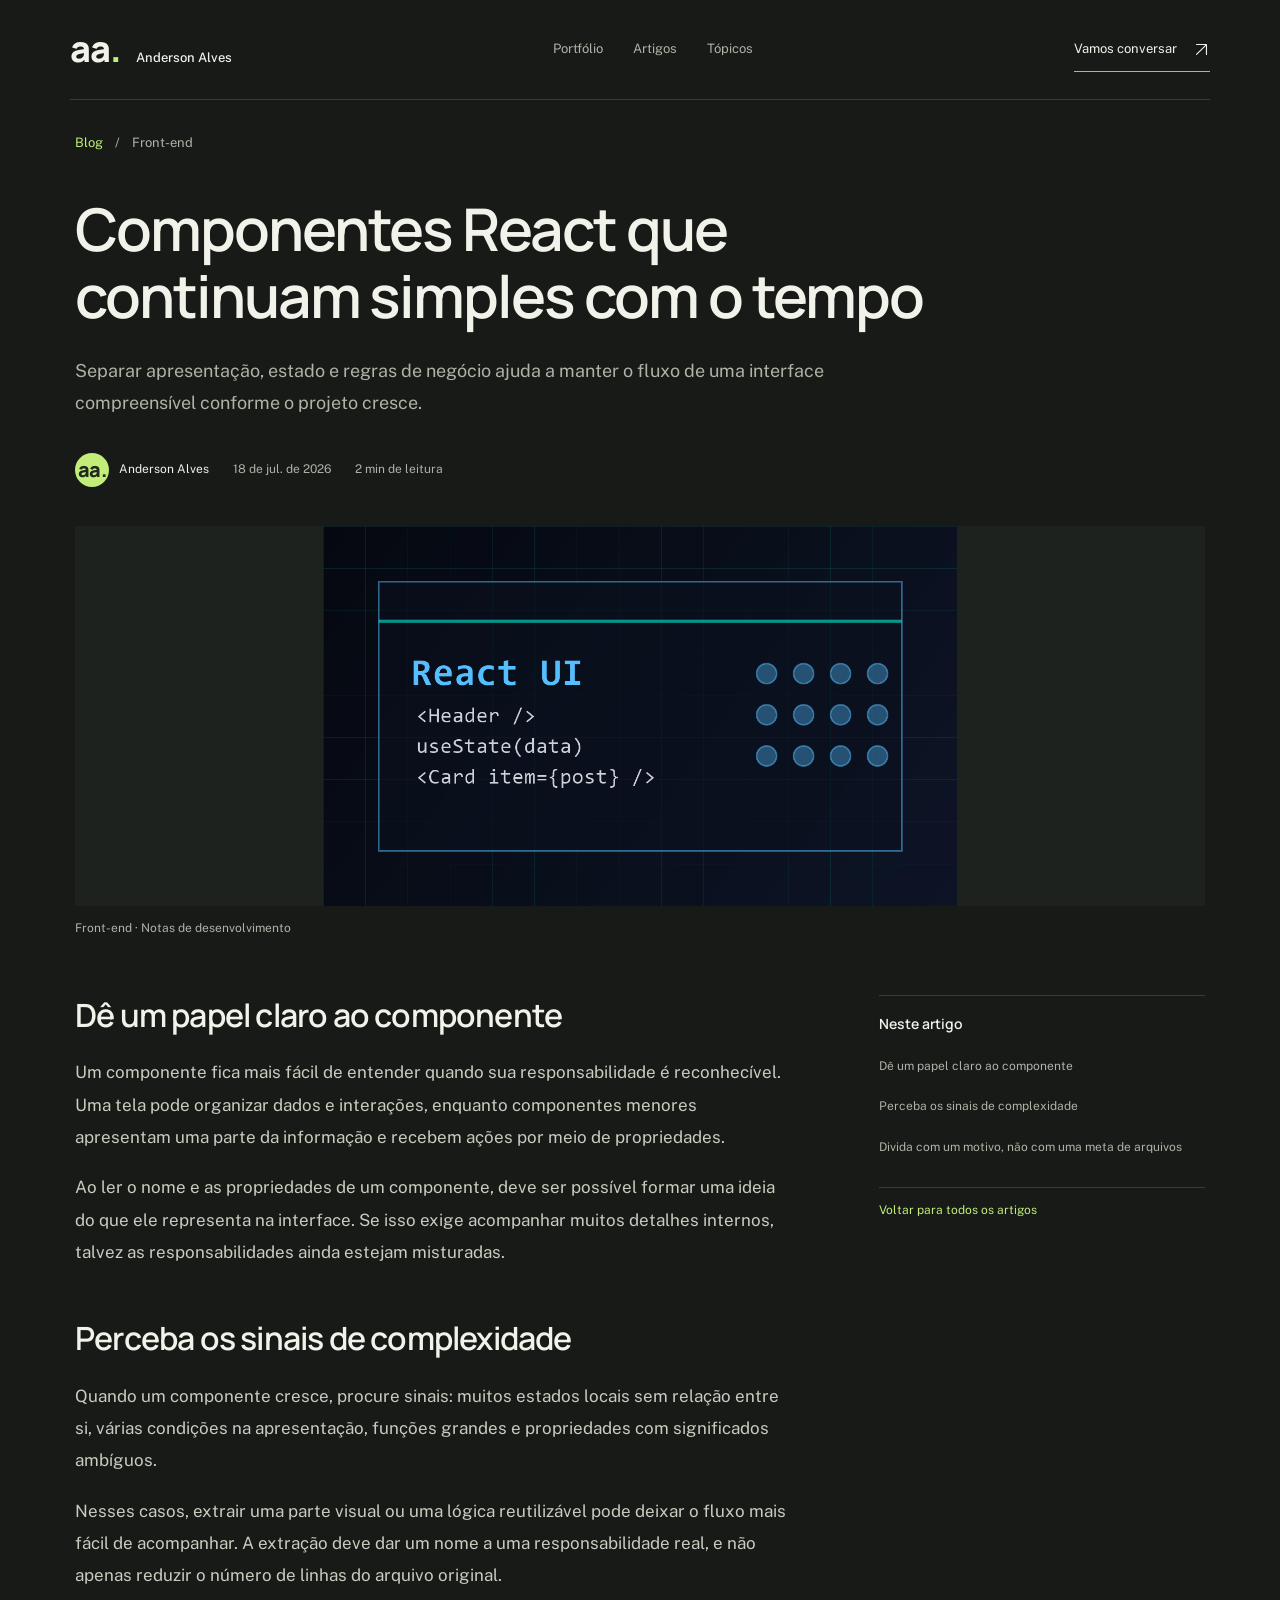
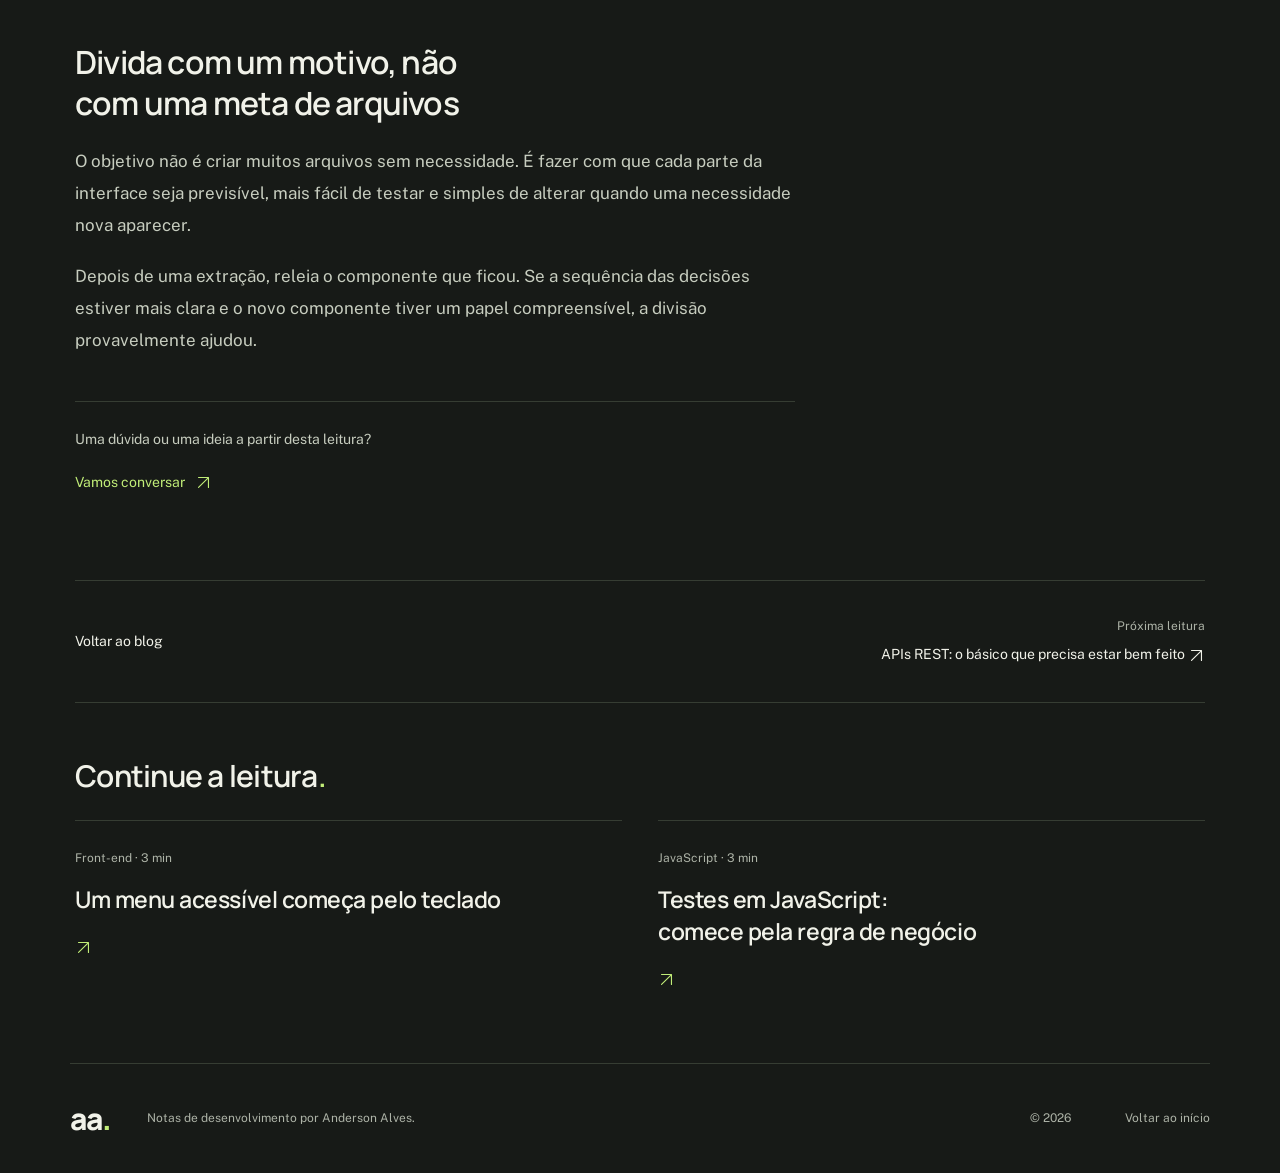
<file: artigos/componentes-react.html>
<!DOCTYPE html>
<html lang="pt-BR">
<head>
  <meta charset="UTF-8">
  <meta name="viewport" content="width=device-width, initial-scale=1.0">
  <title>Componentes React que continuam simples com o tempo | Anderson Alves</title>
  <meta name="description" content="Como reconhecer responsabilidades e evitar que componentes pequenos acumulem regras difíceis de manter.">
  <meta name="author" content="Anderson Alves">
  <meta name="theme-color" content="#171a17">
  <meta property="og:type" content="article">
  <meta property="og:locale" content="pt_BR">
  <meta property="og:title" content="Componentes React que continuam simples com o tempo">
  <meta property="og:description" content="Como reconhecer responsabilidades e evitar que componentes pequenos acumulem regras difíceis de manter.">
  <meta property="og:url" content="https://anderson-alves-portfolio.vercel.app/artigos/componentes-react.html">
  <meta property="og:image" content="https://anderson-alves-portfolio.vercel.app/assets/blog/react-components.png">
  <link rel="canonical" href="https://anderson-alves-portfolio.vercel.app/artigos/componentes-react.html">
  <link rel="icon" href="../assets/favicon.svg" type="image/svg+xml">
  <link rel="preload" href="../assets/fonts/Manrope-Variable.ttf" as="font" type="font/ttf" crossorigin>
  <link rel="stylesheet" href="../style.css">
  <link rel="stylesheet" href="../article.css">
  <script type="application/ld+json">{"@context":"https://schema.org","@type":"BlogPosting","headline":"Componentes React que continuam simples com o tempo","description":"Como reconhecer responsabilidades e evitar que componentes pequenos acumulem regras difíceis de manter.","image":"https://anderson-alves-portfolio.vercel.app/assets/blog/react-components.png","datePublished":"2026-07-18","dateModified":"2026-11-22","author":{"@type":"Person","name":"Anderson Alves","url":"https://anderson-alves-portfolio.vercel.app/"},"inLanguage":"pt-BR","mainEntityOfPage":{"@type":"WebPage","@id":"https://anderson-alves-portfolio.vercel.app/artigos/componentes-react.html"}}</script>
  <script src="../script.js" defer></script>
</head>
<body class="article-page">

  <a class="skip-link" href="#main">Pular para o conteúdo</a>
  <header class="site-header"><div class="nav-shell container">
    <a class="nav-logo" href="../index.html" aria-label="Anderson Alves, início">aa<span class="logo-dot">.</span><span class="logo-caption">Anderson Alves</span></a>
    <nav class="main-nav" id="main-nav" aria-label="Navegação principal"><a href="../index.html">Portfólio</a><a href="../blog.html#posts">Artigos</a><a href="../blog.html#topics">Tópicos</a></nav>
    <a class="nav-contact" href="../index.html#contact">Vamos conversar <svg class="icon small" viewBox="0 0 24 24" aria-hidden="true"><path d="M5 19 19 5M5 5h14v14"/></svg></a>
    <button class="menu-toggle" type="button" aria-label="Abrir menu" aria-expanded="false" aria-controls="main-nav"><span></span><span></span></button>
  </div></header>
  <main id="main" class="article-main container">
    <nav class="breadcrumbs" aria-label="Caminho de navegação"><a href="../blog.html">Blog</a><span aria-hidden="true">/</span><span>Front-end</span></nav>
    <article aria-labelledby="article-title">
      <header class="article-header">
        <h1 id="article-title">Componentes React que continuam simples com o tempo</h1>
        <p class="article-intro">Separar apresentação, estado e regras de negócio ajuda a manter o fluxo de uma interface compreensível conforme o projeto cresce.</p>
        <div class="article-meta"><a href="../index.html#about" class="article-author"><span class="author-initials" aria-hidden="true">aa.</span>Anderson Alves</a><time datetime="2026-07-18">18 de jul. de 2026</time><span>2 min de leitura</span></div>
      </header>
      <figure class="article-cover"><img src="../assets/blog/react-components.png" alt="Diagrama ilustrativo de componentes de uma interface React" width="1200" height="720" fetchpriority="high"><figcaption>Front-end · Notas de desenvolvimento</figcaption></figure>
      <div class="article-layout">
        <aside class="article-sidebar"><nav class="article-toc" aria-labelledby="contents-title"><h2 id="contents-title">Neste artigo</h2><ol><li><a href="#papel-do-componente">Dê um papel claro ao componente</a></li><li><a href="#sinais-de-crescimento">Perceba os sinais de complexidade</a></li><li><a href="#extraia-com-criterio">Divida com um motivo, não com uma meta de arquivos</a></li></ol><a class="article-back" href="../blog.html#posts">Voltar para todos os artigos</a></nav></aside>
        <div class="article-body">
          <section id="papel-do-componente" aria-labelledby="heading-papel-do-componente"><h2 id="heading-papel-do-componente">Dê um papel claro ao componente</h2><p>Um componente fica mais fácil de entender quando sua responsabilidade é reconhecível. Uma tela pode organizar dados e interações, enquanto componentes menores apresentam uma parte da informação e recebem ações por meio de propriedades.</p><p>Ao ler o nome e as propriedades de um componente, deve ser possível formar uma ideia do que ele representa na interface. Se isso exige acompanhar muitos detalhes internos, talvez as responsabilidades ainda estejam misturadas.</p></section>
          <section id="sinais-de-crescimento" aria-labelledby="heading-sinais-de-crescimento"><h2 id="heading-sinais-de-crescimento">Perceba os sinais de complexidade</h2><p>Quando um componente cresce, procure sinais: muitos estados locais sem relação entre si, várias condições na apresentação, funções grandes e propriedades com significados ambíguos.</p><p>Nesses casos, extrair uma parte visual ou uma lógica reutilizável pode deixar o fluxo mais fácil de acompanhar. A extração deve dar um nome a uma responsabilidade real, e não apenas reduzir o número de linhas do arquivo original.</p></section>
          <section id="extraia-com-criterio" aria-labelledby="heading-extraia-com-criterio"><h2 id="heading-extraia-com-criterio">Divida com um motivo, não com uma meta de arquivos</h2><p>O objetivo não é criar muitos arquivos sem necessidade. É fazer com que cada parte da interface seja previsível, mais fácil de testar e simples de alterar quando uma necessidade nova aparecer.</p><p>Depois de uma extração, releia o componente que ficou. Se a sequência das decisões estiver mais clara e o novo componente tiver um papel compreensível, a divisão provavelmente ajudou.</p></section>

          <div class="article-end"><p>Uma dúvida ou uma ideia a partir desta leitura?</p><a href="mailto:andersonalves.codes@gmail.com?subject=Sobre%20o%20artigo%3A%20Componentes%20React%20que%20continuam%20simples%20com%20o%20tempo">Vamos conversar <svg class="icon small" viewBox="0 0 24 24" aria-hidden="true"><path d="M5 19 19 5M5 5h14v14"/></svg></a></div>
        </div>
      </div>
    </article>
    <nav class="article-pagination" aria-label="Navegação entre artigos"><a href="../blog.html#posts">Voltar ao blog</a><a href="apis-rest.html"><span>Próxima leitura</span>APIs REST: o básico que precisa estar bem feito <svg class="icon small" viewBox="0 0 24 24" aria-hidden="true"><path d="M5 19 19 5M5 5h14v14"/></svg></a></nav>
    <section class="related-section" aria-labelledby="related-title"><h2 id="related-title">Continue a leitura<span class="accent">.</span></h2><div class="related-grid"><a href="acessibilidade-teclado.html"><span>Front-end · 3 min</span><h3>Um menu acessível começa pelo teclado</h3><svg class="icon small" viewBox="0 0 24 24" aria-hidden="true"><path d="M5 19 19 5M5 5h14v14"/></svg></a><a href="testes-javascript.html"><span>JavaScript · 3 min</span><h3>Testes em JavaScript: comece pela regra de negócio</h3><svg class="icon small" viewBox="0 0 24 24" aria-hidden="true"><path d="M5 19 19 5M5 5h14v14"/></svg></a></div></section>
  </main>
  <footer class="site-footer container"><a class="nav-logo" href="../index.html" aria-label="Ir ao portfólio">aa<span class="logo-dot">.</span></a><p>Notas de desenvolvimento por Anderson Alves.</p><span>© <span data-year>2026</span></span><a class="back-to-top" href="#main">Voltar ao início</a></footer>
</body>
</html>
</file>
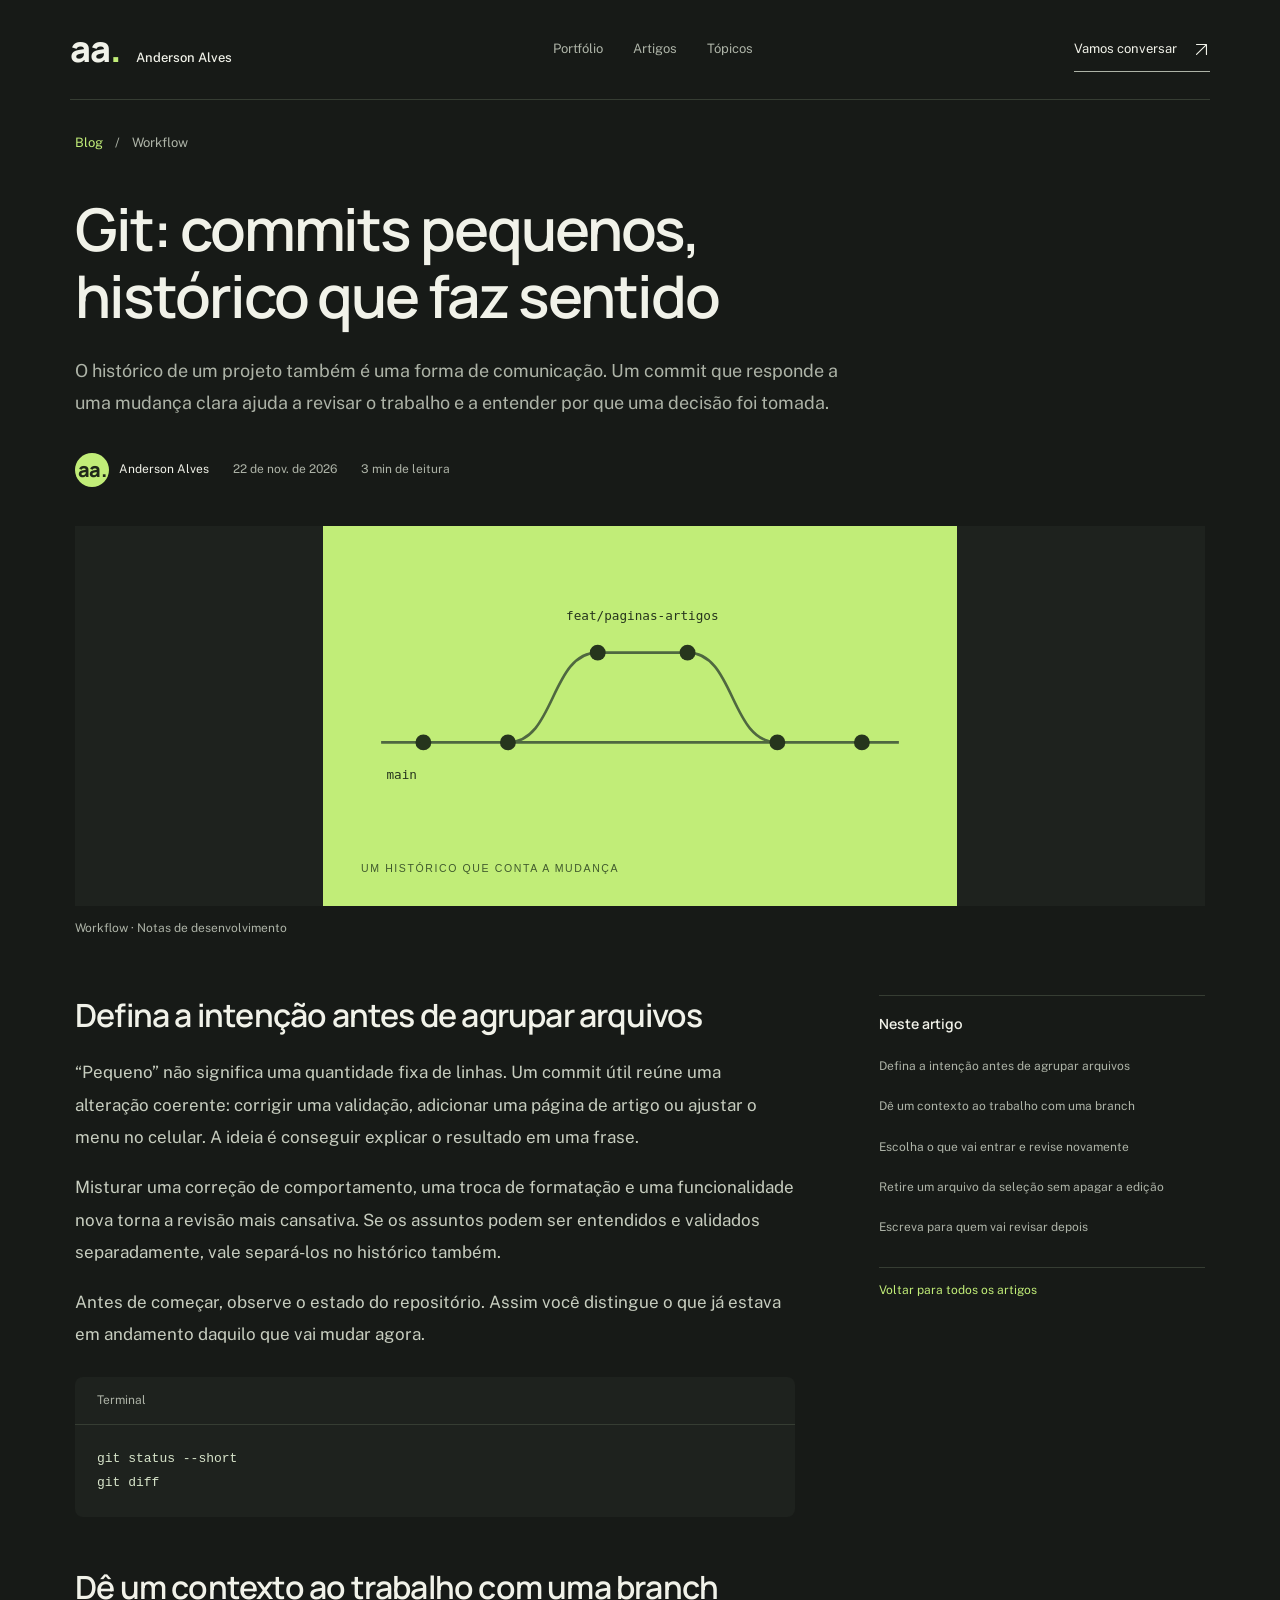
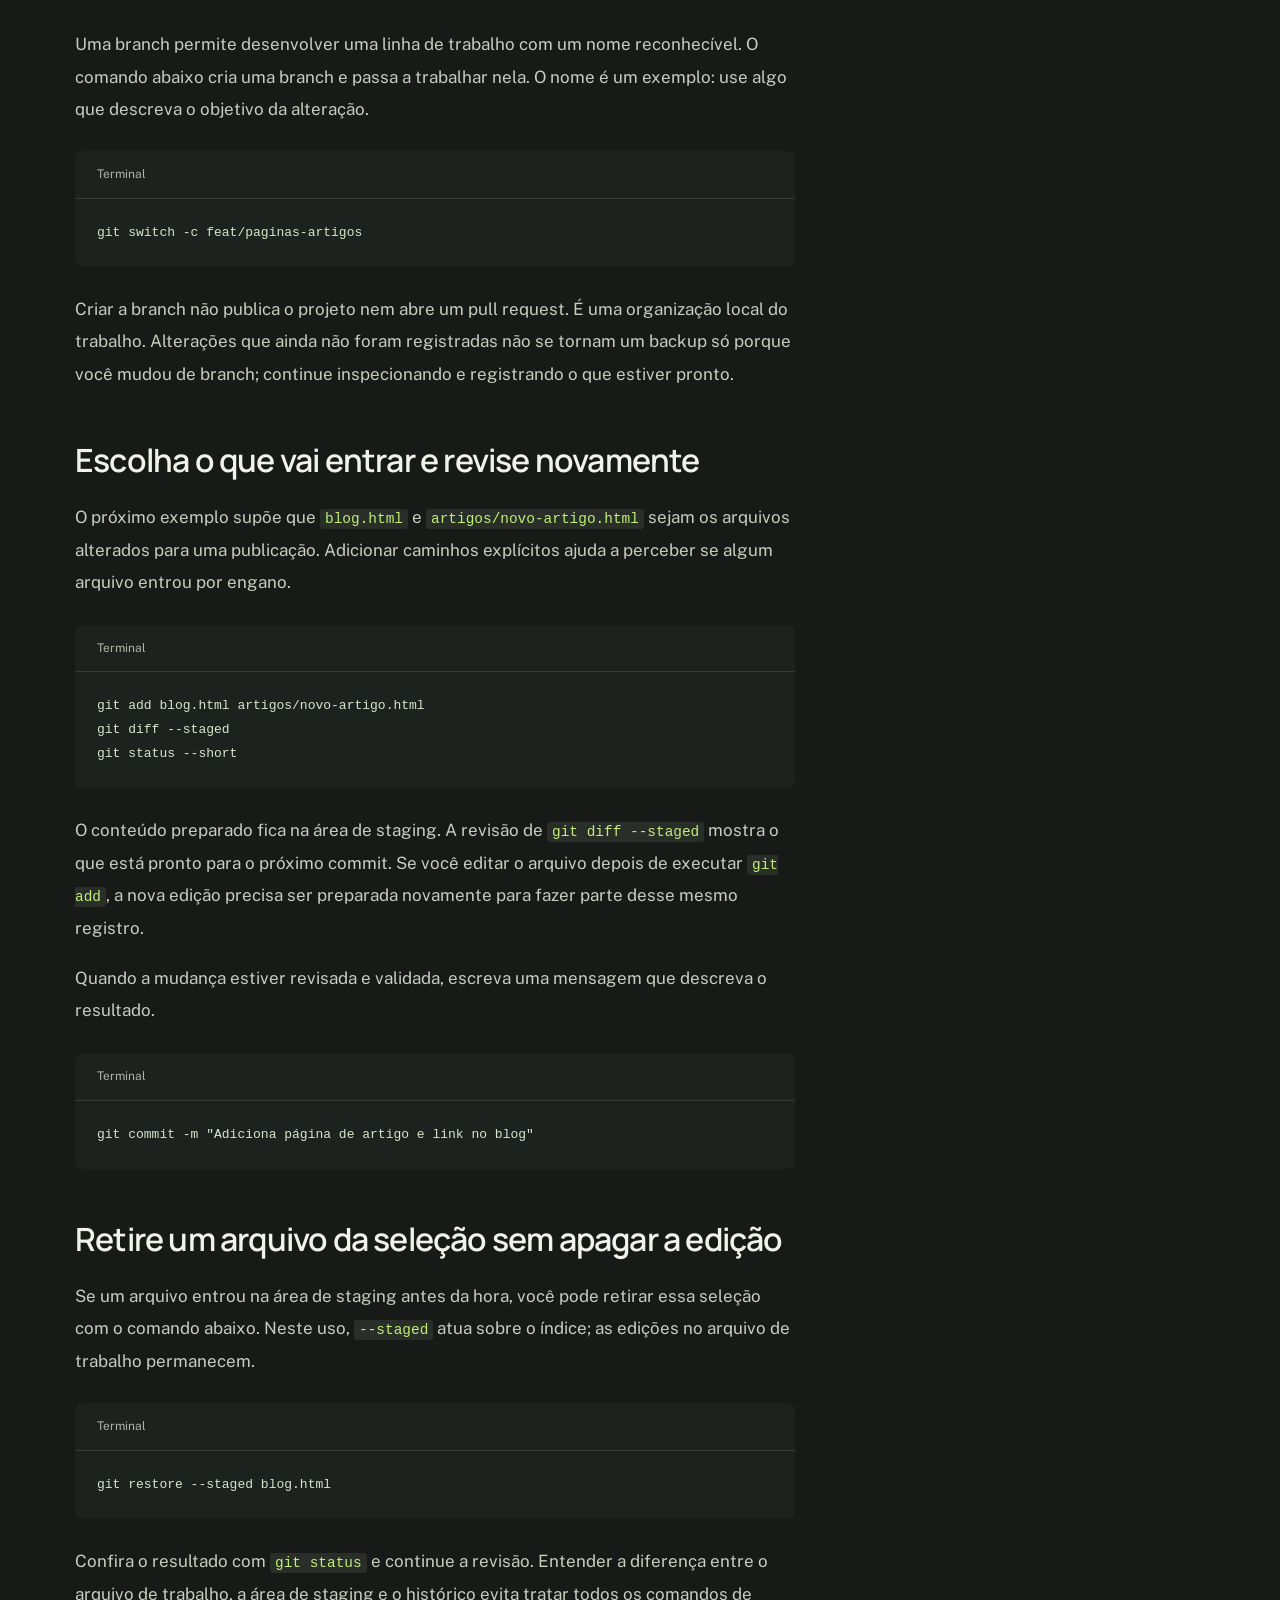
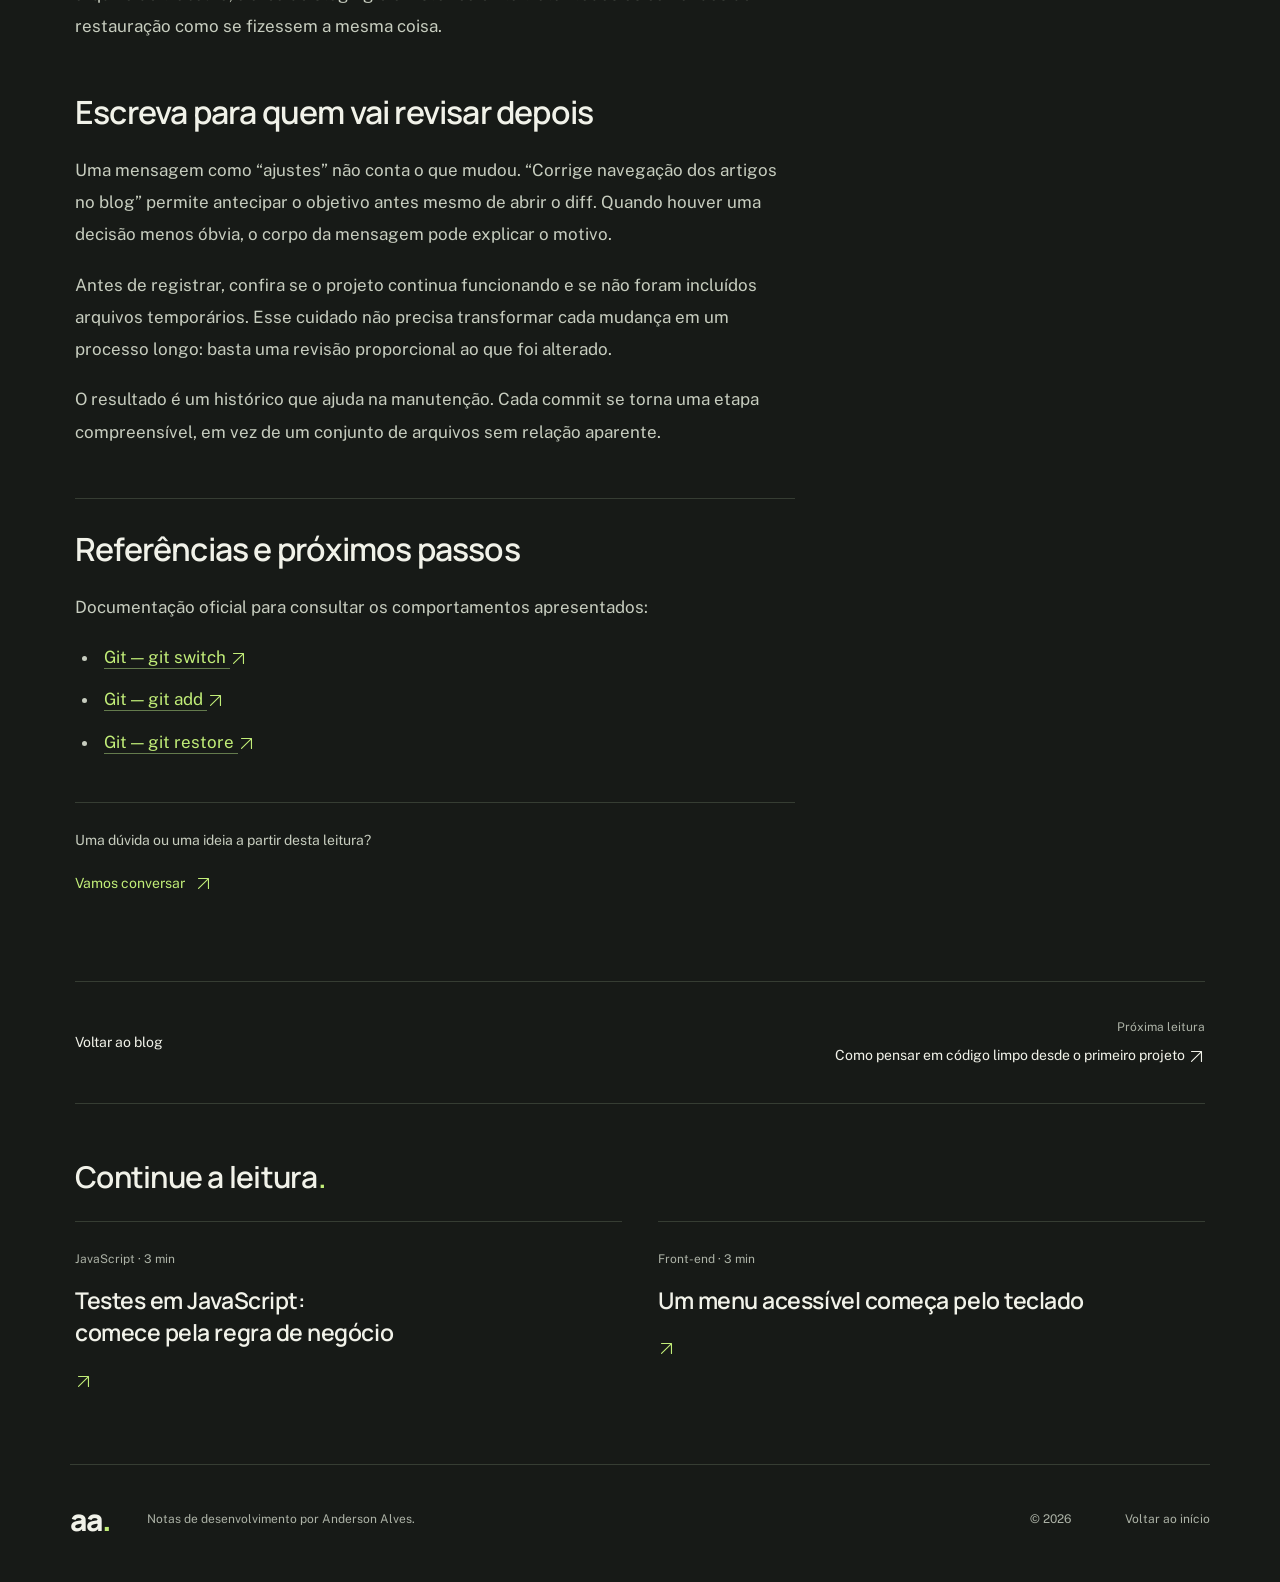
<file: artigos/git-commits-branches.html>
<!DOCTYPE html>
<html lang="pt-BR">
<head>
  <meta charset="UTF-8">
  <meta name="viewport" content="width=device-width, initial-scale=1.0">
  <title>Git: commits pequenos, histórico que faz sentido | Anderson Alves</title>
  <meta name="description" content="Um fluxo simples para inspecionar alterações, criar uma branch, preparar um commit e revisar exatamente o que será registrado.">
  <meta name="author" content="Anderson Alves">
  <meta name="theme-color" content="#171a17">
  <meta property="og:type" content="article">
  <meta property="og:locale" content="pt_BR">
  <meta property="og:title" content="Git: commits pequenos, histórico que faz sentido">
  <meta property="og:description" content="Um fluxo simples para inspecionar alterações, criar uma branch, preparar um commit e revisar exatamente o que será registrado.">
  <meta property="og:url" content="https://anderson-alves-portfolio.vercel.app/artigos/git-commits-branches.html">
  <meta property="og:image" content="https://anderson-alves-portfolio.vercel.app/assets/blog/git-workflow.svg">
  <link rel="canonical" href="https://anderson-alves-portfolio.vercel.app/artigos/git-commits-branches.html">
  <link rel="icon" href="../assets/favicon.svg" type="image/svg+xml">
  <link rel="preload" href="../assets/fonts/Manrope-Variable.ttf" as="font" type="font/ttf" crossorigin>
  <link rel="stylesheet" href="../style.css">
  <link rel="stylesheet" href="../article.css">
  <script type="application/ld+json">{"@context":"https://schema.org","@type":"BlogPosting","headline":"Git: commits pequenos, histórico que faz sentido","description":"Um fluxo simples para inspecionar alterações, criar uma branch, preparar um commit e revisar exatamente o que será registrado.","image":"https://anderson-alves-portfolio.vercel.app/assets/blog/git-workflow.svg","datePublished":"2026-11-22","dateModified":"2026-11-22","author":{"@type":"Person","name":"Anderson Alves","url":"https://anderson-alves-portfolio.vercel.app/"},"inLanguage":"pt-BR","mainEntityOfPage":{"@type":"WebPage","@id":"https://anderson-alves-portfolio.vercel.app/artigos/git-commits-branches.html"}}</script>
  <script src="../script.js" defer></script>
</head>
<body class="article-page">

  <a class="skip-link" href="#main">Pular para o conteúdo</a>
  <header class="site-header"><div class="nav-shell container">
    <a class="nav-logo" href="../index.html" aria-label="Anderson Alves, início">aa<span class="logo-dot">.</span><span class="logo-caption">Anderson Alves</span></a>
    <nav class="main-nav" id="main-nav" aria-label="Navegação principal"><a href="../index.html">Portfólio</a><a href="../blog.html#posts">Artigos</a><a href="../blog.html#topics">Tópicos</a></nav>
    <a class="nav-contact" href="../index.html#contact">Vamos conversar <svg class="icon small" viewBox="0 0 24 24" aria-hidden="true"><path d="M5 19 19 5M5 5h14v14"/></svg></a>
    <button class="menu-toggle" type="button" aria-label="Abrir menu" aria-expanded="false" aria-controls="main-nav"><span></span><span></span></button>
  </div></header>
  <main id="main" class="article-main container">
    <nav class="breadcrumbs" aria-label="Caminho de navegação"><a href="../blog.html">Blog</a><span aria-hidden="true">/</span><span>Workflow</span></nav>
    <article aria-labelledby="article-title">
      <header class="article-header">
        <h1 id="article-title">Git: commits pequenos, histórico que faz sentido</h1>
        <p class="article-intro">O histórico de um projeto também é uma forma de comunicação. Um commit que responde a uma mudança clara ajuda a revisar o trabalho e a entender por que uma decisão foi tomada.</p>
        <div class="article-meta"><a href="../index.html#about" class="article-author"><span class="author-initials" aria-hidden="true">aa.</span>Anderson Alves</a><time datetime="2026-11-22">22 de nov. de 2026</time><span>3 min de leitura</span></div>
      </header>
      <figure class="article-cover"><img src="../assets/blog/git-workflow.svg" alt="Diagrama de commits com uma branch que se separa e volta à linha principal" width="1200" height="720" fetchpriority="high"><figcaption>Workflow · Notas de desenvolvimento</figcaption></figure>
      <div class="article-layout">
        <aside class="article-sidebar"><nav class="article-toc" aria-labelledby="contents-title"><h2 id="contents-title">Neste artigo</h2><ol><li><a href="#uma-mudanca-por-vez">Defina a intenção antes de agrupar arquivos</a></li><li><a href="#crie-uma-branch">Dê um contexto ao trabalho com uma branch</a></li><li><a href="#revise-o-commit">Escolha o que vai entrar e revise novamente</a></li><li><a href="#corrija-a-selecao">Retire um arquivo da seleção sem apagar a edição</a></li><li><a href="#deixe-uma-historia-legivel">Escreva para quem vai revisar depois</a></li></ol><a class="article-back" href="../blog.html#posts">Voltar para todos os artigos</a></nav></aside>
        <div class="article-body">
          <section id="uma-mudanca-por-vez" aria-labelledby="heading-uma-mudanca-por-vez"><h2 id="heading-uma-mudanca-por-vez">Defina a intenção antes de agrupar arquivos</h2><p>“Pequeno” não significa uma quantidade fixa de linhas. Um commit útil reúne uma alteração coerente: corrigir uma validação, adicionar uma página de artigo ou ajustar o menu no celular. A ideia é conseguir explicar o resultado em uma frase.</p><p>Misturar uma correção de comportamento, uma troca de formatação e uma funcionalidade nova torna a revisão mais cansativa. Se os assuntos podem ser entendidos e validados separadamente, vale separá-los no histórico também.</p><p>Antes de começar, observe o estado do repositório. Assim você distingue o que já estava em andamento daquilo que vai mudar agora.</p><div class="code-example"><span class="code-language">Terminal</span><pre tabindex="0" aria-label="Exemplo de código: Terminal"><code>git status --short
git diff</code></pre></div></section>
          <section id="crie-uma-branch" aria-labelledby="heading-crie-uma-branch"><h2 id="heading-crie-uma-branch">Dê um contexto ao trabalho com uma branch</h2><p>Uma branch permite desenvolver uma linha de trabalho com um nome reconhecível. O comando abaixo cria uma branch e passa a trabalhar nela. O nome é um exemplo: use algo que descreva o objetivo da alteração.</p><div class="code-example"><span class="code-language">Terminal</span><pre tabindex="0" aria-label="Exemplo de código: Terminal"><code>git switch -c feat/paginas-artigos</code></pre></div><p>Criar a branch não publica o projeto nem abre um pull request. É uma organização local do trabalho. Alterações que ainda não foram registradas não se tornam um backup só porque você mudou de branch; continue inspecionando e registrando o que estiver pronto.</p></section>
          <section id="revise-o-commit" aria-labelledby="heading-revise-o-commit"><h2 id="heading-revise-o-commit">Escolha o que vai entrar e revise novamente</h2><p>O próximo exemplo supõe que <code>blog.html</code> e <code>artigos/novo-artigo.html</code> sejam os arquivos alterados para uma publicação. Adicionar caminhos explícitos ajuda a perceber se algum arquivo entrou por engano.</p><div class="code-example"><span class="code-language">Terminal</span><pre tabindex="0" aria-label="Exemplo de código: Terminal"><code>git add blog.html artigos/novo-artigo.html
git diff --staged
git status --short</code></pre></div><p>O conteúdo preparado fica na área de staging. A revisão de <code>git diff --staged</code> mostra o que está pronto para o próximo commit. Se você editar o arquivo depois de executar <code>git add</code>, a nova edição precisa ser preparada novamente para fazer parte desse mesmo registro.</p><p>Quando a mudança estiver revisada e validada, escreva uma mensagem que descreva o resultado.</p><div class="code-example"><span class="code-language">Terminal</span><pre tabindex="0" aria-label="Exemplo de código: Terminal"><code>git commit -m &quot;Adiciona página de artigo e link no blog&quot;</code></pre></div></section>
          <section id="corrija-a-selecao" aria-labelledby="heading-corrija-a-selecao"><h2 id="heading-corrija-a-selecao">Retire um arquivo da seleção sem apagar a edição</h2><p>Se um arquivo entrou na área de staging antes da hora, você pode retirar essa seleção com o comando abaixo. Neste uso, <code>--staged</code> atua sobre o índice; as edições no arquivo de trabalho permanecem.</p><div class="code-example"><span class="code-language">Terminal</span><pre tabindex="0" aria-label="Exemplo de código: Terminal"><code>git restore --staged blog.html</code></pre></div><p>Confira o resultado com <code>git status</code> e continue a revisão. Entender a diferença entre o arquivo de trabalho, a área de staging e o histórico evita tratar todos os comandos de restauração como se fizessem a mesma coisa.</p></section>
          <section id="deixe-uma-historia-legivel" aria-labelledby="heading-deixe-uma-historia-legivel"><h2 id="heading-deixe-uma-historia-legivel">Escreva para quem vai revisar depois</h2><p>Uma mensagem como “ajustes” não conta o que mudou. “Corrige navegação dos artigos no blog” permite antecipar o objetivo antes mesmo de abrir o diff. Quando houver uma decisão menos óbvia, o corpo da mensagem pode explicar o motivo.</p><p>Antes de registrar, confira se o projeto continua funcionando e se não foram incluídos arquivos temporários. Esse cuidado não precisa transformar cada mudança em um processo longo: basta uma revisão proporcional ao que foi alterado.</p><p>O resultado é um histórico que ajuda na manutenção. Cada commit se torna uma etapa compreensível, em vez de um conjunto de arquivos sem relação aparente.</p></section>
          <section class="article-references" id="referencias" aria-labelledby="references-title"><h2 id="references-title">Referências e próximos passos</h2><p>Documentação oficial para consultar os comportamentos apresentados:</p><ul><li><a href="https://git-scm.com/docs/git-switch" target="_blank" rel="noopener noreferrer">Git — git switch <svg class="icon small" viewBox="0 0 24 24" aria-hidden="true"><path d="M5 19 19 5M5 5h14v14"/></svg><span class="sr-only"> (abre em nova aba)</span></a></li><li><a href="https://git-scm.com/docs/git-add" target="_blank" rel="noopener noreferrer">Git — git add <svg class="icon small" viewBox="0 0 24 24" aria-hidden="true"><path d="M5 19 19 5M5 5h14v14"/></svg><span class="sr-only"> (abre em nova aba)</span></a></li><li><a href="https://git-scm.com/docs/git-restore" target="_blank" rel="noopener noreferrer">Git — git restore <svg class="icon small" viewBox="0 0 24 24" aria-hidden="true"><path d="M5 19 19 5M5 5h14v14"/></svg><span class="sr-only"> (abre em nova aba)</span></a></li></ul></section>
          <div class="article-end"><p>Uma dúvida ou uma ideia a partir desta leitura?</p><a href="mailto:andersonalves.codes@gmail.com?subject=Sobre%20o%20artigo%3A%20Git%3A%20commits%20pequenos%2C%20hist%C3%B3rico%20que%20faz%20sentido">Vamos conversar <svg class="icon small" viewBox="0 0 24 24" aria-hidden="true"><path d="M5 19 19 5M5 5h14v14"/></svg></a></div>
        </div>
      </div>
    </article>
    <nav class="article-pagination" aria-label="Navegação entre artigos"><a href="../blog.html#posts">Voltar ao blog</a><a href="codigo-limpo.html"><span>Próxima leitura</span>Como pensar em código limpo desde o primeiro projeto <svg class="icon small" viewBox="0 0 24 24" aria-hidden="true"><path d="M5 19 19 5M5 5h14v14"/></svg></a></nav>
    <section class="related-section" aria-labelledby="related-title"><h2 id="related-title">Continue a leitura<span class="accent">.</span></h2><div class="related-grid"><a href="testes-javascript.html"><span>JavaScript · 3 min</span><h3>Testes em JavaScript: comece pela regra de negócio</h3><svg class="icon small" viewBox="0 0 24 24" aria-hidden="true"><path d="M5 19 19 5M5 5h14v14"/></svg></a><a href="acessibilidade-teclado.html"><span>Front-end · 3 min</span><h3>Um menu acessível começa pelo teclado</h3><svg class="icon small" viewBox="0 0 24 24" aria-hidden="true"><path d="M5 19 19 5M5 5h14v14"/></svg></a></div></section>
  </main>
  <footer class="site-footer container"><a class="nav-logo" href="../index.html" aria-label="Ir ao portfólio">aa<span class="logo-dot">.</span></a><p>Notas de desenvolvimento por Anderson Alves.</p><span>© <span data-year>2026</span></span><a class="back-to-top" href="#main">Voltar ao início</a></footer>
</body>
</html>
</file>
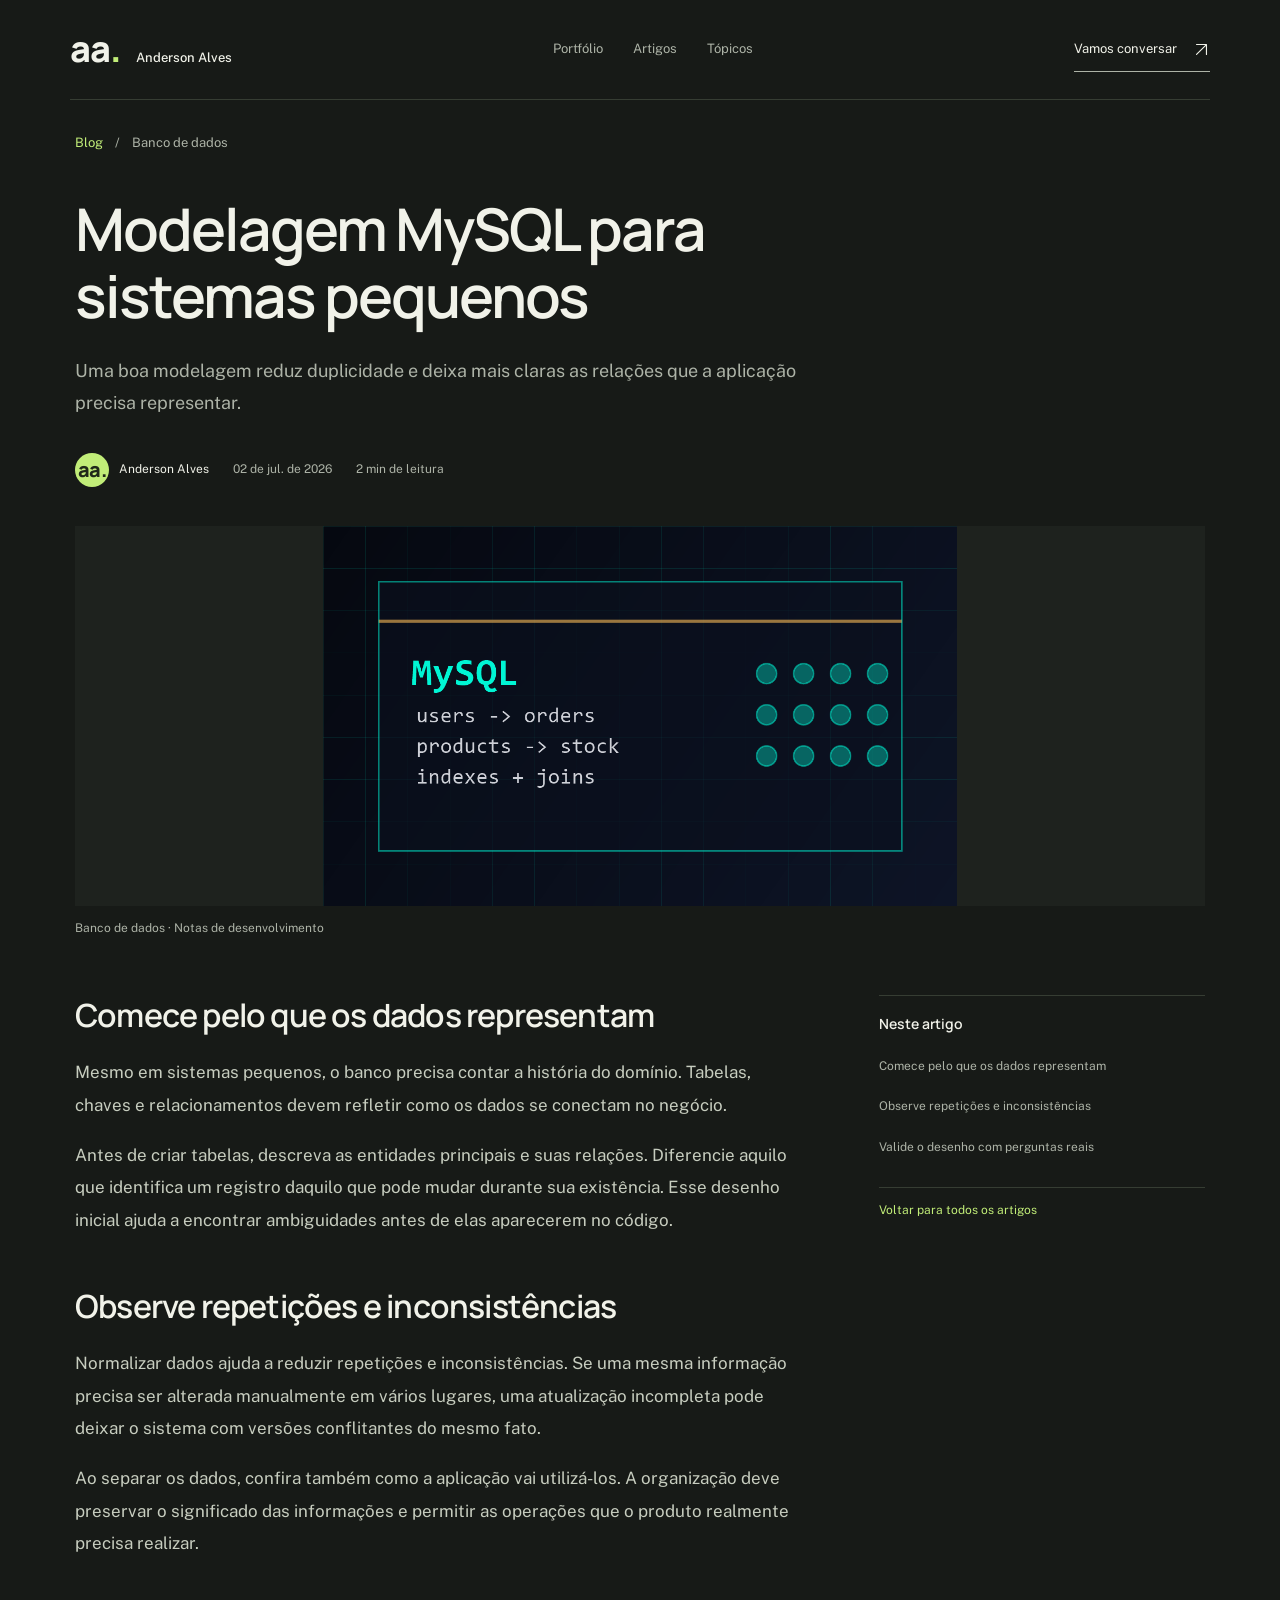
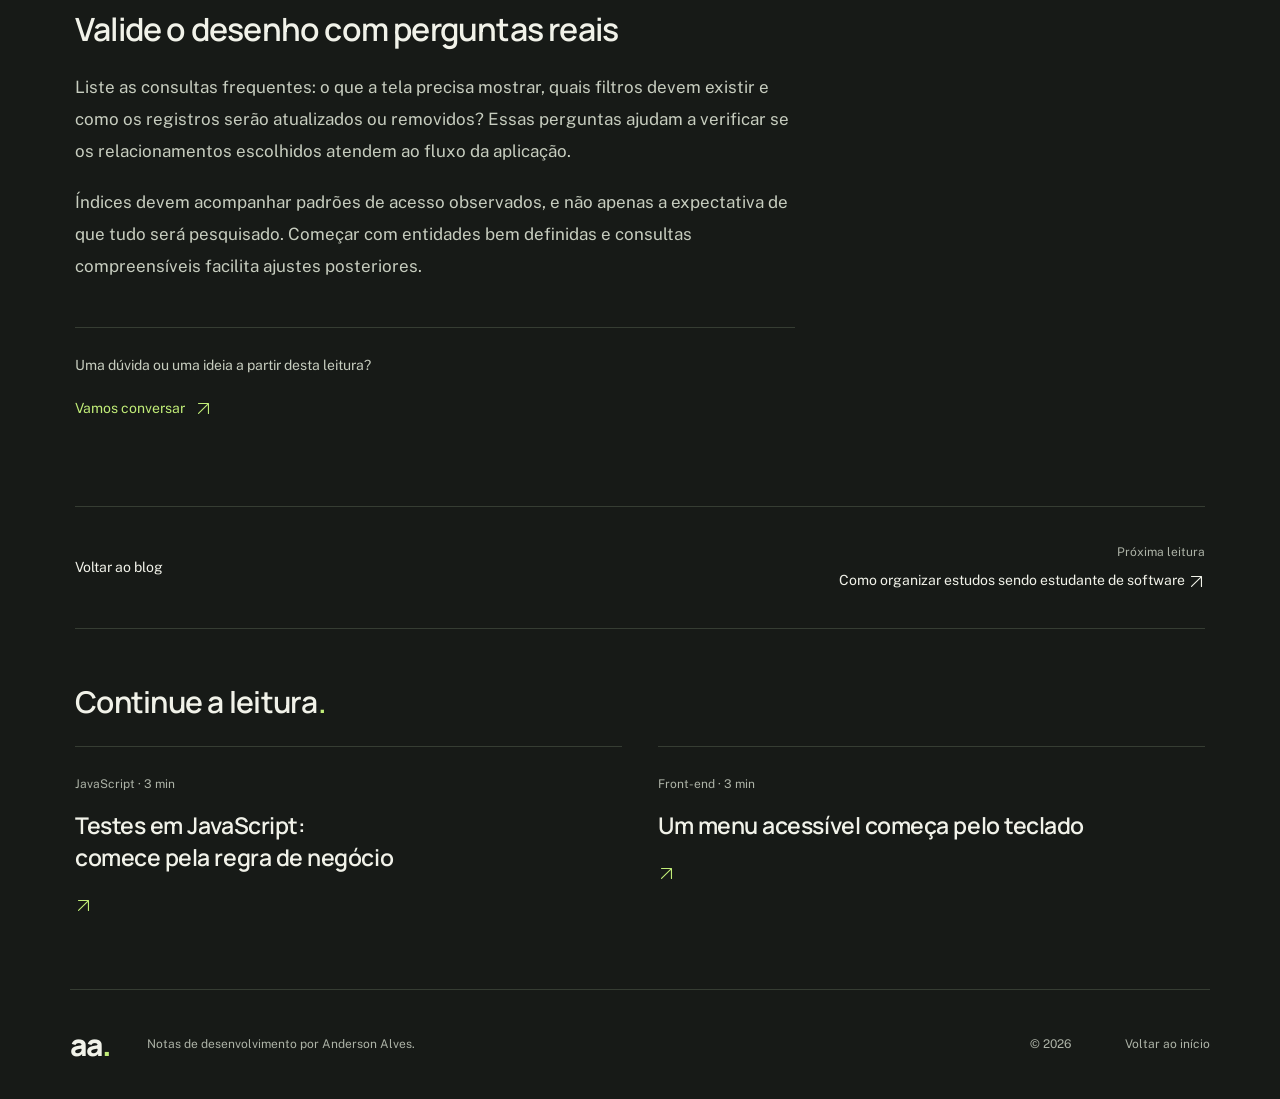
<file: artigos/modelagem-mysql.html>
<!DOCTYPE html>
<html lang="pt-BR">
<head>
  <meta charset="UTF-8">
  <meta name="viewport" content="width=device-width, initial-scale=1.0">
  <title>Modelagem MySQL para sistemas pequenos | Anderson Alves</title>
  <meta name="description" content="Entidades e relacionamentos que representam o domínio sem perder de vista as consultas da aplicação.">
  <meta name="author" content="Anderson Alves">
  <meta name="theme-color" content="#171a17">
  <meta property="og:type" content="article">
  <meta property="og:locale" content="pt_BR">
  <meta property="og:title" content="Modelagem MySQL para sistemas pequenos">
  <meta property="og:description" content="Entidades e relacionamentos que representam o domínio sem perder de vista as consultas da aplicação.">
  <meta property="og:url" content="https://anderson-alves-portfolio.vercel.app/artigos/modelagem-mysql.html">
  <meta property="og:image" content="https://anderson-alves-portfolio.vercel.app/assets/blog/mysql-modeling.png">
  <link rel="canonical" href="https://anderson-alves-portfolio.vercel.app/artigos/modelagem-mysql.html">
  <link rel="icon" href="../assets/favicon.svg" type="image/svg+xml">
  <link rel="preload" href="../assets/fonts/Manrope-Variable.ttf" as="font" type="font/ttf" crossorigin>
  <link rel="stylesheet" href="../style.css">
  <link rel="stylesheet" href="../article.css">
  <script type="application/ld+json">{"@context":"https://schema.org","@type":"BlogPosting","headline":"Modelagem MySQL para sistemas pequenos","description":"Entidades e relacionamentos que representam o domínio sem perder de vista as consultas da aplicação.","image":"https://anderson-alves-portfolio.vercel.app/assets/blog/mysql-modeling.png","datePublished":"2026-07-02","dateModified":"2026-11-22","author":{"@type":"Person","name":"Anderson Alves","url":"https://anderson-alves-portfolio.vercel.app/"},"inLanguage":"pt-BR","mainEntityOfPage":{"@type":"WebPage","@id":"https://anderson-alves-portfolio.vercel.app/artigos/modelagem-mysql.html"}}</script>
  <script src="../script.js" defer></script>
</head>
<body class="article-page">

  <a class="skip-link" href="#main">Pular para o conteúdo</a>
  <header class="site-header"><div class="nav-shell container">
    <a class="nav-logo" href="../index.html" aria-label="Anderson Alves, início">aa<span class="logo-dot">.</span><span class="logo-caption">Anderson Alves</span></a>
    <nav class="main-nav" id="main-nav" aria-label="Navegação principal"><a href="../index.html">Portfólio</a><a href="../blog.html#posts">Artigos</a><a href="../blog.html#topics">Tópicos</a></nav>
    <a class="nav-contact" href="../index.html#contact">Vamos conversar <svg class="icon small" viewBox="0 0 24 24" aria-hidden="true"><path d="M5 19 19 5M5 5h14v14"/></svg></a>
    <button class="menu-toggle" type="button" aria-label="Abrir menu" aria-expanded="false" aria-controls="main-nav"><span></span><span></span></button>
  </div></header>
  <main id="main" class="article-main container">
    <nav class="breadcrumbs" aria-label="Caminho de navegação"><a href="../blog.html">Blog</a><span aria-hidden="true">/</span><span>Banco de dados</span></nav>
    <article aria-labelledby="article-title">
      <header class="article-header">
        <h1 id="article-title">Modelagem MySQL para sistemas pequenos</h1>
        <p class="article-intro">Uma boa modelagem reduz duplicidade e deixa mais claras as relações que a aplicação precisa representar.</p>
        <div class="article-meta"><a href="../index.html#about" class="article-author"><span class="author-initials" aria-hidden="true">aa.</span>Anderson Alves</a><time datetime="2026-07-02">02 de jul. de 2026</time><span>2 min de leitura</span></div>
      </header>
      <figure class="article-cover"><img src="../assets/blog/mysql-modeling.png" alt="Ilustração de tabelas e relacionamentos de banco de dados" width="1200" height="720" fetchpriority="high"><figcaption>Banco de dados · Notas de desenvolvimento</figcaption></figure>
      <div class="article-layout">
        <aside class="article-sidebar"><nav class="article-toc" aria-labelledby="contents-title"><h2 id="contents-title">Neste artigo</h2><ol><li><a href="#entenda-o-dominio">Comece pelo que os dados representam</a></li><li><a href="#evite-duplicidade">Observe repetições e inconsistências</a></li><li><a href="#valide-as-consultas">Valide o desenho com perguntas reais</a></li></ol><a class="article-back" href="../blog.html#posts">Voltar para todos os artigos</a></nav></aside>
        <div class="article-body">
          <section id="entenda-o-dominio" aria-labelledby="heading-entenda-o-dominio"><h2 id="heading-entenda-o-dominio">Comece pelo que os dados representam</h2><p>Mesmo em sistemas pequenos, o banco precisa contar a história do domínio. Tabelas, chaves e relacionamentos devem refletir como os dados se conectam no negócio.</p><p>Antes de criar tabelas, descreva as entidades principais e suas relações. Diferencie aquilo que identifica um registro daquilo que pode mudar durante sua existência. Esse desenho inicial ajuda a encontrar ambiguidades antes de elas aparecerem no código.</p></section>
          <section id="evite-duplicidade" aria-labelledby="heading-evite-duplicidade"><h2 id="heading-evite-duplicidade">Observe repetições e inconsistências</h2><p>Normalizar dados ajuda a reduzir repetições e inconsistências. Se uma mesma informação precisa ser alterada manualmente em vários lugares, uma atualização incompleta pode deixar o sistema com versões conflitantes do mesmo fato.</p><p>Ao separar os dados, confira também como a aplicação vai utilizá-los. A organização deve preservar o significado das informações e permitir as operações que o produto realmente precisa realizar.</p></section>
          <section id="valide-as-consultas" aria-labelledby="heading-valide-as-consultas"><h2 id="heading-valide-as-consultas">Valide o desenho com perguntas reais</h2><p>Liste as consultas frequentes: o que a tela precisa mostrar, quais filtros devem existir e como os registros serão atualizados ou removidos? Essas perguntas ajudam a verificar se os relacionamentos escolhidos atendem ao fluxo da aplicação.</p><p>Índices devem acompanhar padrões de acesso observados, e não apenas a expectativa de que tudo será pesquisado. Começar com entidades bem definidas e consultas compreensíveis facilita ajustes posteriores.</p></section>

          <div class="article-end"><p>Uma dúvida ou uma ideia a partir desta leitura?</p><a href="mailto:andersonalves.codes@gmail.com?subject=Sobre%20o%20artigo%3A%20Modelagem%20MySQL%20para%20sistemas%20pequenos">Vamos conversar <svg class="icon small" viewBox="0 0 24 24" aria-hidden="true"><path d="M5 19 19 5M5 5h14v14"/></svg></a></div>
        </div>
      </div>
    </article>
    <nav class="article-pagination" aria-label="Navegação entre artigos"><a href="../blog.html#posts">Voltar ao blog</a><a href="rotina-estudos.html"><span>Próxima leitura</span>Como organizar estudos sendo estudante de software <svg class="icon small" viewBox="0 0 24 24" aria-hidden="true"><path d="M5 19 19 5M5 5h14v14"/></svg></a></nav>
    <section class="related-section" aria-labelledby="related-title"><h2 id="related-title">Continue a leitura<span class="accent">.</span></h2><div class="related-grid"><a href="testes-javascript.html"><span>JavaScript · 3 min</span><h3>Testes em JavaScript: comece pela regra de negócio</h3><svg class="icon small" viewBox="0 0 24 24" aria-hidden="true"><path d="M5 19 19 5M5 5h14v14"/></svg></a><a href="acessibilidade-teclado.html"><span>Front-end · 3 min</span><h3>Um menu acessível começa pelo teclado</h3><svg class="icon small" viewBox="0 0 24 24" aria-hidden="true"><path d="M5 19 19 5M5 5h14v14"/></svg></a></div></section>
  </main>
  <footer class="site-footer container"><a class="nav-logo" href="../index.html" aria-label="Ir ao portfólio">aa<span class="logo-dot">.</span></a><p>Notas de desenvolvimento por Anderson Alves.</p><span>© <span data-year>2026</span></span><a class="back-to-top" href="#main">Voltar ao início</a></footer>
</body>
</html>
</file>
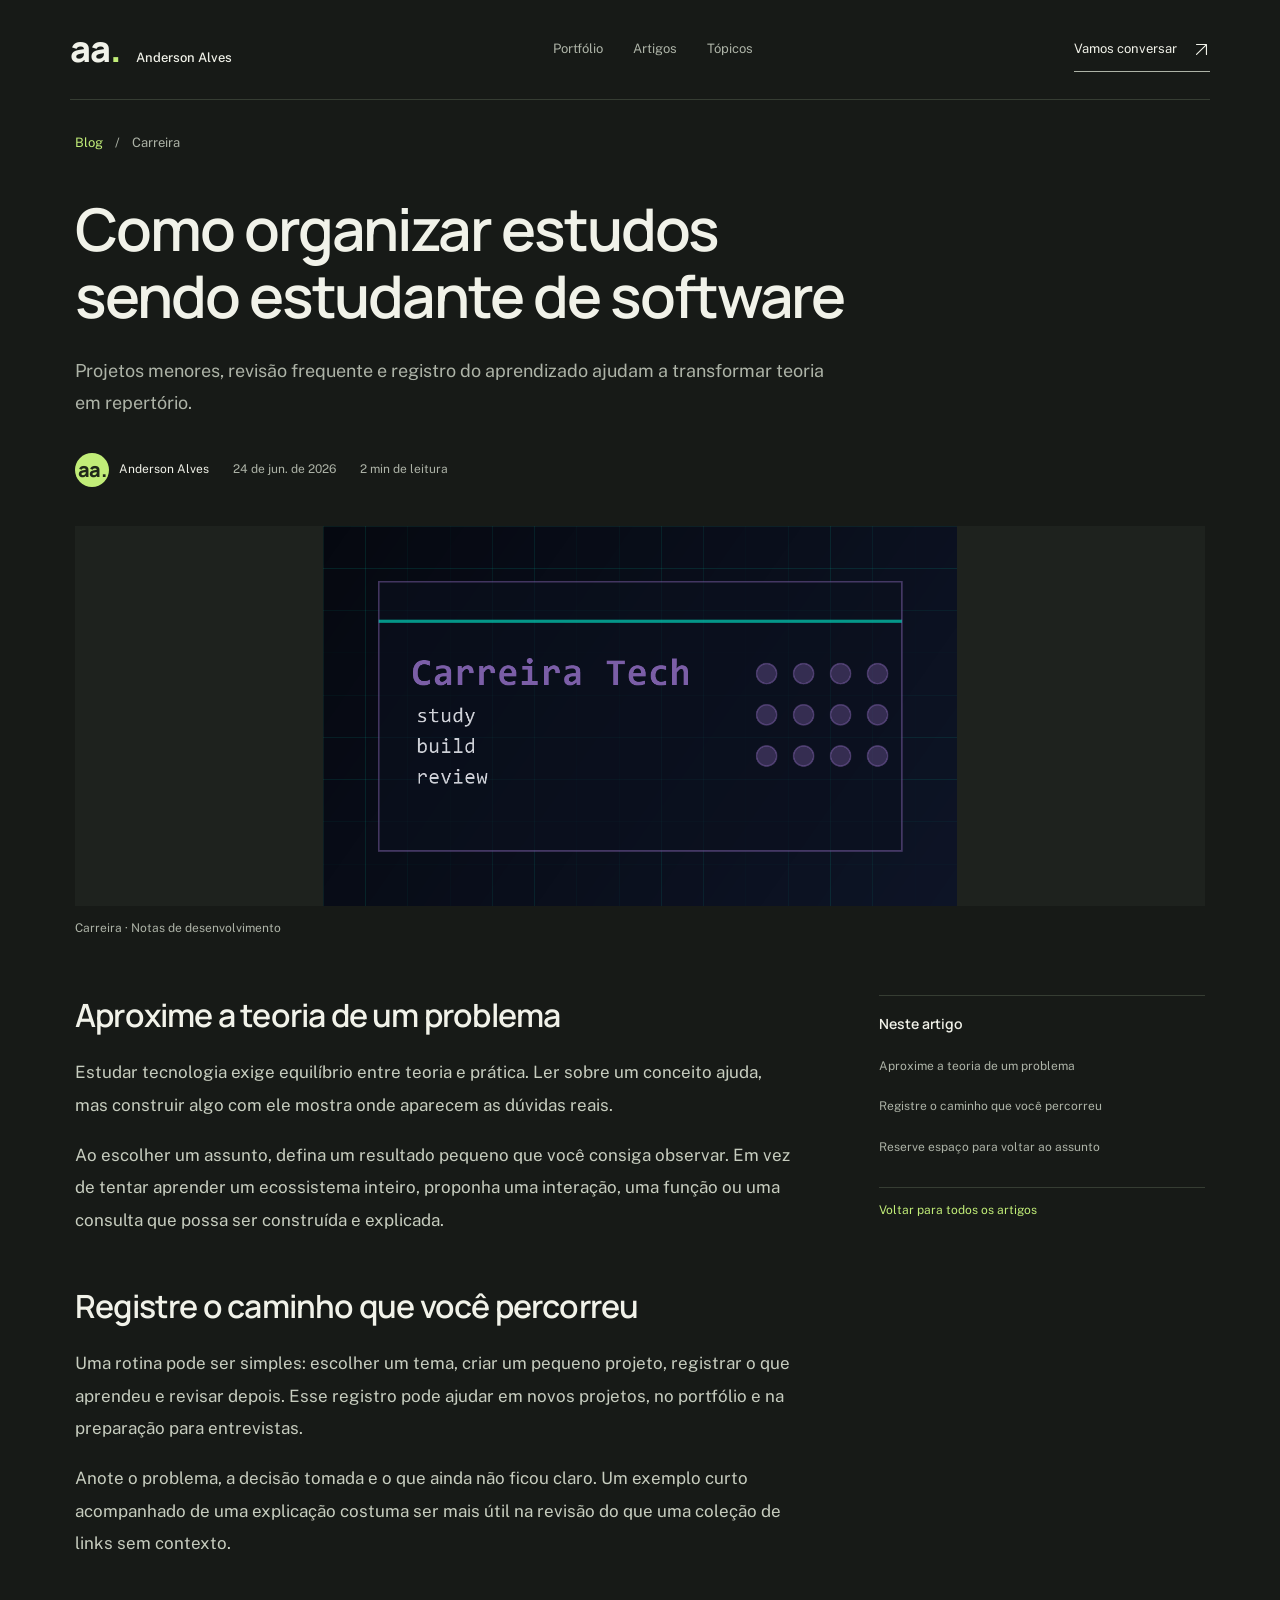
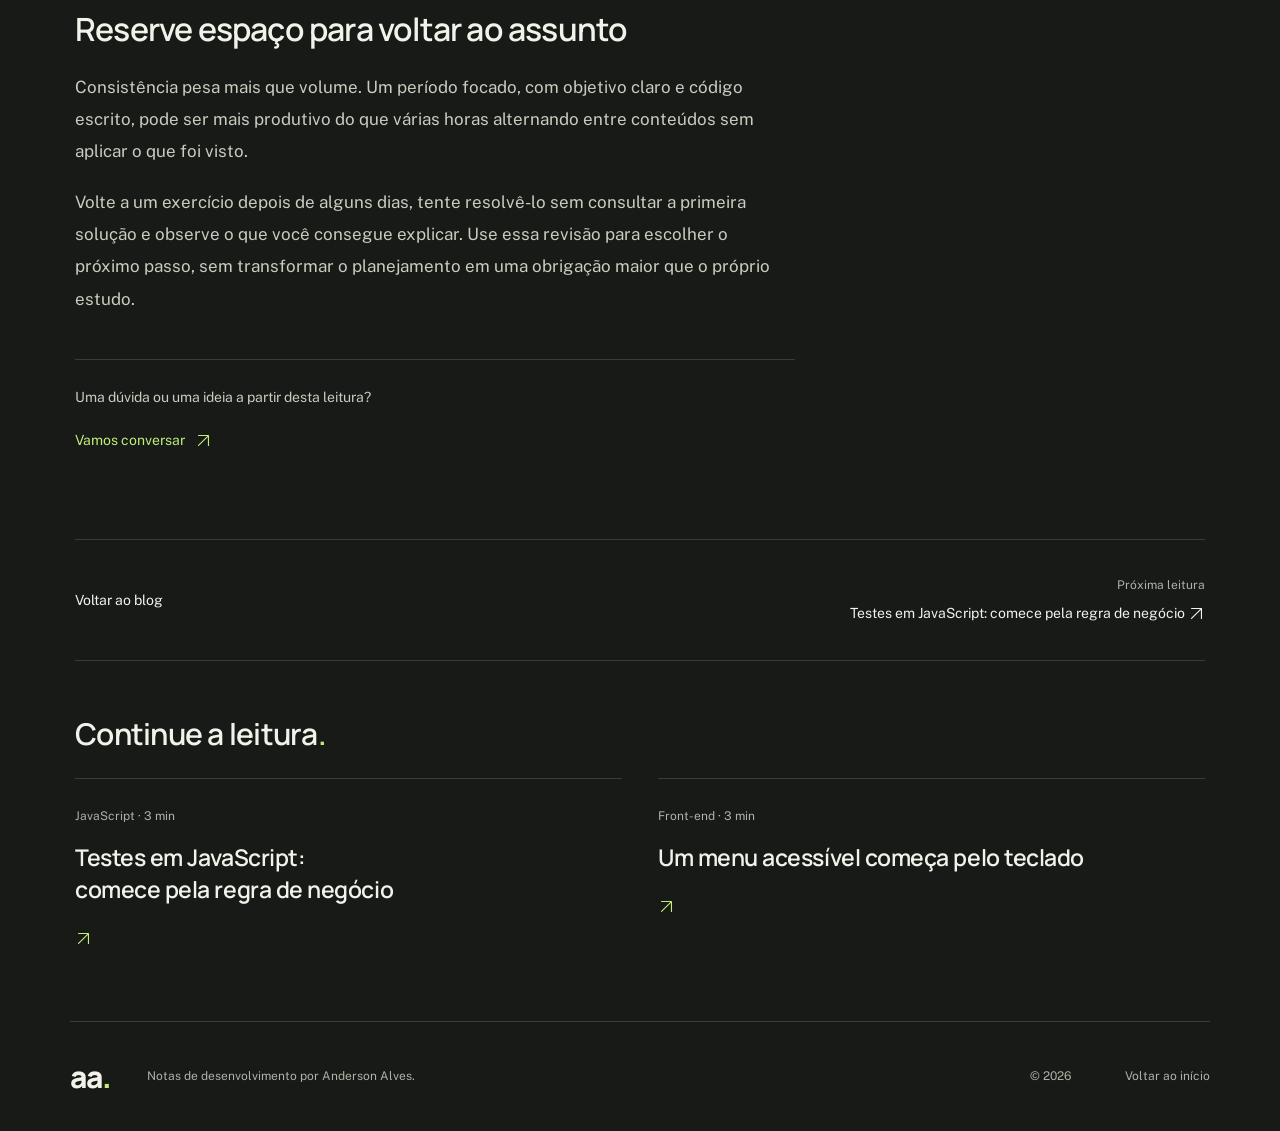
<file: artigos/rotina-estudos.html>
<!DOCTYPE html>
<html lang="pt-BR">
<head>
  <meta charset="UTF-8">
  <meta name="viewport" content="width=device-width, initial-scale=1.0">
  <title>Como organizar estudos sendo estudante de software | Anderson Alves</title>
  <meta name="description" content="Objetivos pequenos, prática e revisão para transformar estudo em conhecimento que pode ser aplicado.">
  <meta name="author" content="Anderson Alves">
  <meta name="theme-color" content="#171a17">
  <meta property="og:type" content="article">
  <meta property="og:locale" content="pt_BR">
  <meta property="og:title" content="Como organizar estudos sendo estudante de software">
  <meta property="og:description" content="Objetivos pequenos, prática e revisão para transformar estudo em conhecimento que pode ser aplicado.">
  <meta property="og:url" content="https://anderson-alves-portfolio.vercel.app/artigos/rotina-estudos.html">
  <meta property="og:image" content="https://anderson-alves-portfolio.vercel.app/assets/blog/study-routine.png">
  <link rel="canonical" href="https://anderson-alves-portfolio.vercel.app/artigos/rotina-estudos.html">
  <link rel="icon" href="../assets/favicon.svg" type="image/svg+xml">
  <link rel="preload" href="../assets/fonts/Manrope-Variable.ttf" as="font" type="font/ttf" crossorigin>
  <link rel="stylesheet" href="../style.css">
  <link rel="stylesheet" href="../article.css">
  <script type="application/ld+json">{"@context":"https://schema.org","@type":"BlogPosting","headline":"Como organizar estudos sendo estudante de software","description":"Objetivos pequenos, prática e revisão para transformar estudo em conhecimento que pode ser aplicado.","image":"https://anderson-alves-portfolio.vercel.app/assets/blog/study-routine.png","datePublished":"2026-06-24","dateModified":"2026-11-22","author":{"@type":"Person","name":"Anderson Alves","url":"https://anderson-alves-portfolio.vercel.app/"},"inLanguage":"pt-BR","mainEntityOfPage":{"@type":"WebPage","@id":"https://anderson-alves-portfolio.vercel.app/artigos/rotina-estudos.html"}}</script>
  <script src="../script.js" defer></script>
</head>
<body class="article-page">

  <a class="skip-link" href="#main">Pular para o conteúdo</a>
  <header class="site-header"><div class="nav-shell container">
    <a class="nav-logo" href="../index.html" aria-label="Anderson Alves, início">aa<span class="logo-dot">.</span><span class="logo-caption">Anderson Alves</span></a>
    <nav class="main-nav" id="main-nav" aria-label="Navegação principal"><a href="../index.html">Portfólio</a><a href="../blog.html#posts">Artigos</a><a href="../blog.html#topics">Tópicos</a></nav>
    <a class="nav-contact" href="../index.html#contact">Vamos conversar <svg class="icon small" viewBox="0 0 24 24" aria-hidden="true"><path d="M5 19 19 5M5 5h14v14"/></svg></a>
    <button class="menu-toggle" type="button" aria-label="Abrir menu" aria-expanded="false" aria-controls="main-nav"><span></span><span></span></button>
  </div></header>
  <main id="main" class="article-main container">
    <nav class="breadcrumbs" aria-label="Caminho de navegação"><a href="../blog.html">Blog</a><span aria-hidden="true">/</span><span>Carreira</span></nav>
    <article aria-labelledby="article-title">
      <header class="article-header">
        <h1 id="article-title">Como organizar estudos sendo estudante de software</h1>
        <p class="article-intro">Projetos menores, revisão frequente e registro do aprendizado ajudam a transformar teoria em repertório.</p>
        <div class="article-meta"><a href="../index.html#about" class="article-author"><span class="author-initials" aria-hidden="true">aa.</span>Anderson Alves</a><time datetime="2026-06-24">24 de jun. de 2026</time><span>2 min de leitura</span></div>
      </header>
      <figure class="article-cover"><img src="../assets/blog/study-routine.png" alt="Ilustração de uma rotina de estudos de desenvolvimento de software" width="1200" height="720" fetchpriority="high"><figcaption>Carreira · Notas de desenvolvimento</figcaption></figure>
      <div class="article-layout">
        <aside class="article-sidebar"><nav class="article-toc" aria-labelledby="contents-title"><h2 id="contents-title">Neste artigo</h2><ol><li><a href="#teoria-e-pratica">Aproxime a teoria de um problema</a></li><li><a href="#registre-o-aprendizado">Registre o caminho que você percorreu</a></li><li><a href="#revise-com-consistencia">Reserve espaço para voltar ao assunto</a></li></ol><a class="article-back" href="../blog.html#posts">Voltar para todos os artigos</a></nav></aside>
        <div class="article-body">
          <section id="teoria-e-pratica" aria-labelledby="heading-teoria-e-pratica"><h2 id="heading-teoria-e-pratica">Aproxime a teoria de um problema</h2><p>Estudar tecnologia exige equilíbrio entre teoria e prática. Ler sobre um conceito ajuda, mas construir algo com ele mostra onde aparecem as dúvidas reais.</p><p>Ao escolher um assunto, defina um resultado pequeno que você consiga observar. Em vez de tentar aprender um ecossistema inteiro, proponha uma interação, uma função ou uma consulta que possa ser construída e explicada.</p></section>
          <section id="registre-o-aprendizado" aria-labelledby="heading-registre-o-aprendizado"><h2 id="heading-registre-o-aprendizado">Registre o caminho que você percorreu</h2><p>Uma rotina pode ser simples: escolher um tema, criar um pequeno projeto, registrar o que aprendeu e revisar depois. Esse registro pode ajudar em novos projetos, no portfólio e na preparação para entrevistas.</p><p>Anote o problema, a decisão tomada e o que ainda não ficou claro. Um exemplo curto acompanhado de uma explicação costuma ser mais útil na revisão do que uma coleção de links sem contexto.</p></section>
          <section id="revise-com-consistencia" aria-labelledby="heading-revise-com-consistencia"><h2 id="heading-revise-com-consistencia">Reserve espaço para voltar ao assunto</h2><p>Consistência pesa mais que volume. Um período focado, com objetivo claro e código escrito, pode ser mais produtivo do que várias horas alternando entre conteúdos sem aplicar o que foi visto.</p><p>Volte a um exercício depois de alguns dias, tente resolvê-lo sem consultar a primeira solução e observe o que você consegue explicar. Use essa revisão para escolher o próximo passo, sem transformar o planejamento em uma obrigação maior que o próprio estudo.</p></section>

          <div class="article-end"><p>Uma dúvida ou uma ideia a partir desta leitura?</p><a href="mailto:andersonalves.codes@gmail.com?subject=Sobre%20o%20artigo%3A%20Como%20organizar%20estudos%20sendo%20estudante%20de%20software">Vamos conversar <svg class="icon small" viewBox="0 0 24 24" aria-hidden="true"><path d="M5 19 19 5M5 5h14v14"/></svg></a></div>
        </div>
      </div>
    </article>
    <nav class="article-pagination" aria-label="Navegação entre artigos"><a href="../blog.html#posts">Voltar ao blog</a><a href="testes-javascript.html"><span>Próxima leitura</span>Testes em JavaScript: comece pela regra de negócio <svg class="icon small" viewBox="0 0 24 24" aria-hidden="true"><path d="M5 19 19 5M5 5h14v14"/></svg></a></nav>
    <section class="related-section" aria-labelledby="related-title"><h2 id="related-title">Continue a leitura<span class="accent">.</span></h2><div class="related-grid"><a href="testes-javascript.html"><span>JavaScript · 3 min</span><h3>Testes em JavaScript: comece pela regra de negócio</h3><svg class="icon small" viewBox="0 0 24 24" aria-hidden="true"><path d="M5 19 19 5M5 5h14v14"/></svg></a><a href="acessibilidade-teclado.html"><span>Front-end · 3 min</span><h3>Um menu acessível começa pelo teclado</h3><svg class="icon small" viewBox="0 0 24 24" aria-hidden="true"><path d="M5 19 19 5M5 5h14v14"/></svg></a></div></section>
  </main>
  <footer class="site-footer container"><a class="nav-logo" href="../index.html" aria-label="Ir ao portfólio">aa<span class="logo-dot">.</span></a><p>Notas de desenvolvimento por Anderson Alves.</p><span>© <span data-year>2026</span></span><a class="back-to-top" href="#main">Voltar ao início</a></footer>
</body>
</html>
</file>
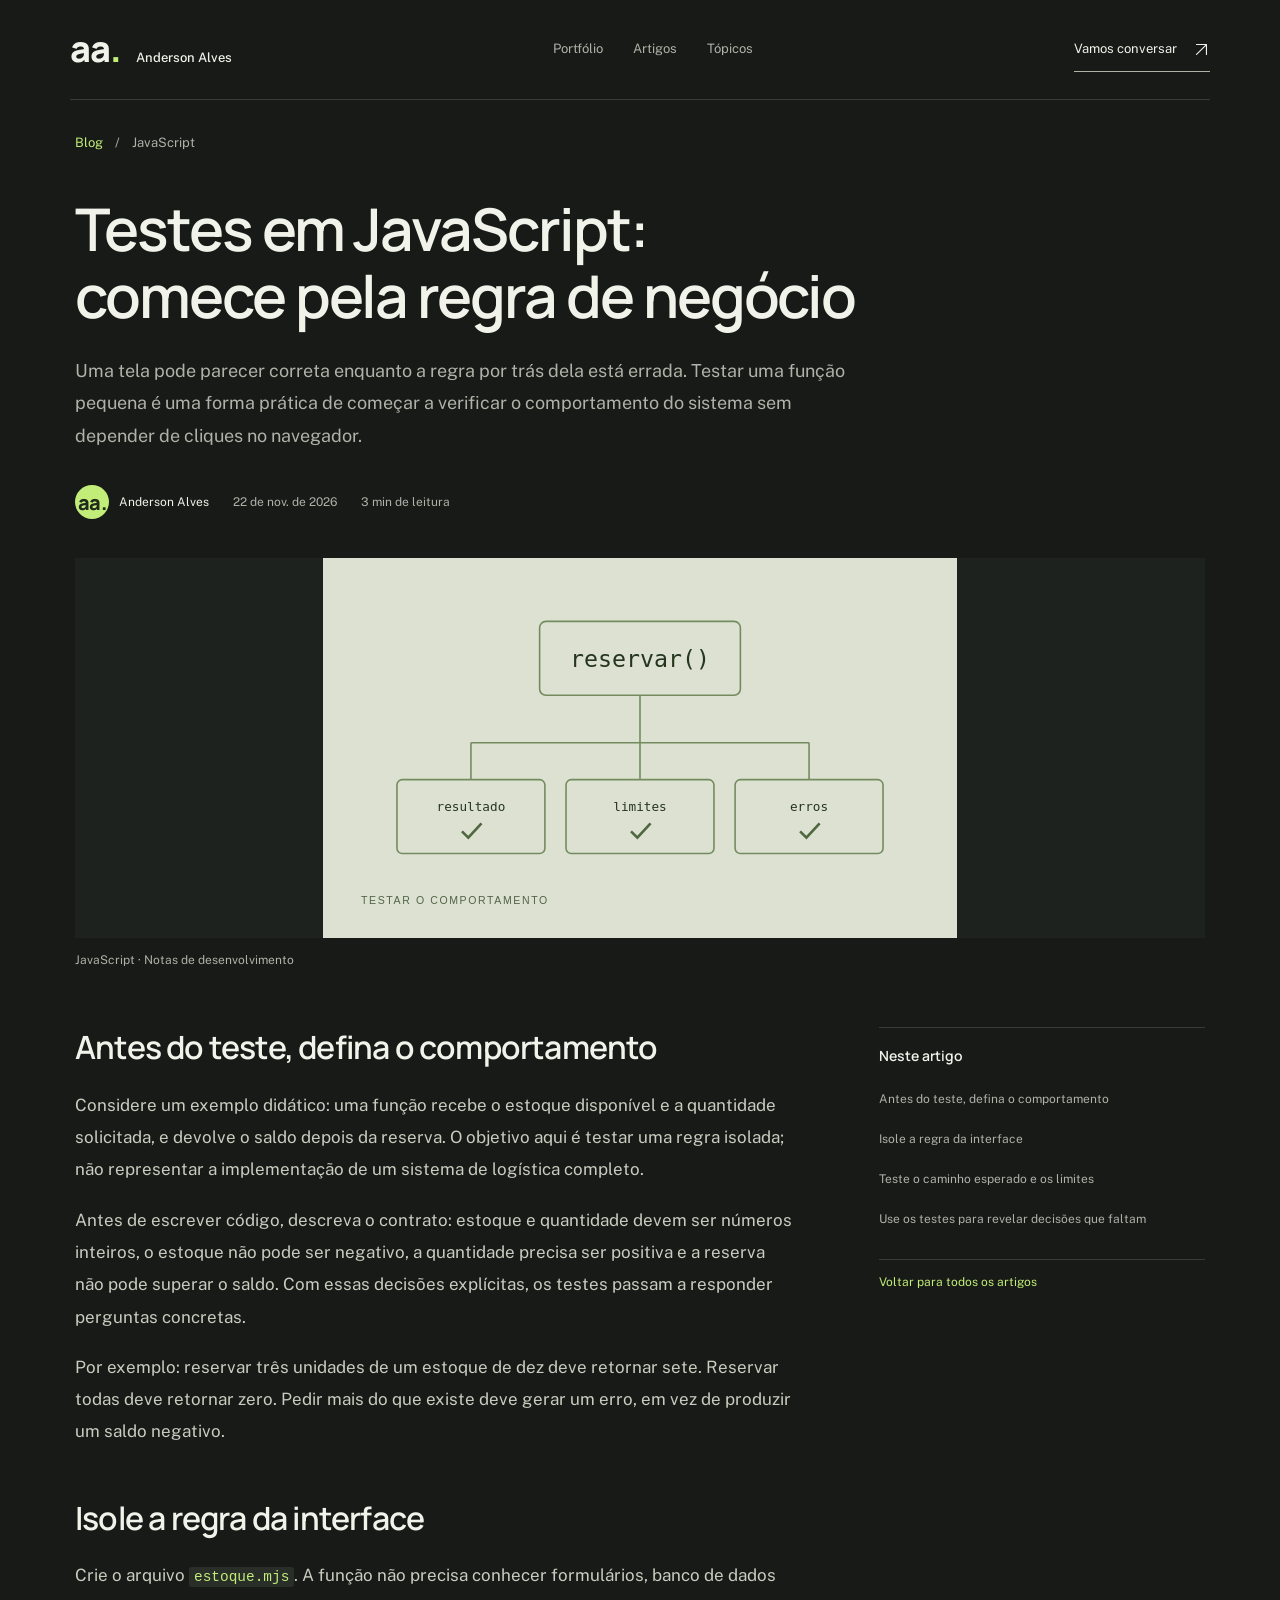
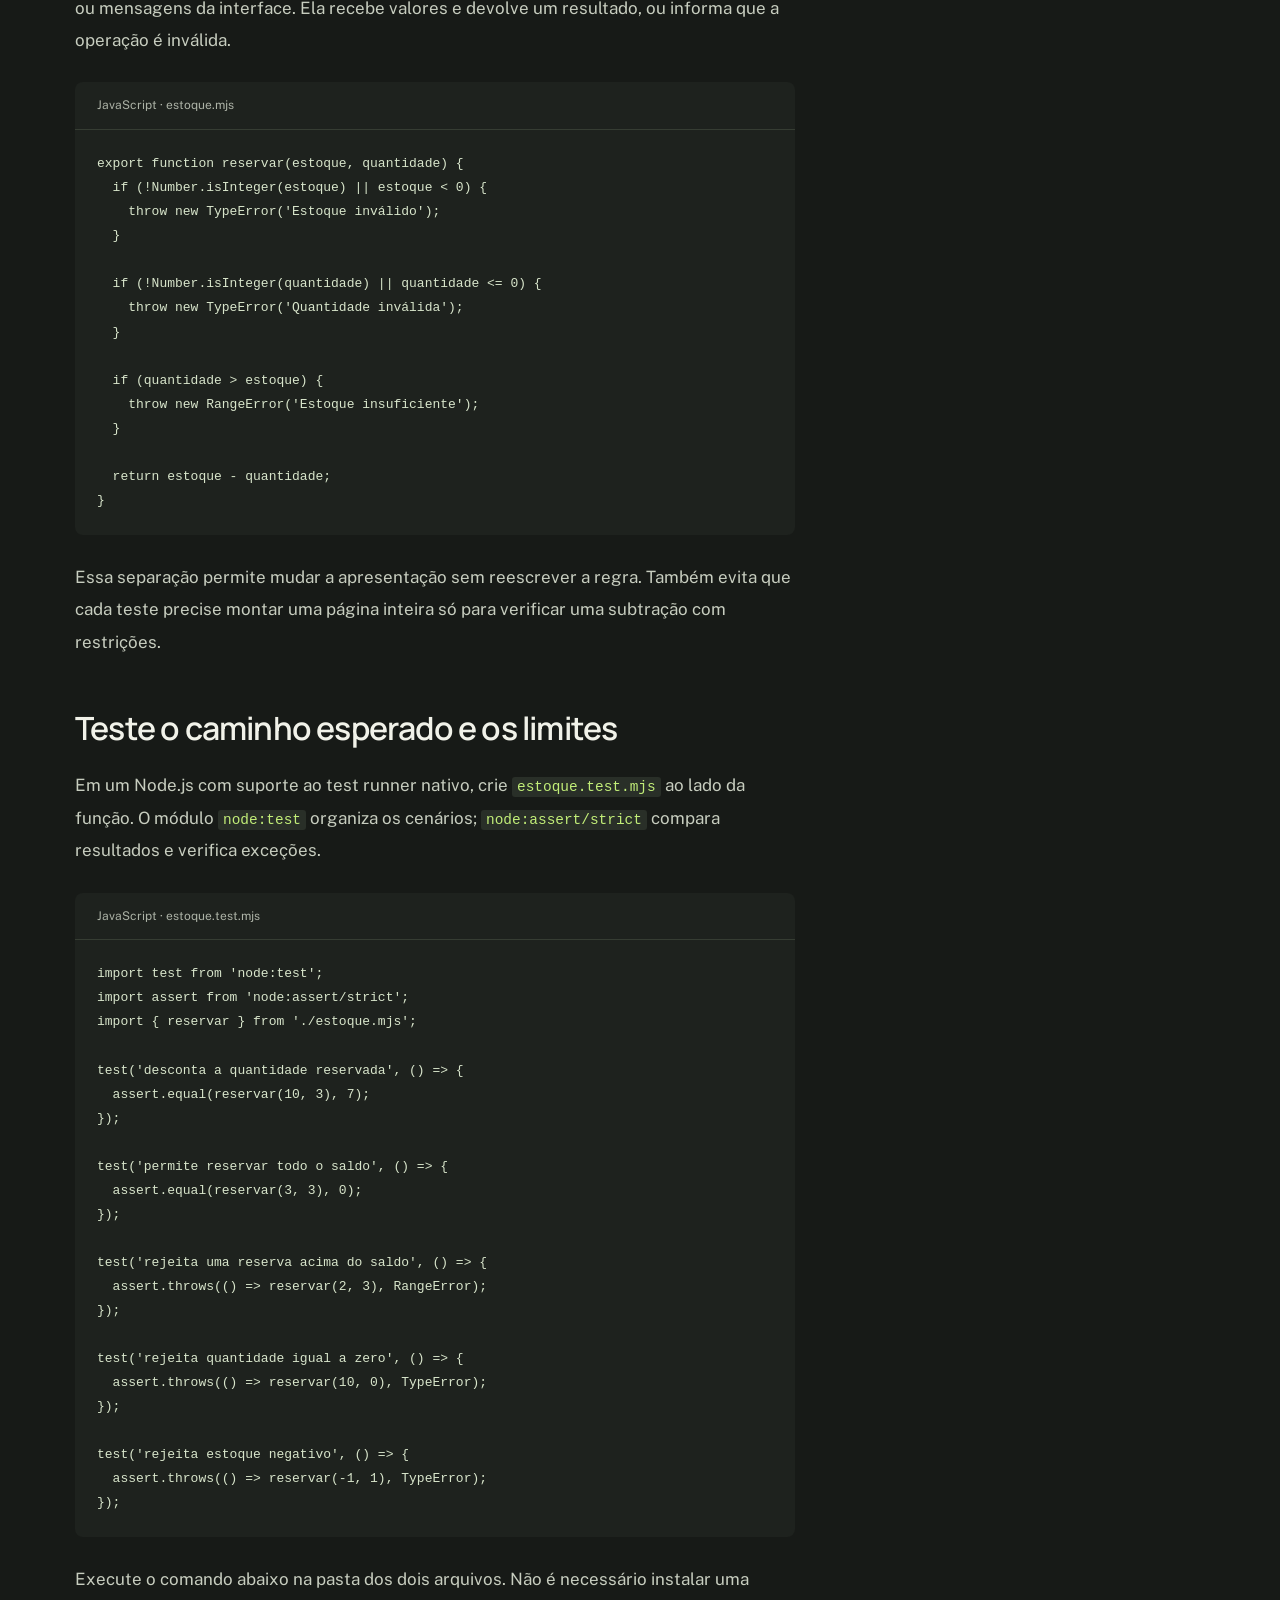
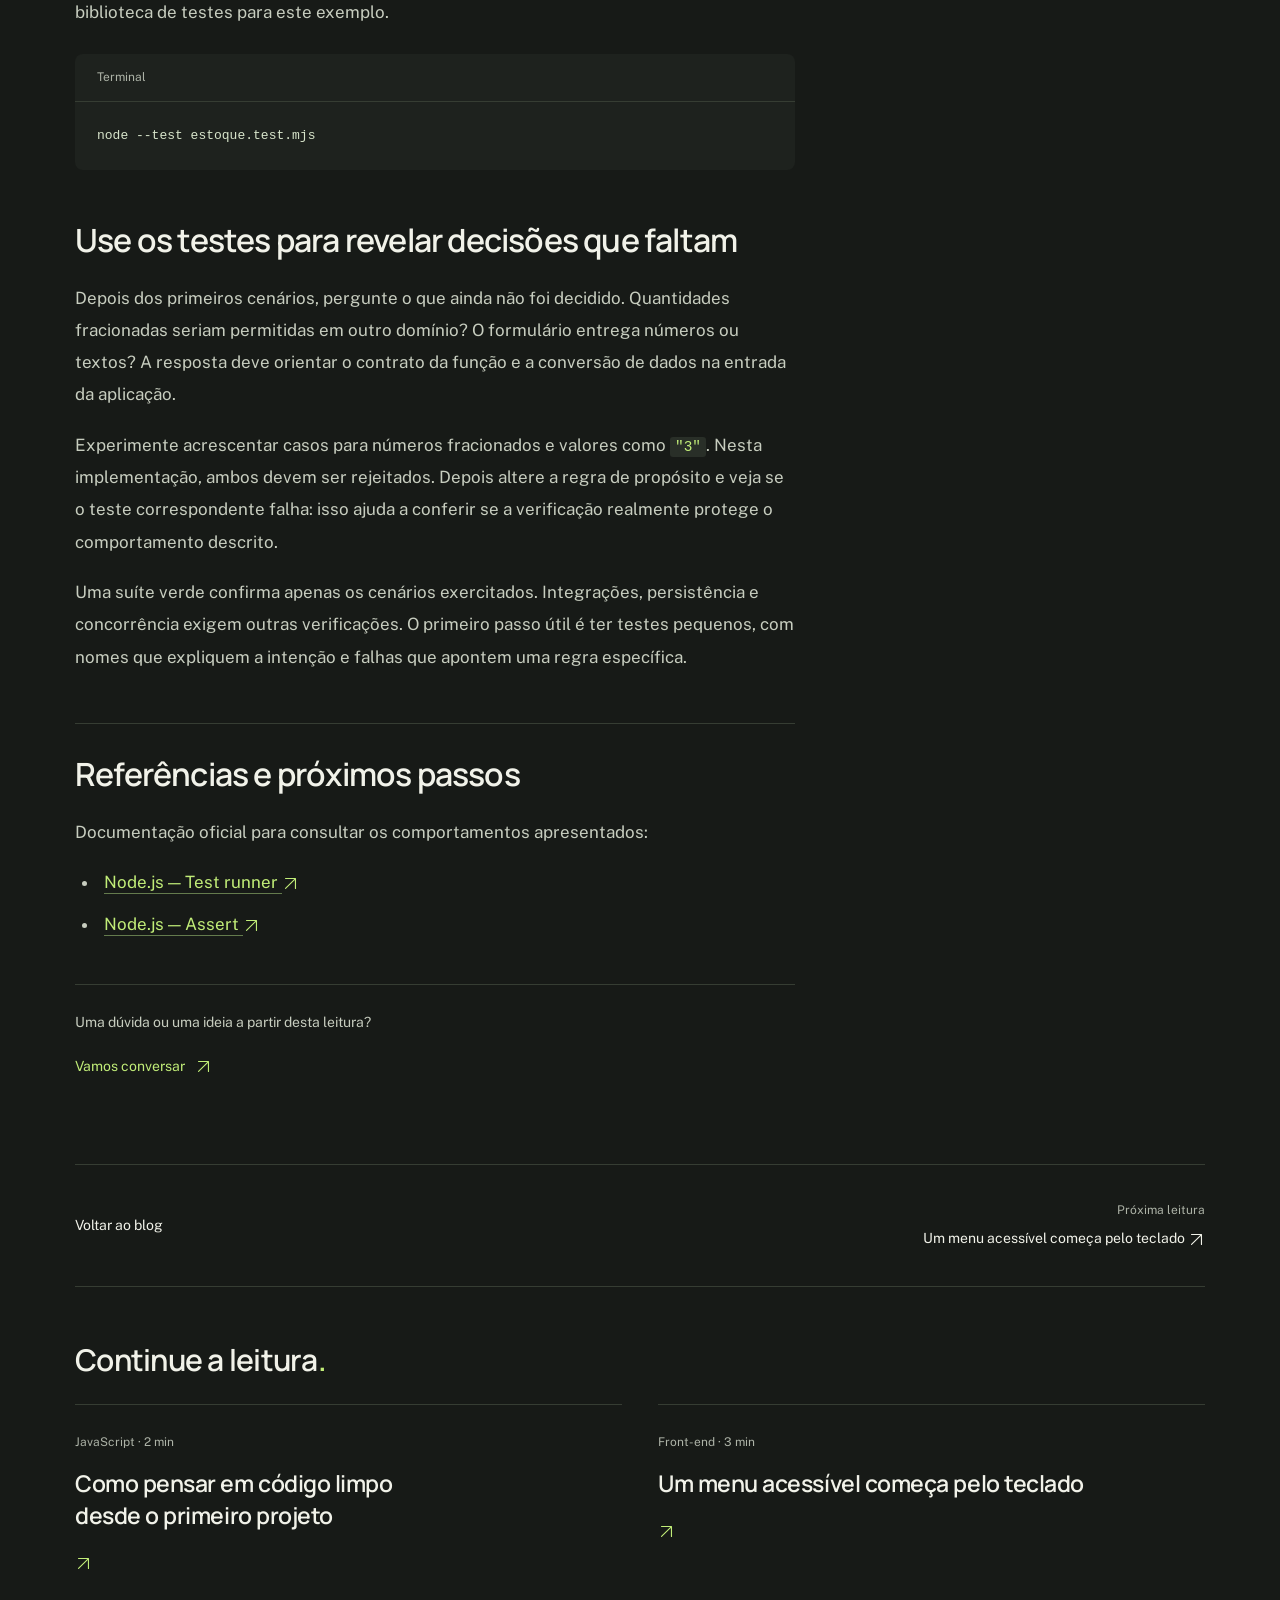
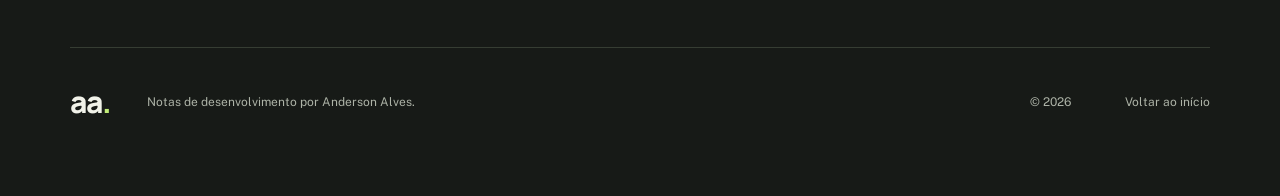
<file: artigos/testes-javascript.html>
<!DOCTYPE html>
<html lang="pt-BR">
<head>
  <meta charset="UTF-8">
  <meta name="viewport" content="width=device-width, initial-scale=1.0">
  <title>Testes em JavaScript: comece pela regra de negócio | Anderson Alves</title>
  <meta name="description" content="Um exemplo de reserva de estoque para aprender a testar resultados, limites e erros usando o test runner nativo do Node.js.">
  <meta name="author" content="Anderson Alves">
  <meta name="theme-color" content="#171a17">
  <meta property="og:type" content="article">
  <meta property="og:locale" content="pt_BR">
  <meta property="og:title" content="Testes em JavaScript: comece pela regra de negócio">
  <meta property="og:description" content="Um exemplo de reserva de estoque para aprender a testar resultados, limites e erros usando o test runner nativo do Node.js.">
  <meta property="og:url" content="https://anderson-alves-portfolio.vercel.app/artigos/testes-javascript.html">
  <meta property="og:image" content="https://anderson-alves-portfolio.vercel.app/assets/blog/software-tests.svg">
  <link rel="canonical" href="https://anderson-alves-portfolio.vercel.app/artigos/testes-javascript.html">
  <link rel="icon" href="../assets/favicon.svg" type="image/svg+xml">
  <link rel="preload" href="../assets/fonts/Manrope-Variable.ttf" as="font" type="font/ttf" crossorigin>
  <link rel="stylesheet" href="../style.css">
  <link rel="stylesheet" href="../article.css">
  <script type="application/ld+json">{"@context":"https://schema.org","@type":"BlogPosting","headline":"Testes em JavaScript: comece pela regra de negócio","description":"Um exemplo de reserva de estoque para aprender a testar resultados, limites e erros usando o test runner nativo do Node.js.","image":"https://anderson-alves-portfolio.vercel.app/assets/blog/software-tests.svg","datePublished":"2026-11-22","dateModified":"2026-11-22","author":{"@type":"Person","name":"Anderson Alves","url":"https://anderson-alves-portfolio.vercel.app/"},"inLanguage":"pt-BR","mainEntityOfPage":{"@type":"WebPage","@id":"https://anderson-alves-portfolio.vercel.app/artigos/testes-javascript.html"}}</script>
  <script src="../script.js" defer></script>
</head>
<body class="article-page">

  <a class="skip-link" href="#main">Pular para o conteúdo</a>
  <header class="site-header"><div class="nav-shell container">
    <a class="nav-logo" href="../index.html" aria-label="Anderson Alves, início">aa<span class="logo-dot">.</span><span class="logo-caption">Anderson Alves</span></a>
    <nav class="main-nav" id="main-nav" aria-label="Navegação principal"><a href="../index.html">Portfólio</a><a href="../blog.html#posts">Artigos</a><a href="../blog.html#topics">Tópicos</a></nav>
    <a class="nav-contact" href="../index.html#contact">Vamos conversar <svg class="icon small" viewBox="0 0 24 24" aria-hidden="true"><path d="M5 19 19 5M5 5h14v14"/></svg></a>
    <button class="menu-toggle" type="button" aria-label="Abrir menu" aria-expanded="false" aria-controls="main-nav"><span></span><span></span></button>
  </div></header>
  <main id="main" class="article-main container">
    <nav class="breadcrumbs" aria-label="Caminho de navegação"><a href="../blog.html">Blog</a><span aria-hidden="true">/</span><span>JavaScript</span></nav>
    <article aria-labelledby="article-title">
      <header class="article-header">
        <h1 id="article-title">Testes em JavaScript: comece pela regra de negócio</h1>
        <p class="article-intro">Uma tela pode parecer correta enquanto a regra por trás dela está errada. Testar uma função pequena é uma forma prática de começar a verificar o comportamento do sistema sem depender de cliques no navegador.</p>
        <div class="article-meta"><a href="../index.html#about" class="article-author"><span class="author-initials" aria-hidden="true">aa.</span>Anderson Alves</a><time datetime="2026-11-22">22 de nov. de 2026</time><span>3 min de leitura</span></div>
      </header>
      <figure class="article-cover"><img src="../assets/blog/software-tests.svg" alt="Diagrama de três cenários de teste ligados a uma função JavaScript" width="1200" height="720" fetchpriority="high"><figcaption>JavaScript · Notas de desenvolvimento</figcaption></figure>
      <div class="article-layout">
        <aside class="article-sidebar"><nav class="article-toc" aria-labelledby="contents-title"><h2 id="contents-title">Neste artigo</h2><ol><li><a href="#defina-o-comportamento">Antes do teste, defina o comportamento</a></li><li><a href="#isole-a-regra">Isole a regra da interface</a></li><li><a href="#escreva-os-cenarios">Teste o caminho esperado e os limites</a></li><li><a href="#revise-o-que-falta">Use os testes para revelar decisões que faltam</a></li></ol><a class="article-back" href="../blog.html#posts">Voltar para todos os artigos</a></nav></aside>
        <div class="article-body">
          <section id="defina-o-comportamento" aria-labelledby="heading-defina-o-comportamento"><h2 id="heading-defina-o-comportamento">Antes do teste, defina o comportamento</h2><p>Considere um exemplo didático: uma função recebe o estoque disponível e a quantidade solicitada, e devolve o saldo depois da reserva. O objetivo aqui é testar uma regra isolada; não representar a implementação de um sistema de logística completo.</p><p>Antes de escrever código, descreva o contrato: estoque e quantidade devem ser números inteiros, o estoque não pode ser negativo, a quantidade precisa ser positiva e a reserva não pode superar o saldo. Com essas decisões explícitas, os testes passam a responder perguntas concretas.</p><p>Por exemplo: reservar três unidades de um estoque de dez deve retornar sete. Reservar todas deve retornar zero. Pedir mais do que existe deve gerar um erro, em vez de produzir um saldo negativo.</p></section>
          <section id="isole-a-regra" aria-labelledby="heading-isole-a-regra"><h2 id="heading-isole-a-regra">Isole a regra da interface</h2><p>Crie o arquivo <code>estoque.mjs</code>. A função não precisa conhecer formulários, banco de dados ou mensagens da interface. Ela recebe valores e devolve um resultado, ou informa que a operação é inválida.</p><div class="code-example"><span class="code-language">JavaScript · estoque.mjs</span><pre tabindex="0" aria-label="Exemplo de código: JavaScript · estoque.mjs"><code>export function reservar(estoque, quantidade) {
  if (!Number.isInteger(estoque) || estoque &lt; 0) {
    throw new TypeError(&#39;Estoque inválido&#39;);
  }

  if (!Number.isInteger(quantidade) || quantidade &lt;= 0) {
    throw new TypeError(&#39;Quantidade inválida&#39;);
  }

  if (quantidade &gt; estoque) {
    throw new RangeError(&#39;Estoque insuficiente&#39;);
  }

  return estoque - quantidade;
}</code></pre></div><p>Essa separação permite mudar a apresentação sem reescrever a regra. Também evita que cada teste precise montar uma página inteira só para verificar uma subtração com restrições.</p></section>
          <section id="escreva-os-cenarios" aria-labelledby="heading-escreva-os-cenarios"><h2 id="heading-escreva-os-cenarios">Teste o caminho esperado e os limites</h2><p>Em um Node.js com suporte ao test runner nativo, crie <code>estoque.test.mjs</code> ao lado da função. O módulo <code>node:test</code> organiza os cenários; <code>node:assert/strict</code> compara resultados e verifica exceções.</p><div class="code-example"><span class="code-language">JavaScript · estoque.test.mjs</span><pre tabindex="0" aria-label="Exemplo de código: JavaScript · estoque.test.mjs"><code>import test from &#39;node:test&#39;;
import assert from &#39;node:assert/strict&#39;;
import { reservar } from &#39;./estoque.mjs&#39;;

test(&#39;desconta a quantidade reservada&#39;, () =&gt; {
  assert.equal(reservar(10, 3), 7);
});

test(&#39;permite reservar todo o saldo&#39;, () =&gt; {
  assert.equal(reservar(3, 3), 0);
});

test(&#39;rejeita uma reserva acima do saldo&#39;, () =&gt; {
  assert.throws(() =&gt; reservar(2, 3), RangeError);
});

test(&#39;rejeita quantidade igual a zero&#39;, () =&gt; {
  assert.throws(() =&gt; reservar(10, 0), TypeError);
});

test(&#39;rejeita estoque negativo&#39;, () =&gt; {
  assert.throws(() =&gt; reservar(-1, 1), TypeError);
});</code></pre></div><p>Execute o comando abaixo na pasta dos dois arquivos. Não é necessário instalar uma biblioteca de testes para este exemplo.</p><div class="code-example"><span class="code-language">Terminal</span><pre tabindex="0" aria-label="Exemplo de código: Terminal"><code>node --test estoque.test.mjs</code></pre></div></section>
          <section id="revise-o-que-falta" aria-labelledby="heading-revise-o-que-falta"><h2 id="heading-revise-o-que-falta">Use os testes para revelar decisões que faltam</h2><p>Depois dos primeiros cenários, pergunte o que ainda não foi decidido. Quantidades fracionadas seriam permitidas em outro domínio? O formulário entrega números ou textos? A resposta deve orientar o contrato da função e a conversão de dados na entrada da aplicação.</p><p>Experimente acrescentar casos para números fracionados e valores como <code>"3"</code>. Nesta implementação, ambos devem ser rejeitados. Depois altere a regra de propósito e veja se o teste correspondente falha: isso ajuda a conferir se a verificação realmente protege o comportamento descrito.</p><p>Uma suíte verde confirma apenas os cenários exercitados. Integrações, persistência e concorrência exigem outras verificações. O primeiro passo útil é ter testes pequenos, com nomes que expliquem a intenção e falhas que apontem uma regra específica.</p></section>
          <section class="article-references" id="referencias" aria-labelledby="references-title"><h2 id="references-title">Referências e próximos passos</h2><p>Documentação oficial para consultar os comportamentos apresentados:</p><ul><li><a href="https://nodejs.org/api/test.html" target="_blank" rel="noopener noreferrer">Node.js — Test runner <svg class="icon small" viewBox="0 0 24 24" aria-hidden="true"><path d="M5 19 19 5M5 5h14v14"/></svg><span class="sr-only"> (abre em nova aba)</span></a></li><li><a href="https://nodejs.org/api/assert.html" target="_blank" rel="noopener noreferrer">Node.js — Assert <svg class="icon small" viewBox="0 0 24 24" aria-hidden="true"><path d="M5 19 19 5M5 5h14v14"/></svg><span class="sr-only"> (abre em nova aba)</span></a></li></ul></section>
          <div class="article-end"><p>Uma dúvida ou uma ideia a partir desta leitura?</p><a href="mailto:andersonalves.codes@gmail.com?subject=Sobre%20o%20artigo%3A%20Testes%20em%20JavaScript%3A%20comece%20pela%20regra%20de%20neg%C3%B3cio">Vamos conversar <svg class="icon small" viewBox="0 0 24 24" aria-hidden="true"><path d="M5 19 19 5M5 5h14v14"/></svg></a></div>
        </div>
      </div>
    </article>
    <nav class="article-pagination" aria-label="Navegação entre artigos"><a href="../blog.html#posts">Voltar ao blog</a><a href="acessibilidade-teclado.html"><span>Próxima leitura</span>Um menu acessível começa pelo teclado <svg class="icon small" viewBox="0 0 24 24" aria-hidden="true"><path d="M5 19 19 5M5 5h14v14"/></svg></a></nav>
    <section class="related-section" aria-labelledby="related-title"><h2 id="related-title">Continue a leitura<span class="accent">.</span></h2><div class="related-grid"><a href="codigo-limpo.html"><span>JavaScript · 2 min</span><h3>Como pensar em código limpo desde o primeiro projeto</h3><svg class="icon small" viewBox="0 0 24 24" aria-hidden="true"><path d="M5 19 19 5M5 5h14v14"/></svg></a><a href="acessibilidade-teclado.html"><span>Front-end · 3 min</span><h3>Um menu acessível começa pelo teclado</h3><svg class="icon small" viewBox="0 0 24 24" aria-hidden="true"><path d="M5 19 19 5M5 5h14v14"/></svg></a></div></section>
  </main>
  <footer class="site-footer container"><a class="nav-logo" href="../index.html" aria-label="Ir ao portfólio">aa<span class="logo-dot">.</span></a><p>Notas de desenvolvimento por Anderson Alves.</p><span>© <span data-year>2026</span></span><a class="back-to-top" href="#main">Voltar ao início</a></footer>
</body>
</html>
</file>
<file: style.css>
/* Fonts are self-hosted; licenses are included in assets/fonts. */
@font-face { font-family: 'Manrope'; font-style: normal; font-weight: 200 800; font-display: swap; src: url('assets/fonts/Manrope-Variable.ttf') format('truetype'); }
@font-face { font-family: 'Public Sans'; font-style: normal; font-weight: 100 900; font-display: swap; src: url('assets/fonts/PublicSans-Variable.ttf') format('truetype'); }
/* Anderson Alves — a personal engineering notebook. */
:root {
  color-scheme: dark;
  --bg: #171a17; --bg2: #1e221e; --bg3: #292f28;
  --accent: #c1ed78; --accent-hover: #d1f798;
  --text: #f1f2e9; --text2: #adb3a7; --border: #363d33; --ink: #20291a;
  --font-display: 'Manrope', sans-serif; --font-body: 'Public Sans', sans-serif;
  --font-code: 'SFMono-Regular', Consolas, 'Liberation Mono', monospace;
  --ease-out: cubic-bezier(.16, 1, .3, 1); --gutter: clamp(24px, 5.5vw, 88px);
}
*, *::before, *::after { box-sizing: border-box; }
* { margin: 0; }
html { scroll-behavior: smooth; scroll-padding-top: 105px; scrollbar-color: #69745d var(--bg); }
body { background: var(--bg); color: var(--text); font: 400 16px/1.75 var(--font-body); -webkit-font-smoothing: antialiased; }
::selection { background: var(--accent); color: var(--ink); }
::-webkit-scrollbar { width: 10px; }
::-webkit-scrollbar-track { background: var(--bg); }
::-webkit-scrollbar-thumb { background: #69745d; border: 3px solid var(--bg); border-radius: 8px; }
a { color: inherit; text-decoration: none; text-underline-offset: 5px; }
button { font: inherit; color: inherit; cursor: pointer; }
button, a { -webkit-tap-highlight-color: transparent; touch-action: manipulation; }
button:focus-visible, a:focus-visible { outline: 2px solid var(--accent); outline-offset: 6px; }
button:disabled { opacity: .5; cursor: wait; }
img, svg { display: block; max-width: 100%; }
[hidden] { display: none !important; }
strong { font-weight: 600; color: var(--text); }
h1, h2, h3 { font-family: var(--font-display); font-weight: 600; line-height: 1.1; text-wrap: balance; }
h2 { font-size: clamp(34px, 4.3vw, 56px); letter-spacing: -.035em; }
.container { width: min(100% - var(--gutter) * 2, 1280px); margin-inline: auto; }
.accent { color: var(--accent); }
.icon { display: inline-block; width: 22px; height: 22px; fill: none; stroke: currentColor; stroke-width: 1.6; stroke-linecap: round; stroke-linejoin: round; flex-shrink: 0; vertical-align: middle; }
.icon.small { width: 17px; height: 17px; }
.svg-library { position: absolute; width: 0; height: 0; overflow: hidden; }
.skip-link { position: fixed; top: 12px; left: 20px; z-index: 200; background: var(--accent); color: var(--ink); padding: 10px 20px; transform: translateY(-150%); }
.skip-link:focus { transform: translateY(0); }
.site-header { position: sticky; top: 0; z-index: 50; background: var(--bg); transition: box-shadow .3s; }
.site-header.scrolled { box-shadow: 0 6px 20px #10140f40; }
.nav-shell { height: 100px; display: flex; align-items: center; justify-content: space-between; border-bottom: 1px solid var(--border); gap: 32px; }
.nav-logo { display: inline-flex; align-items: baseline; font: 800 36px/1 var(--font-display); letter-spacing: -.04em; }
.logo-dot { color: var(--accent); }
.logo-caption { font: 500 13px/1.5 var(--font-body); margin-left: 16px; letter-spacing: 0; }
.main-nav { display: flex; gap: 30px; align-items: center; }
.main-nav a { font-size: 13px; min-height: 44px; display: inline-flex; align-items: center; gap: 4px; color: var(--text2); position: relative; transition: color .2s; }
.main-nav a::after { content: ''; position: absolute; bottom: 6px; height: 1px; left: 0; right: 0; background: var(--accent); transform: scaleX(0); transform-origin: left; transition: transform .35s var(--ease-out); }
.main-nav a:hover, .main-nav a[aria-current] { color: var(--text); }
.main-nav a:hover::after, .main-nav a[aria-current]::after { transform: scaleX(1); }
.nav-contact { display: inline-flex; align-items: center; justify-content: center; gap: 16px; min-height: 44px; font-size: 13px; border-bottom: 1px solid var(--text2); }
.nav-contact:hover { color: var(--accent); border-color: var(--accent); }
.menu-toggle { display: none; }
.hero { display: grid; grid-template-columns: 1.25fr 1fr; column-gap: clamp(36px, 6vw, 96px); padding-top: 72px; }
.hero-copy { padding-block: 6px 32px; }
.hero h1 { font-size: clamp(66px, 7.25vw, 96px); font-weight: 500; letter-spacing: -.04em; line-height: .99; }
.hero-role { font-size: 12px; color: var(--text2); margin-top: 25px; }
.hero-role span { color: #66725d; margin-inline: 9px; }
.role-break { display: none; }
.hero-intro { font: 500 clamp(23px, 2.3vw, 30px)/1.4 var(--font-display); letter-spacing: -.025em; margin-top: 34px; }
.hero-desc { max-width: 46ch; font-size: 16px; color: var(--text2); line-height: 1.85; margin-top: 16px; }
.hero-cta { display: flex; align-items: center; gap: 28px; margin-top: 30px; flex-wrap: wrap; }
.btn-primary { display: inline-flex; gap: 22px; align-items: center; justify-content: center; min-height: 52px; background: var(--accent); color: var(--ink); font-size: 13px; font-weight: 600; padding: 14px 21px; border: 1px solid transparent; border-radius: 3px; transition: background .2s, transform .3s var(--ease-out); }
.btn-primary:hover { background: var(--accent-hover); transform: translateY(-3px); }
.btn-primary .icon { transition: transform .3s var(--ease-out); }
.btn-primary:hover .icon { transform: translate(3px, 3px); }
.text-link { min-height: 44px; display: inline-flex; align-items: center; gap: 12px; font-size: 13px; }
.text-link:hover { color: var(--accent); }
.text-link .icon { transition: transform .3s var(--ease-out); }
.text-link:hover .icon { transform: translate(3px, -3px); }
.availability { font-size: 12px; color: var(--text2); display: flex; align-items: center; gap: 8px; margin-top: 27px; }
.status-dot { width: 6px; height: 6px; border-radius: 50%; background: var(--accent); flex-shrink: 0; }
.hero-art { min-width: 0; padding-top: 4px; align-self: start; }
.profile-toolbar { display: flex; align-items: center; justify-content: space-between; gap: 12px; margin-bottom: 16px; font-size: 12px; color: var(--text2); }
.profile-toolbar .icon { width: 24px; height: 24px; color: var(--accent); }
.profile-stage { position: relative; width: 100%; aspect-ratio: 1 / 1.15; background: var(--accent); transform: perspective(1000px) rotateX(var(--tilt-x, 0deg)) rotateY(var(--tilt-y, 0deg)); transition: transform .6s var(--ease-out); }
.portrait-panel { position: absolute; inset: 0; overflow: hidden; }
.profile-image { width: 100%; height: 100%; object-fit: cover; object-position: center 35%; }
.portrait-caption { position: absolute; bottom: 0; left: 0; right: 0; padding: 24px; color: var(--ink); display: flex; justify-content: space-between; gap: 12px; font-size: 12px; border-top: 1px solid #344a241f; background: var(--accent); }
.portrait-caption span:first-child { font-weight: 600; }
.profile-corner { position: absolute; top: -14px; right: -14px; width: 54px; height: 54px; display: grid; place-items: center; background: var(--bg); border: 1px solid var(--border); border-radius: 50%; color: var(--accent); }
.profile-corner .icon { width: 25px; height: 25px; transition: transform .8s var(--ease-out); }
.profile-stage:hover .profile-corner .icon { transform: rotate(90deg); }
.profile-bottom { margin-top: 17px; display: flex; flex-wrap: wrap; align-items: center; justify-content: space-between; gap: 8px; }
.profile-label { font-size: 12px; color: var(--text2); }
.view-toggle { border: 1px solid var(--border); background: none; padding: 9px 12px; min-height: 44px; display: flex; align-items: center; gap: 8px; font-size: 12px; border-radius: 3px; transition: background .2s, border-color .2s; }
.view-toggle:hover, .view-toggle[aria-pressed="true"] { border-color: var(--accent); background: var(--bg3); }
.code-panel { position: absolute; inset: 0; background: #22291f; color: var(--text); display: flex; flex-direction: column; padding: clamp(18px, 2vw, 30px); border: 1px solid var(--border); animation: panel-in .5s var(--ease-out); }
.code-file { display: flex; align-items: center; gap: 8px; font: 11px var(--font-code); padding-bottom: 24px; border-bottom: 1px solid var(--border); }
.code-file-dot { height: 6px; width: 6px; border-radius: 50%; background: var(--accent); }
.code-panel pre { margin-top: 26px; font: clamp(10px, .94vw, 13px)/1.95 var(--font-code); white-space: pre-wrap; overflow-wrap: anywhere; }
.code-muted { color: #a5b19b; } .code-key { color: #c5b2e8; } .code-string { color: #c1ed78; } .code-number { color: #ecc18e; }
.code-note { font-size: 12px; color: var(--text2); margin-top: auto; padding-top: 16px; }
.hero-baseline { grid-column: 1 / -1; margin-top: 46px; padding-block: 22px; border-top: 1px solid var(--border); display: flex; justify-content: space-between; gap: 24px; color: var(--text2); font-size: 12px; }
.hero-baseline a { display: inline-flex; align-items: center; gap: 14px; }
.hero-baseline a:hover { color: var(--accent); }
.hero-copy h1 { animation: name-in 1s var(--ease-out) both; }
.hero-intro, .hero-desc, .hero-cta, .availability { animation: content-in 1s var(--ease-out) .12s both; }
.hero-art { animation: portrait-in 1.2s var(--ease-out) both; }
@keyframes name-in { from { clip-path: inset(0 0 15% 0); transform: translateY(16px); } to { clip-path: inset(0); transform: translateY(0); } }
@keyframes content-in { from { transform: translateY(12px); } to { transform: translateY(0); } }
@keyframes portrait-in { from { clip-path: inset(0 0 8% 0); transform: translateY(24px) rotate(1.5deg); } to { clip-path: inset(0); transform: translateY(0) rotate(0); } }
@keyframes panel-in { from { clip-path: inset(0 0 100% 0); } to { clip-path: inset(0); } }
.about-section { border-top: 1px solid var(--border); margin-top: 34px; background: var(--bg2); padding-block: 108px; }
.about-grid { display: grid; grid-template-columns: 1fr 1.1fr; gap: clamp(48px, 10vw, 150px); }
.about-heading h2 { font-size: clamp(32px, 3.7vw, 48px); }
.about-mark { color: var(--accent); width: 120px; margin-top: 55px; }
.about-mark path { fill: none; stroke: currentColor; stroke-width: 1; }
.about-content > p { color: var(--text2); font-size: 16px; margin-top: 20px; }
.about-content > p:first-child { margin-top: 0; }
.about-content .large-copy { color: var(--text); font: 500 23px/1.6 var(--font-display); letter-spacing: -.02em; }
.about-facts { border-top: 1px solid var(--border); margin-top: 32px; padding-top: 24px; display: grid; grid-template-columns: 1fr 1fr; gap: 24px; }
.about-facts span { display: block; color: var(--text2); font-size: 12px; margin-bottom: 6px; }
.about-facts strong { font-size: 12px; }
.projects-section { padding-block: 110px 96px; }
.section-heading { display: flex; justify-content: space-between; align-items: flex-end; gap: 30px; margin-bottom: 46px; }
.section-heading p { font-size: 12px; color: var(--text2); padding-bottom: 4px; }
.project-feature { display: grid; grid-template-columns: 1.4fr 1fr; border-bottom: 1px solid var(--border); padding-bottom: 40px; }
.project-visual { position: relative; overflow: hidden; min-width: 0; }
.scheduling-visual { background: #dfe2d2; color: #273020; padding: 30px 30px 50px; min-height: 390px; display: flex; flex-direction: column; justify-content: center; }
.preview-topline { display: flex; justify-content: space-between; align-items: center; margin-bottom: 25px; }
.preview-topline > span:first-child { font: 800 27px var(--font-display); letter-spacing: -.04em; }
.preview-topline .accent { color: #526836; }
.preview-topline > span:last-child { font-size: 7px; letter-spacing: .08em; }
.agenda-preview { display: flex; background: #f9faf4; border-radius: 8px; min-height: 230px; box-shadow: 0 14px 35px #3c482c1a; transform: perspective(1000px) rotateY(-6deg) rotateX(5deg); transform-origin: center; transition: transform .8s var(--ease-out); }
.project-feature:hover .agenda-preview { transform: perspective(1000px) rotateY(0) rotateX(0) translateY(-4px); }
.agenda-sidebar { background: #252e21; border-radius: 8px 0 0 8px; width: 48px; flex-shrink: 0; display: flex; align-items: center; flex-direction: column; gap: 19px; padding: 19px 12px; color: var(--accent); }
.agenda-sidebar > .icon { width: 17px; height: 17px; }
.sidebar-line { width: 13px; height: 3px; background: #a8b49b; opacity: .45; border-radius: 2px; }
.sidebar-line.active { background: var(--accent); opacity: 1; }
.agenda-main { flex: 1; padding: 20px; min-width: 0; }
.agenda-title { font: 700 13px var(--font-display); display: flex; justify-content: space-between; gap: 6px; align-items: center; }
.agenda-title span { font-size: 7px; font-weight: 400; color: #606957; }
.calendar-days { display: grid; grid-template-columns: repeat(5, 1fr); margin-top: 23px; text-align: center; gap: 4px; font-size: 6px; color: #68725e; }
.calendar-days span { display: block; padding: 4px; }
.calendar-days b { display: block; font-size: 12px; margin-top: 4px; color: #26301f; }
.calendar-days .selected { background: #c1ed78; border-radius: 4px; color: #344825; }
.calendar-slots { display: grid; grid-template-columns: repeat(5, 1fr); height: 85px; margin-top: 10px; gap: 4px; background: linear-gradient(#e6e8de 1px, transparent 1px); background-size: 100% 25px; }
.slot { background: #e6eddd; border-radius: 4px; padding: 5px; font-size: 6px; height: 38px; color: #3d522c; }
.slot span { display: block; margin-top: 4px; font-size: 5px; }
.slot-one { grid-column: 1 / 3; } .slot-two { grid-column: 3 / 5; margin-top: 16px; background: #d8e9be; } .slot-three { grid-column: 2 / 4; }
.preview-caption { position: absolute; bottom: 14px; left: 20px; font-size: 11px; opacity: .75; }
.project-info { padding: 28px 0 0; }
.project-feature .project-info { padding: 20px 0 20px clamp(28px, 4vw, 60px); display: flex; flex-direction: column; }
.project-state { font-size: 12px; display: flex; align-items: center; gap: 7px; color: var(--text2); }
.project-state > span { width: 5px; height: 5px; background: var(--accent); border-radius: 50%; }
.project-info h3 { font-size: 27px; line-height: 1.2; letter-spacing: -.025em; margin-top: 18px; }
.project-feature h3 { font-size: clamp(29px, 3vw, 40px); }
.project-info p { color: var(--text2); font-size: 15px; line-height: 1.85; margin-top: 17px; max-width: 52ch; }
.tech-tags { list-style: none; padding: 0; display: flex; flex-wrap: wrap; gap: 8px; margin-top: 24px; }
.tech-tags li { font-size: 12px; padding: 3px 9px; border: 1px solid #48513f; border-radius: 3px; color: #c3c9bb; }
.project-footnote { display: flex; align-items: center; gap: 8px; margin-top: auto; padding-top: 25px; font-size: 12px; color: var(--text2); }
.project-pair { display: grid; grid-template-columns: 1fr 1fr; gap: 40px; margin-top: 40px; }
.project-secondary { min-width: 0; }
.project-highlights { margin-top: 0; margin-bottom: 42px; padding-bottom: 42px; border-bottom: 1px solid var(--border); }
.project-category { display: block; font-size: 12px; color: var(--text2); }
.wms-visual { background: #dce1d2; color: #293b1e; }
.warehouse-preview { width: 100%; max-width: 390px; }
.warehouse-heading { display: flex; justify-content: space-between; align-items: center; gap: 16px; }
.warehouse-heading > span:first-child { font: 800 27px/1 var(--font-display); letter-spacing: -.04em; }
.warehouse-heading > span:last-child { font-size: 10px; letter-spacing: .12em; }
.warehouse-dot { color: #617e43; }
.warehouse-plan { display: grid; grid-template-columns: repeat(3, minmax(0, 1fr)); gap: 24px; margin-top: 22px; }
.warehouse-aisle > span { display: block; font-size: 9px; margin-bottom: 8px; color: #526447; }
.warehouse-aisle > div { display: grid; grid-template-columns: repeat(2, minmax(0, 1fr)); gap: 5px; }
.warehouse-aisle i { display: block; height: 22px; background: #90a47c; border-radius: 2px; transition: transform .6s var(--ease-out), background .3s; }
.warehouse-aisle:nth-child(2) i { background: #4f6840; }
.warehouse-aisle:nth-child(3) i:nth-child(2n) { background: #b9c5a9; }
.project-secondary:hover .warehouse-aisle:nth-child(2) i { transform: translateY(-3px); background: #3d562d; }
.warehouse-baseline { display: flex; justify-content: space-between; align-items: center; margin-top: 16px; font-size: 11px; }
.warehouse-baseline .icon { width: 19px; height: 19px; }
.signage-visual { background: #2b3425; color: var(--text); }
.signage-preview { width: 100%; max-width: 360px; }
.signage-screen { background: #171d14; border: 6px solid #59674e; border-radius: 6px; padding: 17px 20px 13px; transform: perspective(900px) rotateY(-5deg); transition: transform .7s var(--ease-out); }
.project-secondary:hover .signage-screen { transform: perspective(900px) rotateY(0); }
.signage-brand { font: 700 17px/1 var(--font-display); letter-spacing: -.025em; }
.signage-brand > span { color: var(--accent); }
.signage-message { font: 500 clamp(21px, 2.2vw, 30px)/1.2 var(--font-display); letter-spacing: -.025em; margin-top: 22px; color: var(--accent); }
.signage-screen-footer { display: flex; justify-content: space-between; align-items: center; gap: 12px; margin-top: 18px; }
.signage-screen-footer > span { font-size: 7px; letter-spacing: .12em; color: #b5c2aa; }
.signage-screen-footer .icon { width: 18px; height: 18px; color: var(--accent); }
.signage-stand { width: 7px; height: 16px; background: #59674e; margin-inline: auto; }
.signage-base { width: 58px; height: 4px; background: #77876b; margin-inline: auto; border-radius: 2px; }
.project-secondary .project-visual { height: 290px; padding: 30px 35px 45px; display: grid; place-items: center; }
.api-visual { background: #252d23; }
.api-demo { width: 100%; max-width: 360px; }
.api-demo-title { display: flex; align-items: center; gap: 12px; font-size: 11px; padding-bottom: 14px; border-bottom: 1px solid #45503d; }
.method { color: var(--accent); font-size: 9px; font-weight: 700; }
.api-demo-title .icon { margin-left: auto; color: var(--accent); }
.api-demo pre { font: 10px/2 var(--font-code); padding-top: 18px; white-space: pre-wrap; overflow-wrap: anywhere; }
.api-flow { display: flex; align-items: center; gap: 14px; margin-top: 20px; font: 8px var(--font-code); color: #b4bea9; }
.api-flow i { height: 1px; flex: 1; background: #516047; position: relative; overflow: hidden; }
.api-flow i::after { content: ''; position: absolute; inset: 0; background: var(--accent); transform: translateX(-100%); }
.project-secondary:hover .api-flow i::after { animation: signal 1.8s var(--ease-out) 2; }
@keyframes signal { to { transform: translateX(100%); } }
.api-flow .icon { color: var(--accent); height: 16px; }
.finance-visual { background: #d3d7c8; color: #2d3825; }
.finance-demo { width: 100%; max-width: 350px; }
.finance-demo-header { display: flex; align-items: flex-start; justify-content: space-between; font: 600 21px/1.25 var(--font-display); letter-spacing: -.02em; }
.finance-demo-header .icon { height: 30px; width: 30px; }
.finance-chart { height: 115px; display: flex; gap: 14px; align-items: flex-end; border-bottom: 1px solid #939e82; margin-top: 17px; }
.finance-chart > span { height: var(--bar); flex: 1; background: #8a9c75; transform-origin: bottom; transition: transform .7s var(--ease-out); border-radius: 2px 2px 0 0; }
.finance-chart > span:nth-child(3n) { background: #485c35; } .finance-chart > span:nth-child(6) { background: #293b1e; }
.project-secondary:hover .finance-chart > span { transform: scaleY(.9); }
.chart-months { display: flex; gap: 14px; justify-content: space-between; margin-top: 9px; font-size: 6px; }
.chart-months span { flex: 1; text-align: center; }
.projects-outro { display: flex; align-items: center; justify-content: space-between; gap: 20px; border-top: 1px solid var(--border); margin-top: 45px; padding-top: 24px; }
.projects-outro p { color: var(--text2); font-size: 12px; }
.skills-section { padding-block: 100px; background: var(--bg2); border-top: 1px solid var(--border); border-bottom: 1px solid var(--border); }
.skills-layout { display: grid; grid-template-columns: .85fr 1.35fr; gap: clamp(40px, 7vw, 110px); }
.skills-heading h2 { font-size: clamp(34px, 4vw, 50px); }
.skills-heading p { font-size: 14px; color: var(--text2); max-width: 29ch; margin-top: 28px; }
.stack-symbol { width: 115px; margin-top: 52px; stroke: var(--accent); stroke-width: 1; }
.skill-row { display: grid; grid-template-columns: 40px 1fr auto; align-items: start; gap: 20px; padding: 24px 0; border-bottom: 1px solid var(--border); }
.skill-row:first-child { padding-top: 0; } .skill-row:last-child { border: 0; padding-bottom: 0; }
.skill-monogram { font: 600 21px/40px var(--font-display); color: var(--accent); }
.skill-svg { width: 33px; height: 33px; stroke: var(--accent); stroke-width: 1.3; margin-top: 2px; }
.skill-row h3 { font-size: 18px; letter-spacing: -.02em; }
.skill-row p { font-size: 14px; color: var(--text2); margin-top: 8px; max-width: 43ch; }
.skill-domain { font-size: 12px; color: var(--text2); padding-top: 3px; }
.journal-section { display: flex; align-items: center; justify-content: space-between; gap: 45px; padding-block: 76px; }
.journal-section h2 { font-size: 29px; line-height: 1.4; letter-spacing: -.025em; }
.journal-section p { color: var(--text2); font-size: 12px; margin-top: 12px; }
.journal-link { display: flex; align-items: center; justify-content: space-between; gap: 40px; border-bottom: 1px solid var(--border); padding-block: 18px; font-size: 13px; min-width: 240px; }
.journal-link .icon { color: var(--accent); width: 35px; height: 35px; transition: transform .35s var(--ease-out); }
.journal-link:hover .icon { transform: translate(5px, -5px); }
.contact-section { background: var(--accent); color: var(--ink); padding-block: 80px 34px; }
.contact-heading { display: flex; justify-content: space-between; align-items: center; gap: 48px; }
.contact-heading h2 { font-size: clamp(34px, 4.8vw, 64px); font-weight: 500; letter-spacing: -.04em; line-height: 1.15; }
.contact-heading h2 span { color: #526c32; }
.contact-arrow { width: 96px; padding: 12px; transition: transform .4s var(--ease-out); flex-shrink: 0; }
.contact-arrow svg { stroke: currentColor; stroke-width: 1.5; }
.contact-arrow:hover { transform: translate(5px, -5px); }
.contact-bottom { display: flex; align-items: center; gap: 12px; padding-block: 34px; margin-top: 24px; border-bottom: 1px solid #7fa94d; }
.contact-bottom > p { font-size: 12px; color: #3c512a; margin-right: auto; }
.email-link { font-size: clamp(12px, 1.2vw, 16px); font-weight: 500; display: inline-flex; align-items: center; gap: 12px; overflow-wrap: anywhere; }
.email-link:hover { text-decoration: underline; }
.copy-email { width: 44px; height: 44px; background: transparent; border: 1px solid #7fa94d; border-radius: 3px; display: grid; place-items: center; flex-shrink: 0; transition: background .2s; }
.copy-email:hover { background: #a4d560; }
.contact-section :focus-visible { outline-color: var(--ink); }
.contact-section ::selection { color: var(--accent); background: var(--ink); }
.contact-socials { display: flex; gap: 28px; padding-top: 20px; font-size: 12px; }
.contact-socials a { display: flex; gap: 8px; align-items: center; min-height: 44px; }
.contact-socials a:hover { text-decoration: underline; }
.site-footer { display: flex; align-items: center; gap: 24px; min-height: 110px; color: var(--text2); font-size: 12px; }
.site-footer .nav-logo { color: var(--text); font-size: 30px; margin-right: 12px; }
.site-footer > span { margin-left: auto; }
.back-to-top { display: inline-flex; align-items: center; gap: 10px; min-height: 44px; margin-left: 30px; }
.back-to-top:hover { color: var(--accent); }
.toast { position: fixed; z-index: 100; bottom: 24px; left: 50%; transform: translate(-50%, 20px); background: var(--text); color: var(--ink); padding: 12px 20px; border-radius: 6px; font-size: 13px; width: max-content; max-width: calc(100% - 32px); box-shadow: 0 8px 30px #0003; opacity: 0; pointer-events: none; transition: opacity .25s, transform .4s var(--ease-out); }
.toast.is-visible { transform: translate(-50%, 0); opacity: 1; }
/* Content stays visible before JavaScript and without IntersectionObserver. */
[data-reveal].revealed { animation: section-in .9s var(--ease-out); }
@keyframes section-in { from { transform: translateY(22px); clip-path: inset(0 0 3% 0); } to { transform: translateY(0); clip-path: inset(0); } }
/* Shared language for the existing journal. */
.blog-page .hero-name { font-size: clamp(52px, 7vw, 86px); letter-spacing: -.04em; }
.blog-page .hero-desc { font-size: 16px; max-width: 60ch; }
.blog-page .hero-eyebrow, .blog-page .section-label { display: none; }
.blog-page .btn-secondary { display: inline-flex; min-height: 52px; align-items: center; border-bottom: 1px solid var(--text2); font-size: 13px; }
.blog-page .section-title { margin-bottom: 36px; }
.blog-page .neon-line { height: 1px; background: var(--border); }
.blog-page .project-link { color: var(--accent); display: inline-flex; align-items: center; min-height: 44px; font-size: 13px; }
.blog-page main + footer { border-top: 1px solid var(--border); padding: 30px var(--gutter); font-size: 12px; color: var(--text2); text-align: center; }
@media (min-width: 1600px) { .hero { padding-top: 90px; } }
@media (max-width: 1100px) {
  .logo-caption { display: none; }
  .hero { column-gap: 42px; padding-top: 54px; }
  .hero h1 { font-size: 78px; }
  .hero-role { font-size: 12px; } .hero-role span { margin-inline: 5px; }
  .hero-intro { margin-top: 26px; }
  .profile-label { font-size: 12px; } .profile-stage { aspect-ratio: 1 / 1.3; min-height: 430px; }
  .portrait-caption { flex-direction: column; gap: 3px; padding: 16px; }
  .code-panel pre { font-size: 11px; line-height: 1.9; margin-top: 16px; }
  .code-file { padding-bottom: 16px; }
  .about-grid { gap: 55px; }
  .project-secondary .project-visual { padding-inline: 24px; }
  .contact-bottom { flex-wrap: wrap; }
  .contact-bottom > p { flex-basis: 100%; margin-bottom: 12px; }
  .contact-bottom .email-link { margin-right: auto; }
}
@media (max-width: 760px) {
  html { scroll-padding-top: 85px; }
  .nav-shell { height: 78px; gap: 18px; }
  .nav-logo { font-size: 32px; }
  .nav-contact { margin-left: auto; font-size: 12px; gap: 10px; }
  .main-nav { display: none; position: absolute; top: 78px; left: 0; right: 0; background: var(--bg2); border-bottom: 1px solid var(--border); padding: 22px var(--gutter); gap: 8px; }
  .main-nav.is-open { display: flex; flex-direction: column; align-items: stretch; }
  .main-nav a { font-size: 16px; min-height: 48px; } .main-nav a::after { display: none; }
  .menu-toggle { display: flex; flex-direction: column; justify-content: center; gap: 6px; align-items: center; width: 44px; height: 44px; border: 1px solid var(--border); background: transparent; border-radius: 3px; }
  .menu-toggle span { height: 1px; width: 18px; background: var(--text); transition: transform .3s var(--ease-out); }
  .menu-toggle[aria-expanded="true"] span:first-child { transform: translateY(3.5px) rotate(45deg); }
  .menu-toggle[aria-expanded="true"] span:last-child { transform: translateY(-3.5px) rotate(-45deg); }
  .hero { grid-template-columns: 1fr; padding-top: 45px; }
  .hero h1 { font-size: clamp(68px, 13vw, 96px); }
  .hero-role { font-size: 12px; }
  .hero-intro { font-size: 26px; margin-top: 26px; }
  .hero-desc { font-size: 16px; max-width: 46ch; }
  .hero-copy { padding-bottom: 44px; } .hero-cta { gap: 23px; } .availability { font-size: 12px; }
  .hero-art { max-width: 500px; width: 100%; justify-self: center; }
  .profile-stage { aspect-ratio: 1 / 1.2; min-height: 430px; } .profile-toolbar { font-size: 12px; }
  .portrait-caption { flex-direction: row; flex-wrap: wrap; padding: 20px; }
  .profile-corner { right: -9px; top: -9px; width: 45px; height: 45px; }
  .profile-label { font-size: 12px; } .profile-bottom { margin-top: 12px; }
  .code-panel { padding: 24px; }
  .code-panel pre { font-size: clamp(10px, 2.8vw, 13px); line-height: 1.75; margin-top: 20px; }
  .code-note { font-size: 12px; }
  .hero-baseline { margin-top: 34px; font-size: 12px; padding-block: 18px; }
  .hero-baseline > span:first-child { display: none; }
  .about-section { padding-block: 64px; margin-top: 16px; }
  .about-grid { grid-template-columns: 1fr; gap: 30px; } .about-mark { display: none; }
  .about-heading h2 { font-size: 36px; }
  .about-content .large-copy { font-size: 21px; } .about-content > p { font-size: 15px; }
  .about-facts { gap: 18px; } .about-facts strong { font-size: 12px; }
  .projects-section { padding-block: 65px; }
  .section-heading { flex-direction: column; align-items: flex-start; gap: 22px; margin-bottom: 30px; }
  .section-heading h2 { font-size: 40px; } .section-heading p { font-size: 12px; }
  .project-feature { grid-template-columns: 1fr; padding-bottom: 30px; }
  .scheduling-visual { min-height: 310px; padding: 24px 20px 40px; }
  .agenda-preview { min-height: 210px; } .agenda-main { padding: 15px; }
  .project-feature .project-info { padding: 25px 0 0; }
  .project-info h3, .project-feature h3 { font-size: 27px; } .project-feature h3 br { display: none; }
  .project-info p { margin-top: 14px; } .project-footnote { padding-top: 20px; }
  .project-pair { grid-template-columns: 1fr; gap: 36px; margin-top: 30px; }
  .project-secondary .project-visual { height: 275px; } .project-info { padding-top: 23px; }
  .projects-outro { align-items: flex-start; flex-direction: column; gap: 5px; margin-top: 32px; }
  .skills-section { padding-block: 64px; } .skills-layout { grid-template-columns: 1fr; gap: 40px; }
  .skills-heading h2 { font-size: 37px; } .skills-heading h2 br:nth-child(2) { display: none; }
  .skills-heading p { max-width: 40ch; margin-top: 22px; } .stack-symbol { display: none; }
  .skill-row { gap: 15px; grid-template-columns: 34px 1fr auto; padding-block: 22px; }
  .skill-domain { font-size: 12px; } .skill-row h3 { font-size: 17px; } .skill-row p { font-size: 14px; }
  .journal-section { padding-block: 54px; flex-direction: column; align-items: stretch; gap: 20px; }
  .journal-section h2 { font-size: 25px; } .journal-section p { font-size: 12px; } .journal-link { gap: 20px; }
  .contact-section { padding-block: 52px 24px; } .contact-heading { gap: 15px; align-items: flex-start; }
  .contact-heading h2 { font-size: clamp(30px, 6.5vw, 43px); } .contact-arrow { width: 48px; padding: 4px; }
  .contact-bottom { margin-top: 10px; padding-block: 24px; gap: 8px; } .contact-bottom > p { font-size: 12px; }
  .email-link { font-size: 12px; gap: 8px; } .email-link > .icon { width: 16px; }
  .copy-email { width: 44px; height: 44px; } .contact-socials { gap: 22px; padding-top: 12px; }
  .site-footer { flex-wrap: wrap; gap: 14px; padding-block: 26px; }
  .site-footer .nav-logo { margin-right: 0; } .site-footer p { font-size: 12px; } .site-footer > span { font-size: 12px; }
  .back-to-top { flex-basis: 100%; margin-left: 0; min-height: 36px; }
}
@media (max-width: 380px) {
  .hero-role { max-width: 240px; } .hero-role span { display: none; } .role-break { display: block; }
  .hero-intro { font-size: 23px; } .availability { font-size: 12px; }
  .portrait-caption { font-size: 12px; } .profile-label { font-size: 12px; }
  .code-panel { padding: 18px; } .code-file { padding-bottom: 10px; }
  .code-panel pre { margin-top: 12px; font-size: 9px; line-height: 1.65; } .code-note { font-size: 12px; padding-top: 8px; }
  .skill-domain { display: none; } .skill-row { grid-template-columns: 34px 1fr; }
  .email-link { font-size: 12px; } .contact-bottom { gap: 5px; }
}
@media (prefers-reduced-motion: reduce) {
  html { scroll-behavior: auto; }
  *, *::before, *::after { animation: none !important; transition: none !important; }
  .profile-stage { transform: none; } .agenda-preview, .project-feature:hover .agenda-preview { transform: none; }
}

/* SEO experience: original brands presented as an editorial project gallery. */
.seo-section { padding-block: 104px 96px; border-bottom: 1px solid var(--border); }
.seo-heading { gap: 40px; }
.seo-heading > p { max-width: 36ch; font-size: 14px; line-height: 1.8; }
.seo-agency { display: grid; grid-template-columns: 1fr 1.1fr; align-items: center; gap: clamp(32px, 5vw, 76px); padding-bottom: 64px; border-bottom: 1px solid var(--border); }
.seo-agency-copy h3 { font-size: clamp(27px, 3vw, 38px); line-height: 1.25; letter-spacing: -.03em; }
.seo-inline-logo { display: inline-block; width: 4em; height: auto; vertical-align: -.08em; margin-left: .08em; }
.seo-agency-copy p { max-width: 52ch; margin-top: 20px; color: var(--text2); font-size: 15px; }
.seo-agency-copy .text-link { margin-top: 22px; color: var(--accent); }
.seo-art { --seo-paper: #eef0ec; position: relative; display: flex; flex-direction: column; width: 100%; min-width: 0; overflow: hidden; border-radius: 14px; background: var(--seo-paper); }
.seo-agency-art { --seo-paper: #f1ebfa; min-height: 360px; aspect-ratio: 1.22; }
.seo-art-triadlog { --seo-paper: #e6edf2; }
.seo-art-wizard { --seo-paper: #f2e9ed; }
.seo-art-filtros-apol { --seo-paper: #e6f1f4; }
.seo-art-segvita { --seo-paper: #e7eee8; }
.seo-art-top-office { --seo-paper: #e8edf1; }
.seo-art-mercadao-baterias { --seo-paper: #102433; }
.seo-art-airpress { --seo-paper: #24221c; }
.seo-brand-bar { display: flex; align-items: center; flex: 0 0 102px; padding: 20px 28px; }
.seo-brand-bar .seo-brand-logo { display: block; width: auto; height: auto; max-width: min(78%, 200px); max-height: 46px; object-fit: contain; }
.seo-art-triadlog .seo-brand-logo, .seo-art-segvita .seo-brand-logo { max-height: 58px; }
.seo-agency-art .seo-brand-logo { width: 180px; max-height: 44px; }
.seo-site-preview { display: block; flex: 1; min-height: 0; margin-inline: 28px; overflow: hidden; border-radius: 7px 7px 0 0; background: #fff; box-shadow: 0 12px 28px #1321111c; transition: transform .65s var(--ease-out); }
.seo-site-preview .seo-site-image { display: block; width: 100%; height: 100%; object-fit: cover; object-position: center top; }
.seo-art-triadlog .seo-site-image { object-position: center; }
.seo-art-airpress .seo-site-image { object-position: center 65%; }
.seo-work-heading { display: flex; align-items: baseline; justify-content: space-between; gap: 22px; margin-block: 54px 30px; }
.seo-work-heading h3 { font-size: 21px; letter-spacing: -.025em; line-height: 1.4; }
.seo-work-heading p { color: var(--text2); font-size: 12px; }
.seo-projects { display: grid; grid-template-columns: repeat(2, minmax(0, 1fr)); gap: 46px 32px; padding: 0; list-style: none; }
.seo-project { min-width: 0; }
.seo-project-link { display: block; height: 100%; border-radius: 14px; }
.seo-project .seo-art { aspect-ratio: 1.5; }
.seo-project-caption { display: flex; align-items: flex-start; justify-content: space-between; gap: 16px; padding-top: 22px; }
.seo-project-caption h3 { font-size: clamp(21px, 2vw, 26px); line-height: 1.25; letter-spacing: -.025em; transition: color .25s; }
.seo-project-caption p { margin-top: 7px; color: var(--text2); font-size: 14px; line-height: 1.65; }
.seo-project-arrow { display: grid; place-items: center; flex: 0 0 44px; height: 44px; margin-top: -2px; border: 1px solid var(--border); border-radius: 50%; color: var(--text2); transition: background .25s, border-color .25s, color .25s; }
.seo-project-arrow .icon { width: 19px; height: 19px; }
.seo-project-meta { display: flex; flex-wrap: wrap; justify-content: space-between; gap: 6px 18px; margin-top: 18px; padding-top: 13px; border-top: 1px solid var(--border); color: var(--text2); font-size: 12px; line-height: 1.7; }
.seo-project-domain { overflow-wrap: anywhere; }
.seo-project-link:focus-visible .seo-project-arrow, .seo-project-link:hover .seo-project-arrow { background: var(--accent); border-color: var(--accent); color: var(--ink); }
.seo-project-link:focus-visible h3, .seo-project-link:hover h3 { color: var(--accent); }
.seo-gallery-note { display: flex; flex-direction: column; justify-content: center; align-items: flex-start; gap: 22px; padding: clamp(28px, 4vw, 58px); }
.seo-gallery-note h3 { max-width: 17ch; font-size: clamp(27px, 3vw, 39px); line-height: 1.2; letter-spacing: -.03em; }
.seo-gallery-note p { max-width: 43ch; font-size: 15px; color: var(--text2); line-height: 1.85; }
.seo-gallery-note .text-link { color: var(--accent); }
.seo-sr-only { position: absolute; width: 1px; height: 1px; padding: 0; margin: -1px; overflow: hidden; clip-path: inset(50%); white-space: nowrap; border: 0; }
@media (hover: hover) and (pointer: fine) {
  .seo-project-link:hover .seo-site-preview, .seo-agency-art:hover .seo-site-preview { transform: translateY(-6px); }
}
@media (min-width: 761px) and (max-width: 1100px) {
  .main-nav { gap: 20px; }
  .seo-agency { grid-template-columns: 1fr 1fr; gap: 32px; }
  .seo-work-heading { align-items: flex-start; flex-direction: column; gap: 8px; }
  .seo-projects { gap: 40px 24px; }
  .seo-brand-bar { flex-basis: 88px; padding: 16px 22px; }
  .seo-site-preview { margin-inline: 22px; }
  .seo-brand-bar .seo-brand-logo { max-width: min(82%, 176px); max-height: 44px; }
  .seo-art-triadlog .seo-brand-logo { max-height: 54px; }
  .seo-art-segvita .seo-brand-logo { max-height: 52px; }
  .seo-gallery-note { gap: 18px; padding: 26px; }
  .seo-gallery-note p { font-size: 14px; }
}
@media (max-width: 760px) {
  .seo-section { padding-block: 64px; }
  .seo-heading h2 { font-size: clamp(32px, 7.5vw, 40px); }
  .seo-heading > p { font-size: 14px; }
  .seo-heading > p br, .seo-agency-copy h3 br { display: none; }
  .seo-agency { grid-template-columns: 1fr; gap: 28px; padding-bottom: 38px; }
  .seo-agency-copy h3 { font-size: 29px; }
  .seo-agency-copy p { margin-top: 16px; }
  .seo-agency-copy .text-link { margin-top: 16px; }
  .seo-agency-art { min-height: 0; aspect-ratio: 1.2; }
  .seo-work-heading { align-items: flex-start; flex-direction: column; gap: 8px; margin-block: 36px 26px; }
  .seo-work-heading h3 { font-size: 21px; }
  .seo-projects { grid-template-columns: minmax(0, 1fr); gap: 36px; }
  .seo-project .seo-art { aspect-ratio: 1.32; }
  .seo-brand-bar { flex-basis: 88px; padding: 17px 22px; }
  .seo-brand-bar .seo-brand-logo { max-width: min(82%, 190px); max-height: 44px; }
  .seo-art-triadlog .seo-brand-logo { max-height: 54px; }
  .seo-art-segvita .seo-brand-logo { max-height: 52px; }
  .seo-site-preview { margin-inline: 22px; }
  .seo-project-caption { padding-top: 19px; }
  .seo-project-caption h3 { font-size: 23px; }
  .seo-project-caption p { font-size: 14px; }
  .seo-project-meta { margin-top: 15px; padding-top: 12px; }
  .seo-gallery-note { gap: 18px; padding: 32px 0 0; border-top: 1px solid var(--border); }
  .seo-gallery-note h3 { max-width: 20ch; font-size: 30px; }
  .seo-gallery-note p { max-width: 42ch; font-size: 15px; }
}
</file>
<file: article.css>
/* Reading surfaces inherit the portfolio palette and shared navigation. */
.sr-only { position: absolute; width: 1px; height: 1px; padding: 0; margin: -1px; overflow: hidden; clip-path: inset(50%); white-space: nowrap; border: 0; }
.article-main { max-width: 1130px; padding-top: 32px; }
.breadcrumbs { display: flex; gap: 12px; flex-wrap: wrap; font-size: 13px; color: var(--text2); margin-bottom: 36px; }
.breadcrumbs a { color: var(--accent); min-height: 28px; }
.breadcrumbs a:hover { text-decoration: underline; }
.article-header { max-width: 920px; }
.article-header h1 { font-size: clamp(36px, 4.6vw, 62px); letter-spacing: -.035em; line-height: 1.13; }
.article-intro { max-width: 70ch; font-size: 18px; line-height: 1.8; color: var(--text2); margin-top: 26px; }
.article-meta { display: flex; align-items: center; gap: 24px; flex-wrap: wrap; font-size: 12px; color: var(--text2); margin-top: 28px; }
.article-author { display: flex; align-items: center; gap: 10px; min-height: 44px; color: var(--text); }
.article-author:hover { color: var(--accent); }
.author-initials { display: grid; place-items: center; width: 34px; height: 34px; background: var(--accent); color: var(--ink); font: 800 20px var(--font-display); letter-spacing: -.04em; border-radius: 50%; }
.article-cover { margin-top: 34px; }
.article-cover img { width: 100%; height: auto; max-height: 380px; object-fit: contain; background: var(--bg2); }
.article-cover figcaption { color: var(--text2); font-size: 12px; padding-top: 12px; }
.article-layout { display: grid; grid-template-columns: minmax(0, 740px) minmax(190px, 1fr); grid-template-areas: 'body contents'; gap: clamp(32px, 5vw, 72px); margin-top: 56px; align-items: start; }
.article-sidebar { grid-area: contents; position: sticky; top: 126px; min-width: 0; }
.article-toc { border-top: 1px solid var(--border); padding-top: 20px; }
.article-toc h2 { font-size: 14px; letter-spacing: 0; margin-bottom: 18px; }
.article-toc ol { list-style: none; padding: 0; }
.article-toc li + li { margin-top: 5px; }
.article-toc li a { display: block; padding-block: 8px; font-size: 12px; line-height: 1.6; color: var(--text2); }
.article-toc li a:hover { color: var(--accent); }
.article-back { display: block; margin-top: 22px; padding-block: 12px; border-top: 1px solid var(--border); font-size: 12px; color: var(--accent); }
.article-body { grid-area: body; min-width: 0; max-width: 72ch; font-size: 17px; line-height: 1.9; overflow-wrap: anywhere; }
.article-body section + section { margin-top: 50px; }
.article-body h2 { font-size: clamp(25px, 2.5vw, 32px); letter-spacing: -.025em; line-height: 1.3; margin-bottom: 20px; }
.article-body p { color: #c7cdbf; margin-block: 18px; }
.article-body section > p:first-of-type { margin-top: 0; }
.article-body p code, .article-body li code { font-family: var(--font-code); font-size: .85em; background: var(--bg3); color: var(--accent); padding: 2px 5px; border-radius: 3px; overflow-wrap: anywhere; }
.article-body ol, .article-body ul { padding-left: 24px; color: #c7cdbf; }
.article-body li { padding-left: 5px; margin-block: 10px; }
.code-example { background: var(--bg2); margin-block: 26px; border-radius: 8px; overflow: hidden; }
.code-language { display: block; font-size: 12px; color: var(--text2); padding: 12px 22px; border-bottom: 1px solid var(--border); }
.code-example pre { padding: 22px; margin: 0; font: 13px/1.85 var(--font-code); color: #d8e5cb; overflow-x: auto; overscroll-behavior-inline: contain; tab-size: 2; }
.code-example pre:focus-visible { outline: 2px solid var(--accent); outline-offset: -3px; }
.article-references { padding-top: 30px; border-top: 1px solid var(--border); }
.article-references a { color: var(--accent); text-decoration: underline; text-decoration-color: #647b4d; }
.article-references a:hover { text-decoration-color: var(--accent); }
.article-end { margin-top: 44px; padding: 24px 0; border-top: 1px solid var(--border); }
.article-end p { font-size: 14px; margin: 0 0 8px; }
.article-end a { display: inline-flex; align-items: center; gap: 10px; min-height: 44px; font-size: 14px; color: var(--accent); }
.article-pagination { margin-top: 52px; padding-block: 25px; border-top: 1px solid var(--border); border-bottom: 1px solid var(--border); display: flex; align-items: center; justify-content: space-between; gap: 36px; font-size: 14px; }
.article-pagination a { min-height: 44px; padding-block: 10px; }
.article-pagination a:hover { color: var(--accent); }
.article-pagination a:last-child { text-align: right; max-width: 50%; }
.article-pagination span { display: block; color: var(--text2); font-size: 12px; margin-bottom: 5px; }
.related-section { padding-block: 56px 70px; }
.related-section > h2 { font-size: 30px; letter-spacing: -.025em; margin-bottom: 28px; }
.related-grid { display: grid; grid-template-columns: 1fr 1fr; gap: 36px; }
.related-grid > a { display: block; border-top: 1px solid var(--border); padding-top: 22px; }
.related-grid > a:hover h3 { color: var(--accent); }
.related-grid span { font-size: 12px; color: var(--text2); }
.related-grid h3 { font-size: 23px; line-height: 1.4; letter-spacing: -.02em; margin-block: 12px 18px; }
.related-grid > a > svg { color: var(--accent); }
.article-page .site-footer { border-top: 1px solid var(--border); }
@media (max-width: 900px) {
  .article-layout { grid-template-columns: minmax(0, 1fr); grid-template-areas: 'contents' 'body'; gap: 34px; margin-top: 36px; }
  .article-sidebar { position: static; }
  .article-toc { padding-block: 20px; border-bottom: 1px solid var(--border); }
  .article-toc ol { display: grid; grid-template-columns: 1fr 1fr; gap: 0 24px; }
  .article-back { display: none; }
  .article-body { max-width: 100%; }
}
@media (max-width: 600px) {
  .article-main { padding-top: 24px; }
  .breadcrumbs { margin-bottom: 24px; }
  .article-header h1 { font-size: 35px; }
  .article-intro { font-size: 16px; margin-top: 22px; }
  .article-meta { gap: 10px 18px; margin-top: 20px; }
  .article-author { flex-basis: 100%; }
  .article-cover { margin-top: 25px; }
  .article-cover img { min-height: 180px; object-fit: contain; }
  .article-cover figcaption { font-size: 11px; }
  .article-toc ol { grid-template-columns: minmax(0, 1fr); }
  .article-toc h2 { margin-bottom: 10px; }
  .article-body { font-size: 16px; line-height: 1.9; }
  .article-body h2 { font-size: 26px; }
  .article-body section + section { margin-top: 40px; }
  .code-language { padding-inline: 16px; }
  .code-example pre { padding: 16px; font-size: 12px; }
  .article-pagination { gap: 24px; align-items: flex-start; }
  .article-pagination a:last-child { max-width: 60%; }
  .related-grid { grid-template-columns: 1fr; gap: 25px; }
  .related-grid h3 { font-size: 22px; }
  .related-section { padding-block: 40px 50px; }
}
</file>
